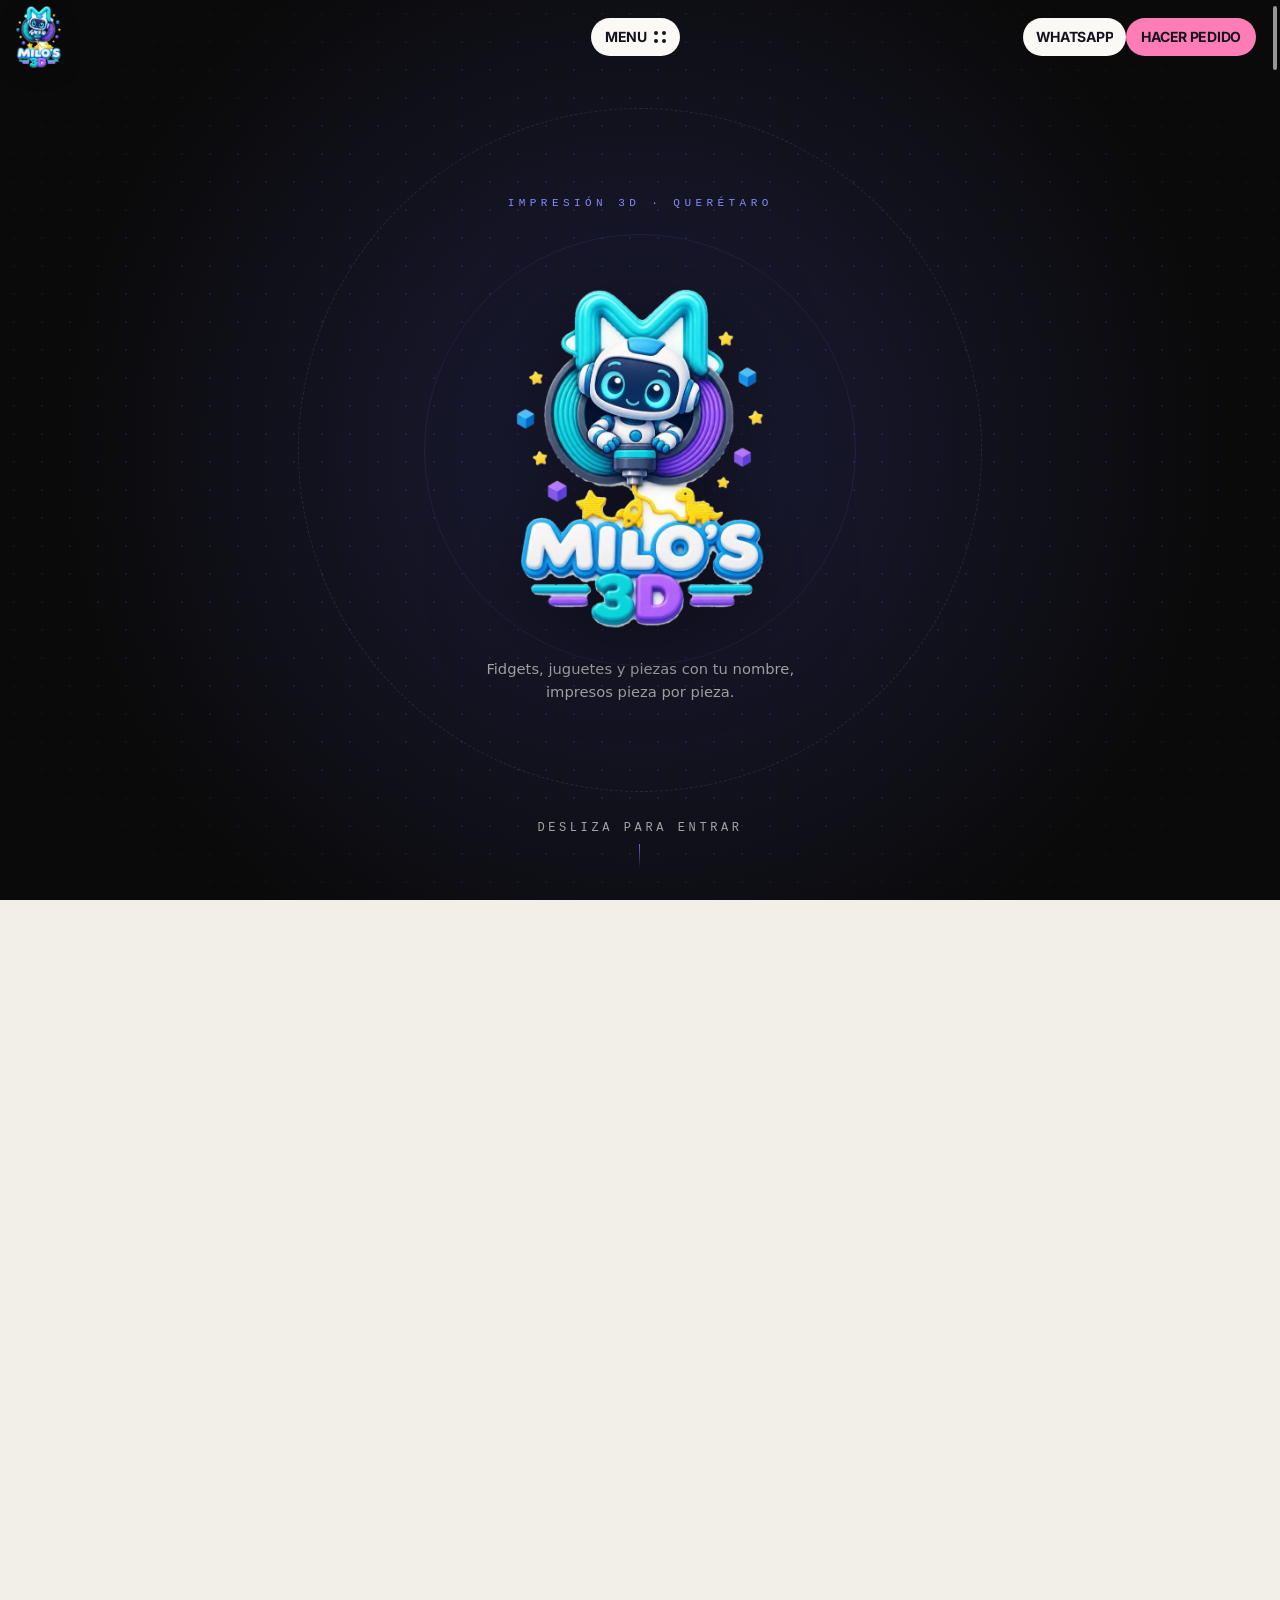
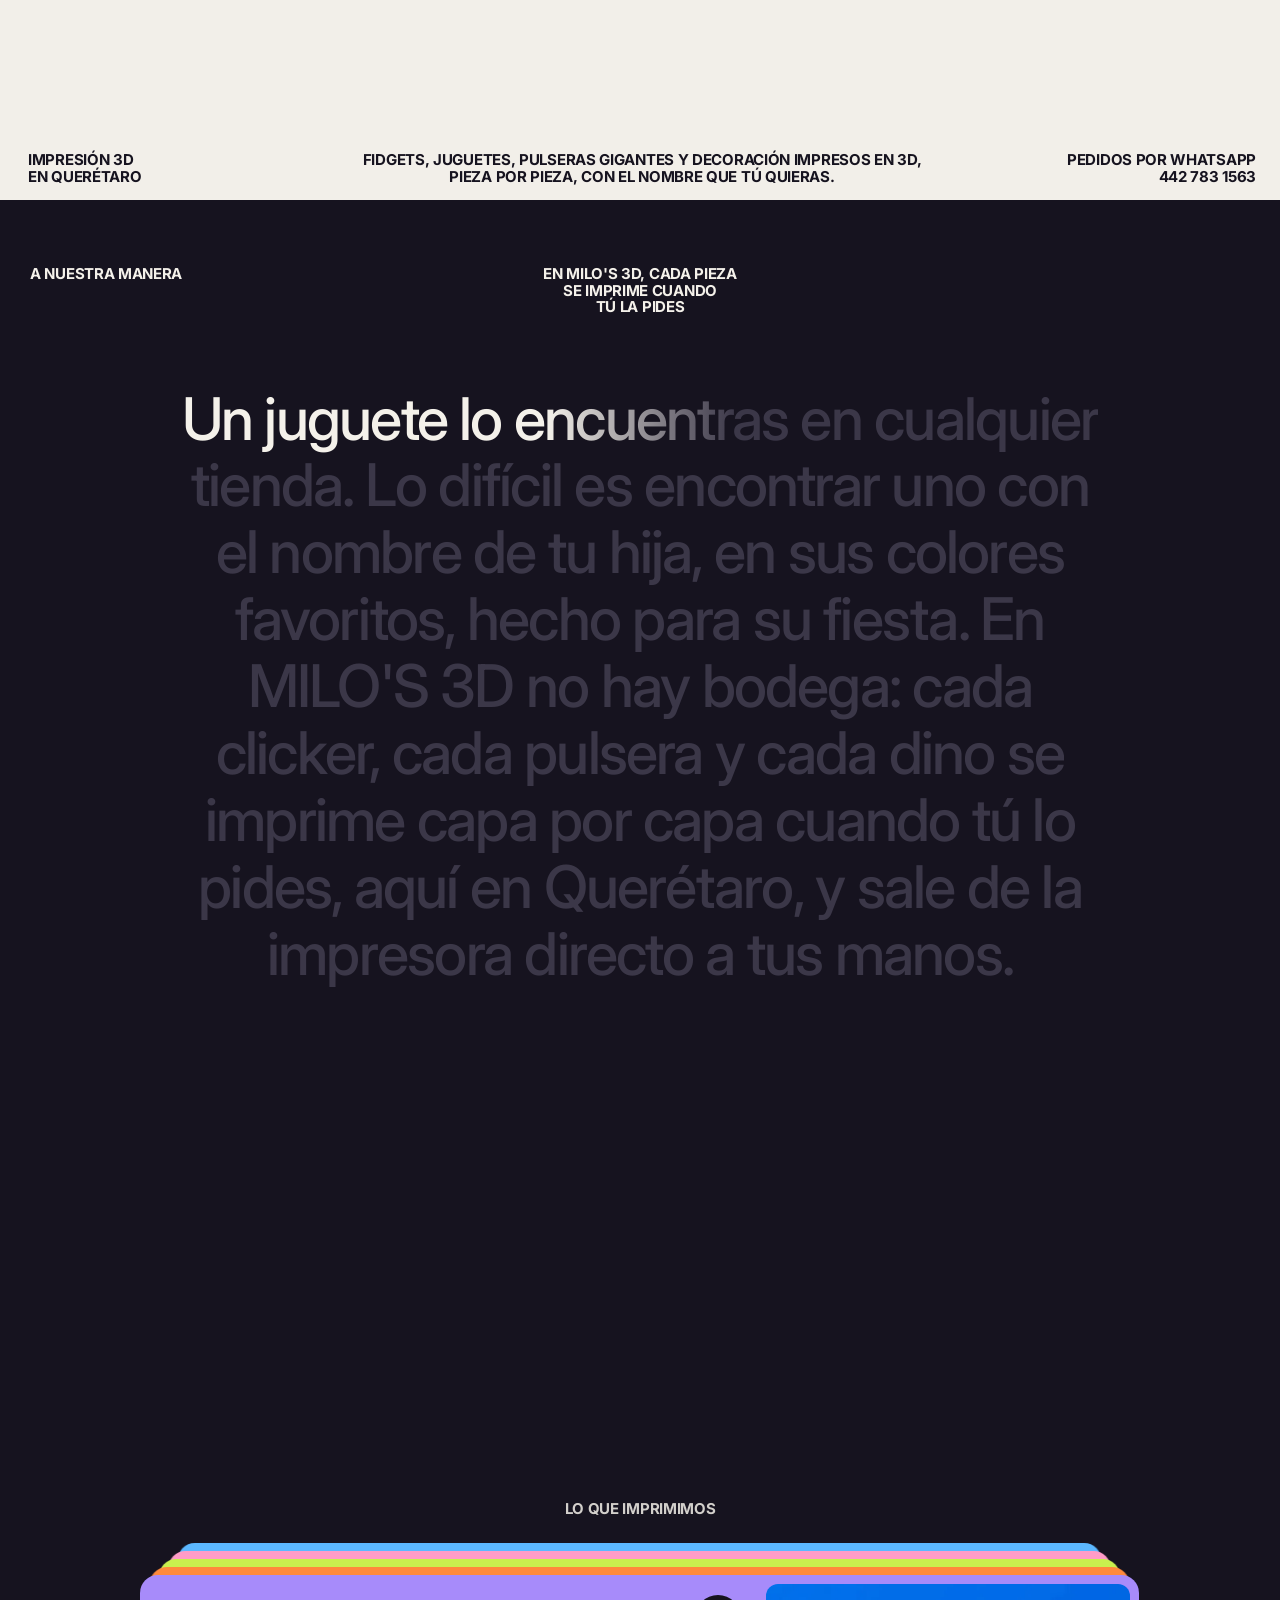
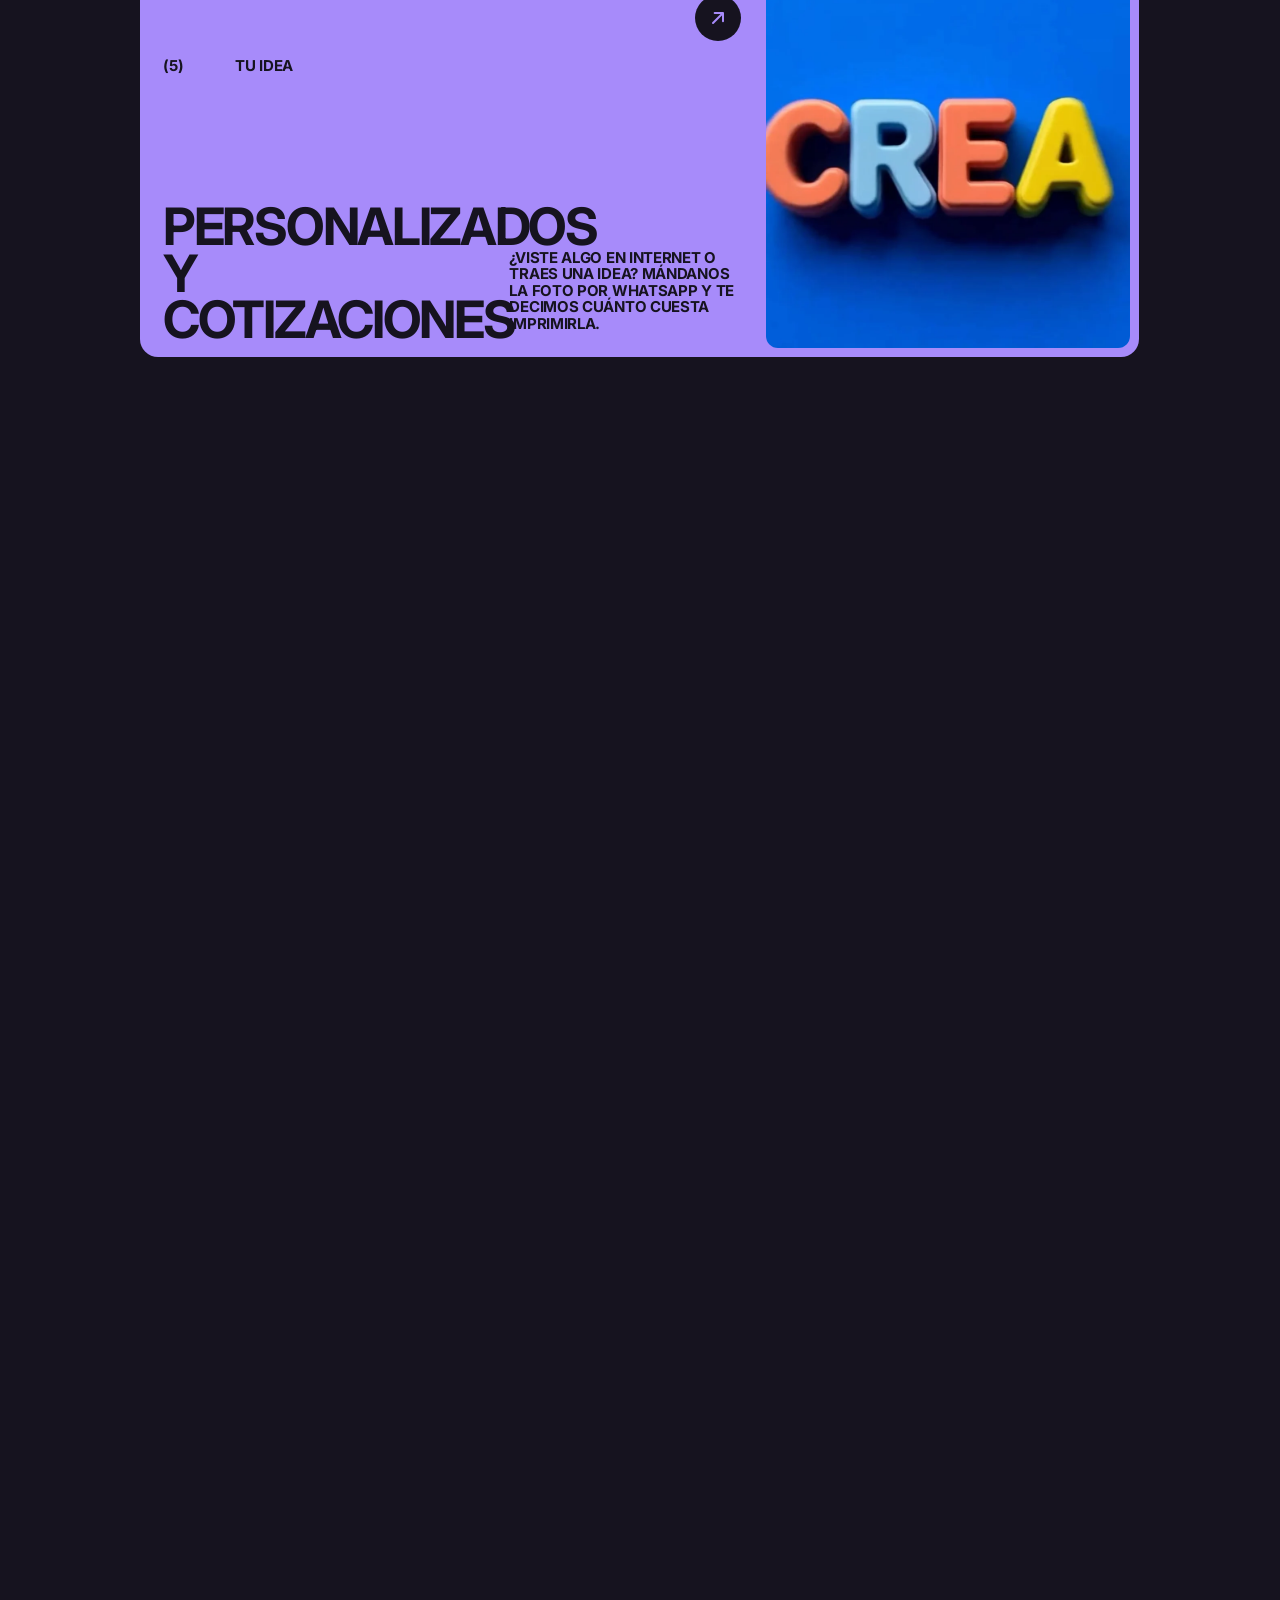
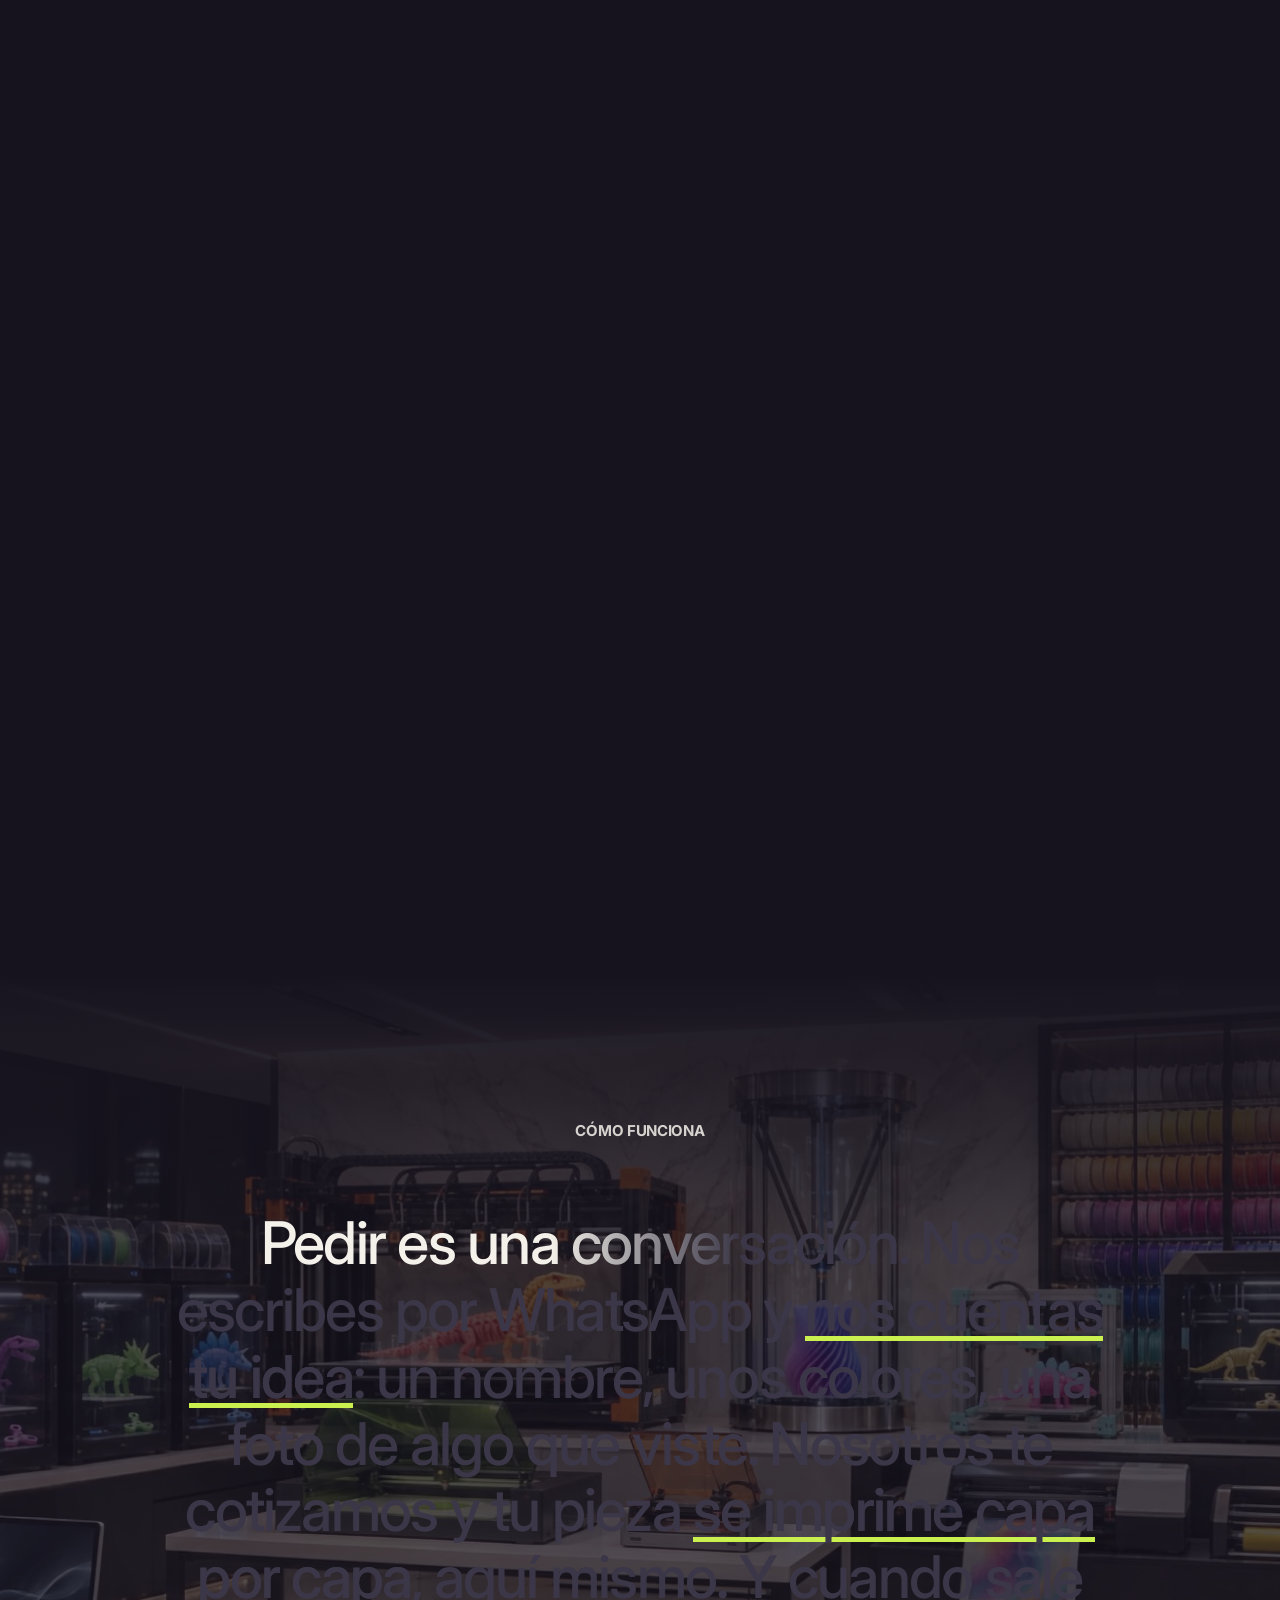
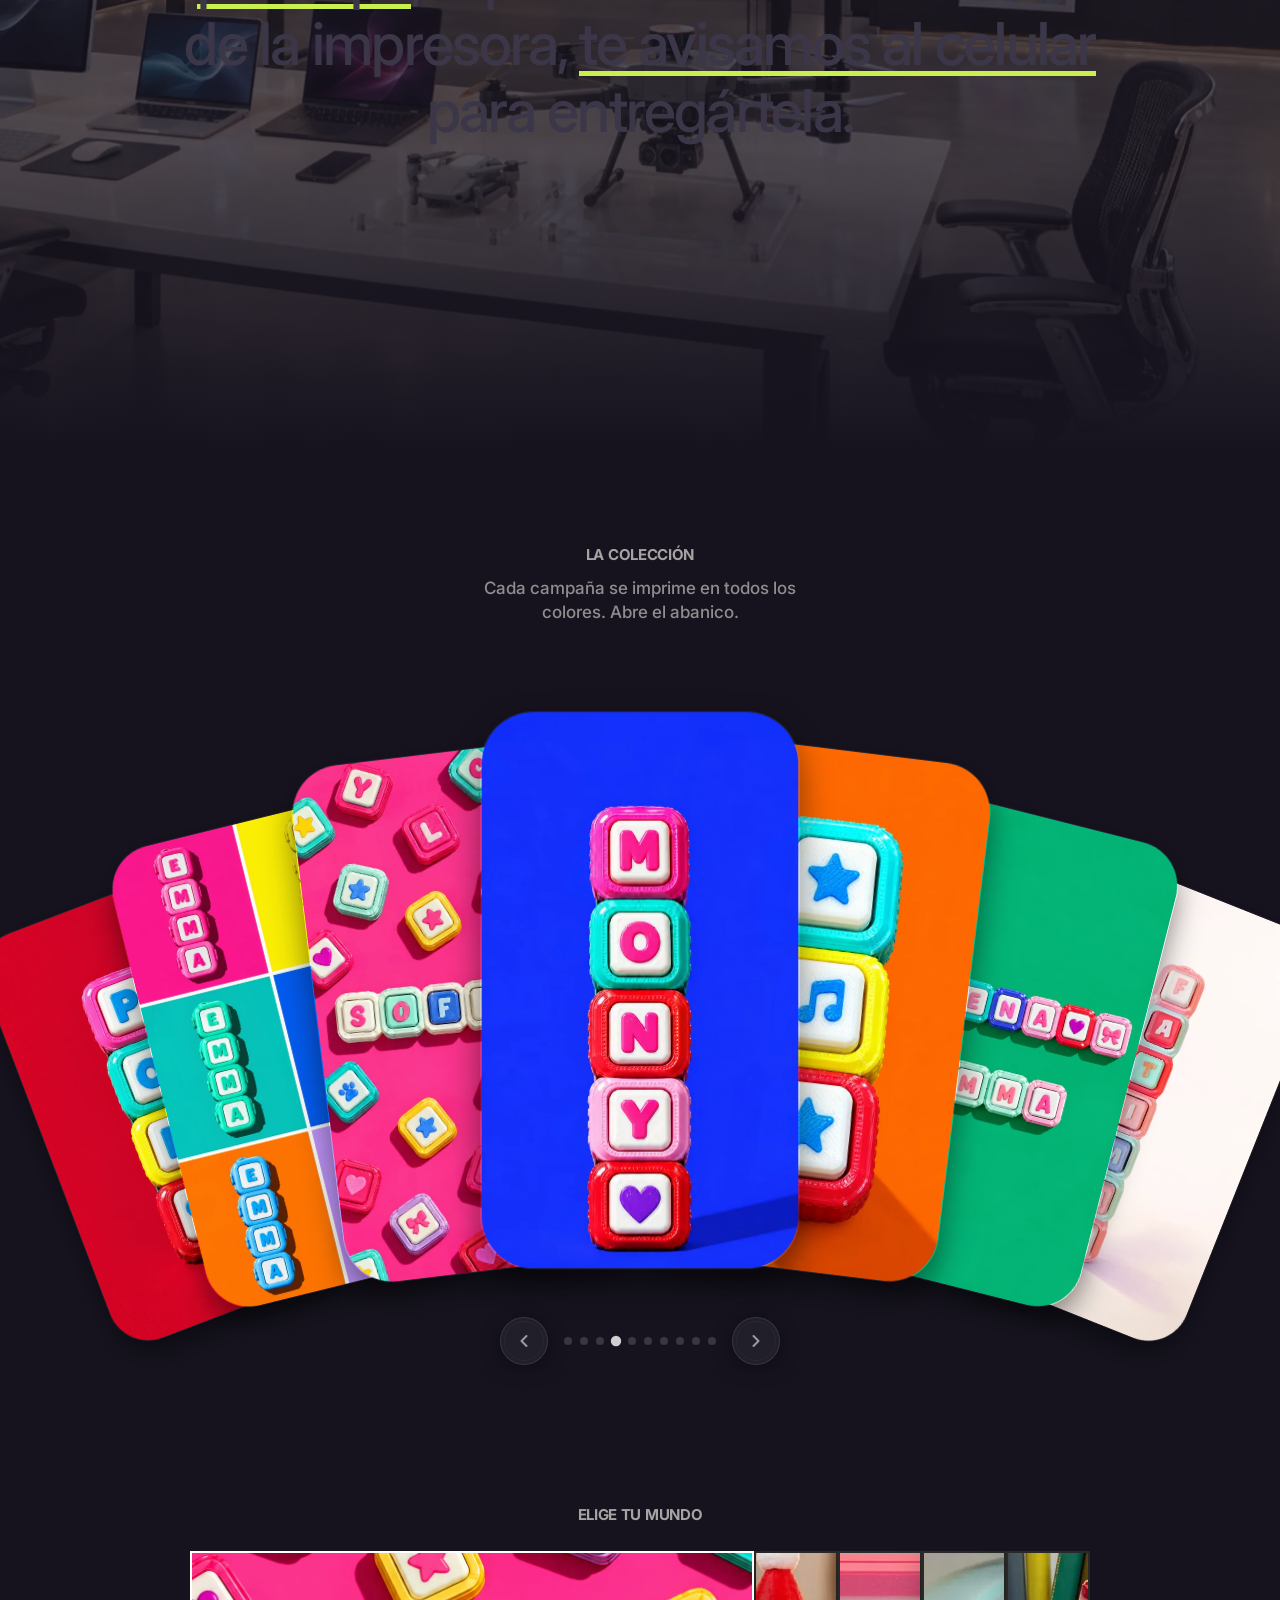
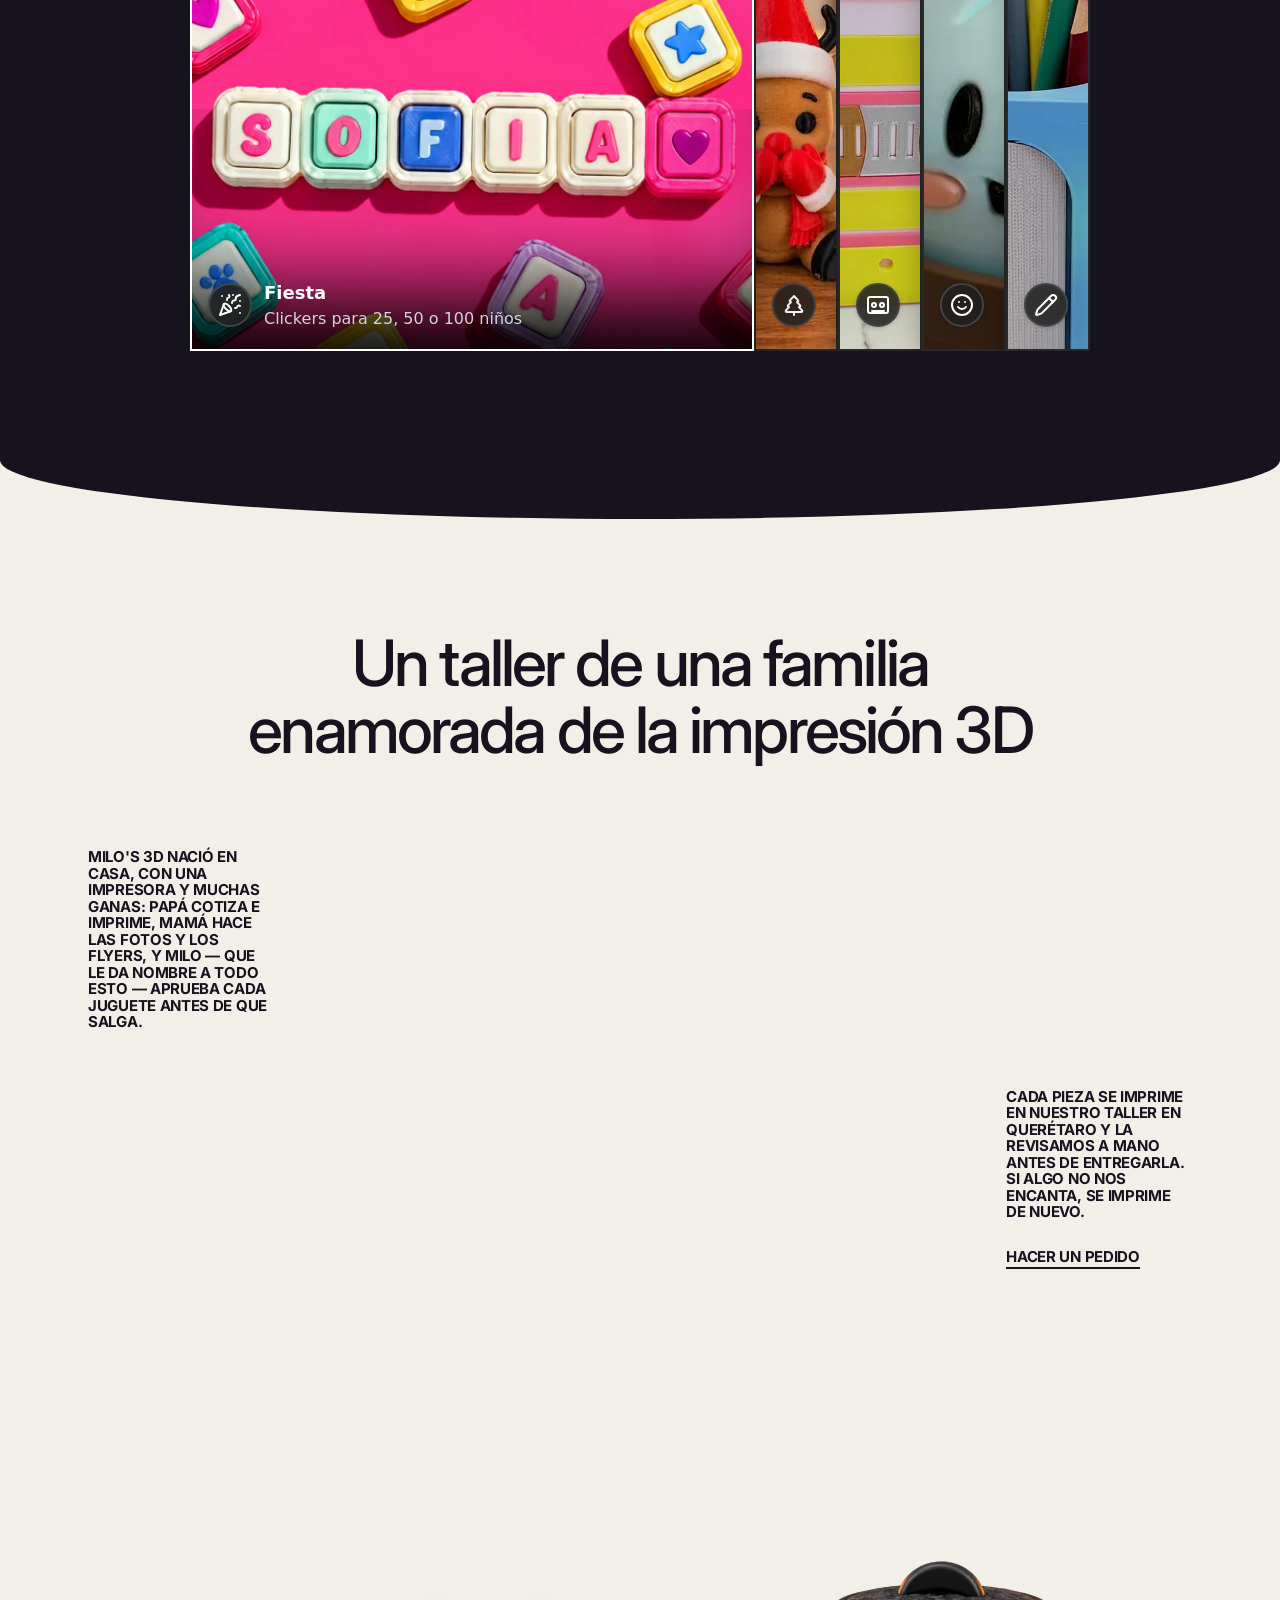
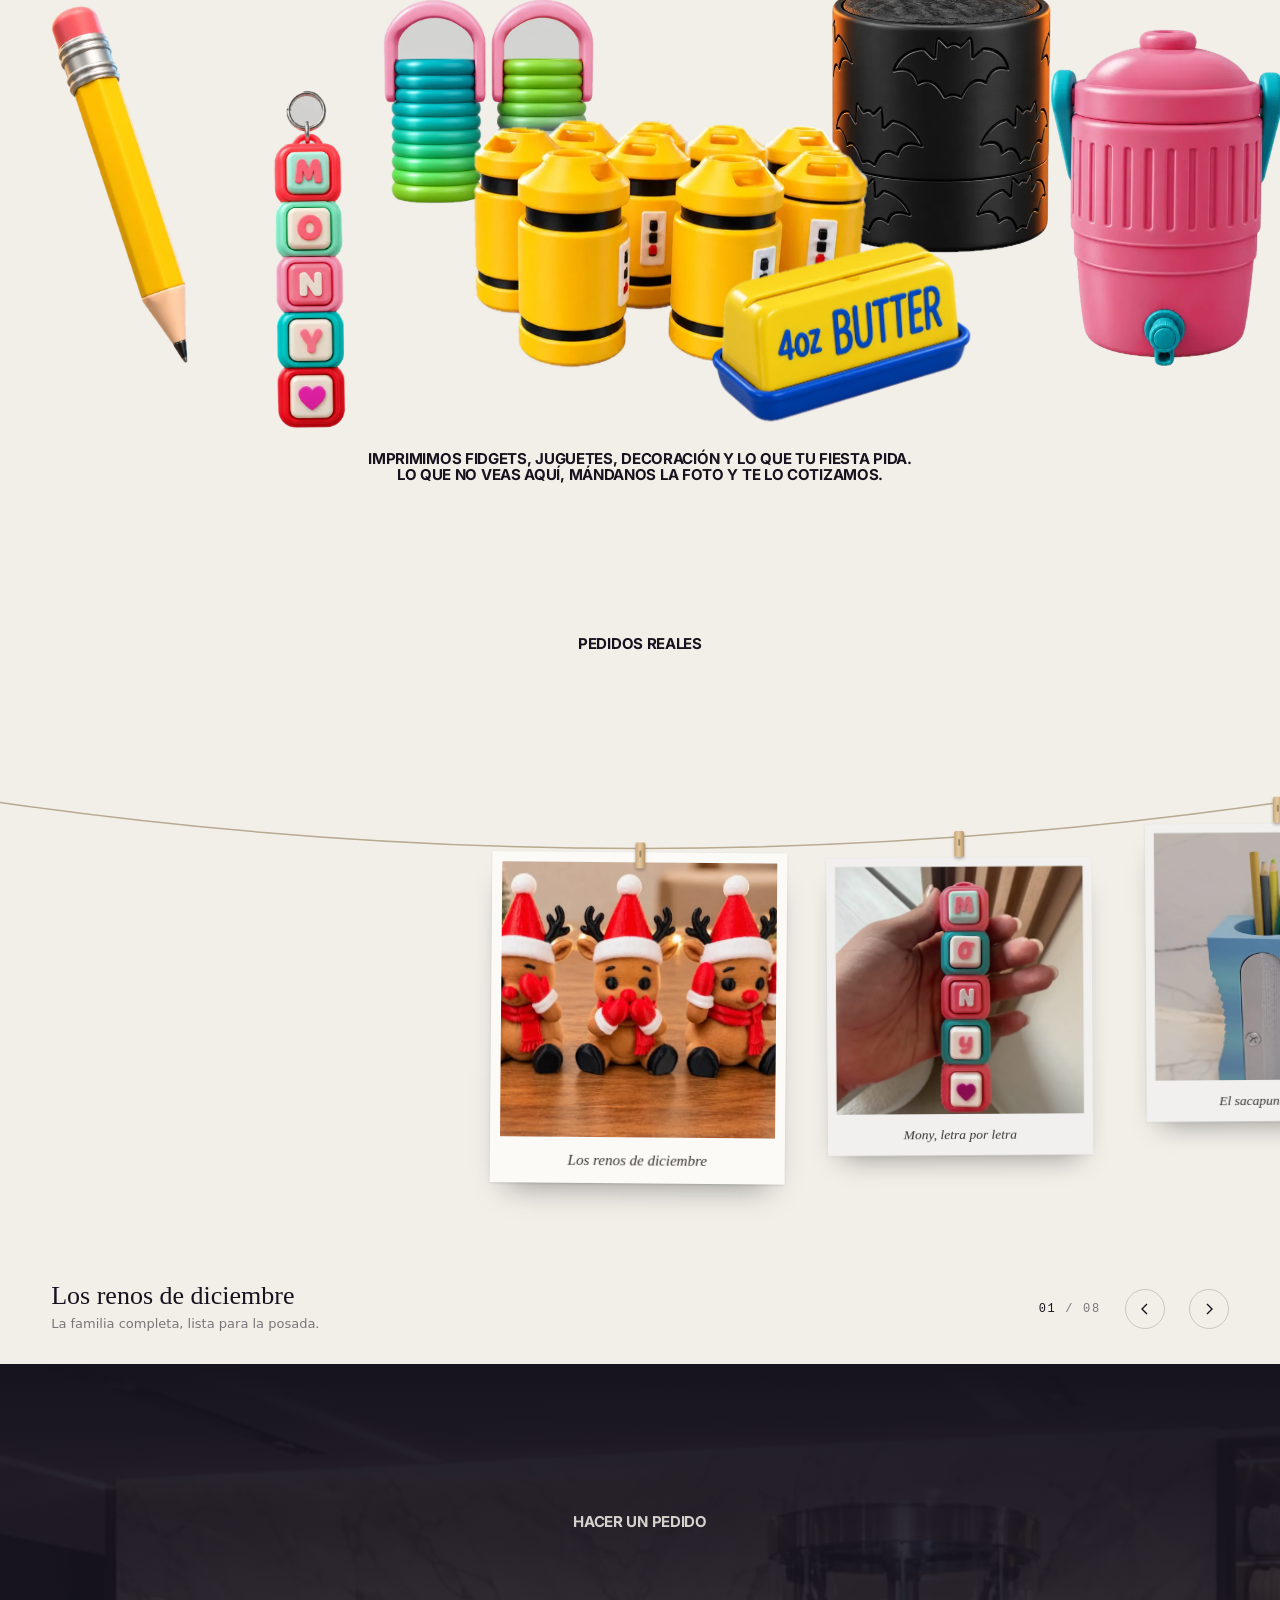
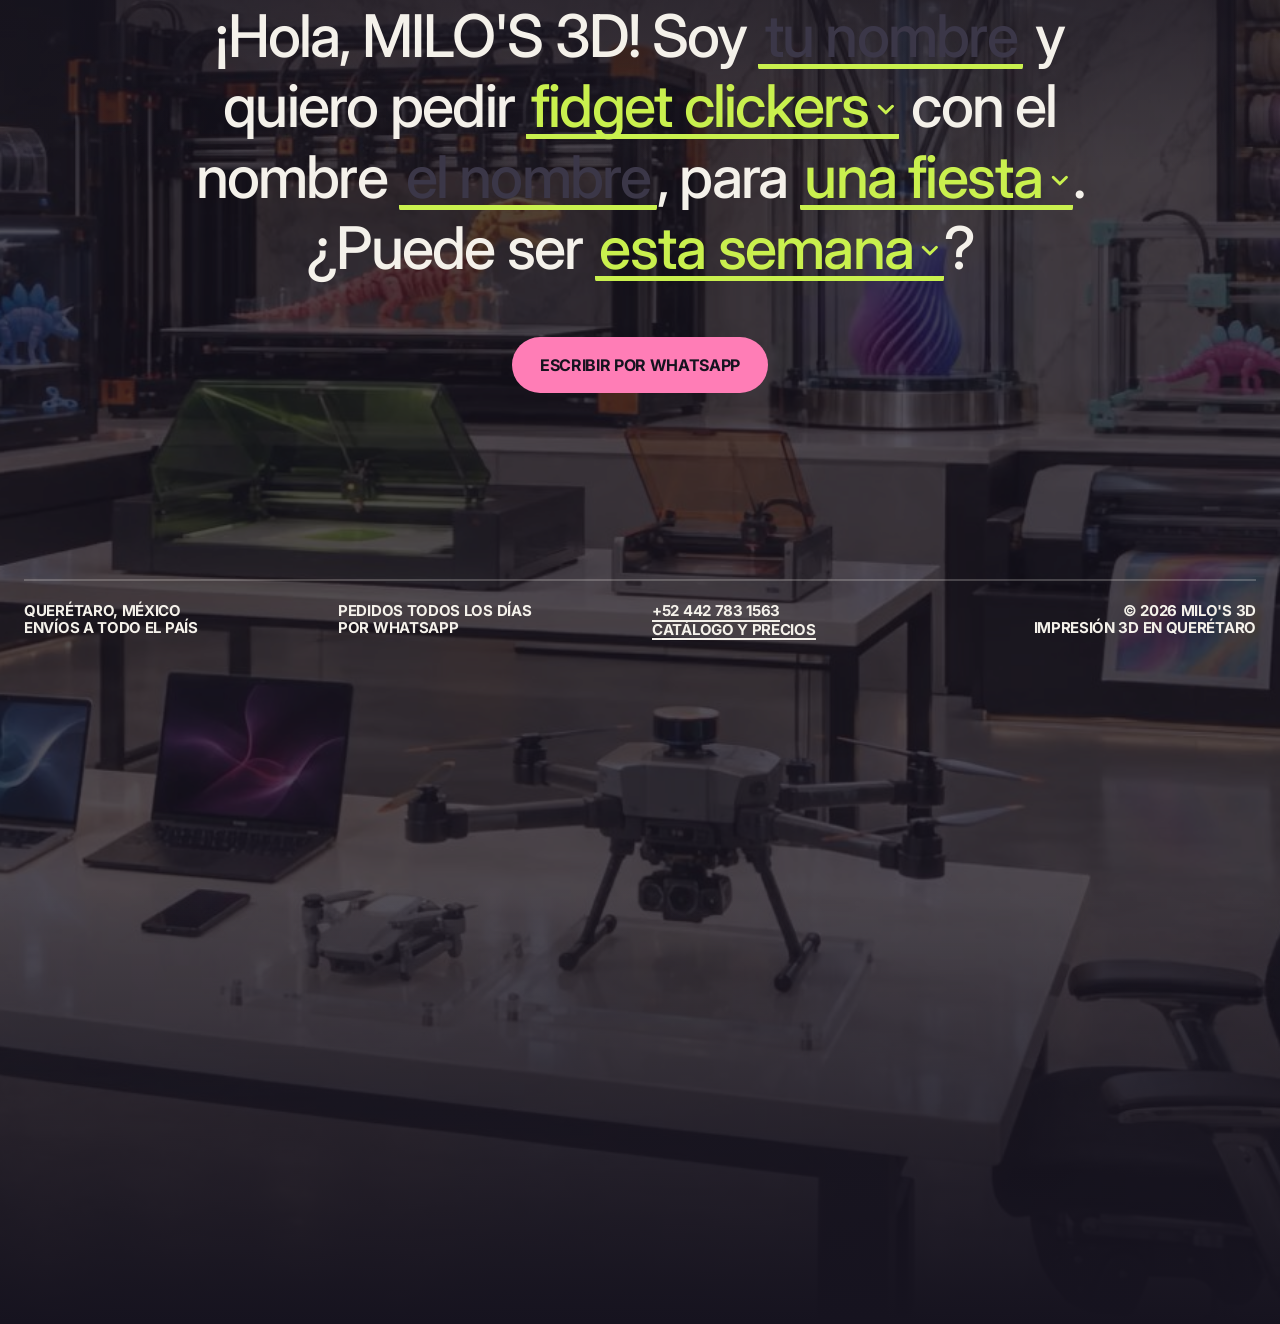
<file: index.html>
<!doctype html>
<html lang="es">
<head>
  <meta charset="utf-8">
  <meta name="viewport" content="width=device-width, initial-scale=1, viewport-fit=cover">
  <title>MILO'S 3D · impresión 3D</title>
  <meta name="description" content="Fidgets, juguetes, pulseras gigantes y decoración impresos en 3D en Querétaro, con el nombre que tú quieras. Pedidos por WhatsApp.">
  <meta name="theme-color" content="#f2efe9">
    <meta property="og:title" content="MILO'S 3D · impresión 3D en Querétaro">
  <meta property="og:description" content="Fidgets, juguetes, pulseras gigantes y decoración impresos en 3D, con el nombre que tú quieras. Pedidos por WhatsApp.">
  <meta property="og:image" content="https://milos3d.com/img/og.jpg">
  <meta property="og:url" content="https://milos3d.com/">
  <meta property="og:type" content="website">
  <meta name="twitter:card" content="summary_large_image">
  <link rel="icon" href="./favicon.png" type="image/png">
  <!-- primera pintura: nunca la página sin estilo. Este script corre antes de cualquier archivo: activa el tema (?tema=)
       y la apertura. Con la apertura activa, lo primero que se pinta es la cortina oscura, que ya está en el HTML; la
       página se arma debajo de ella. Si el JS no carga en 4 s, la cortina se va y la página aparece lista. -->
  <script>
    (function () {
      var r = document.documentElement;
      r.classList.add('js');
      var t = /[?&]tema=(limao|piscina|caramelo)\b/.exec(location.search);
      if (t) r.classList.add('tema-' + t[1]);
      if ('scrollRestoration' in history) history.scrollRestoration = 'manual';
      var reduzido = matchMedia('(prefers-reduced-motion: reduce)').matches;
      if (reduzido) r.classList.add('reduzido');
      var pronto = true; // el acceso animado ahora es el túnel 3D
      if (!pronto) {
        r.classList.add('abertura-on');
        setTimeout(function () { if (!window.__pelu) r.classList.remove('abertura-on'); }, 4000);
      }
    })();
  </script>
  <style>html{--fundo:#f2efe9;--escuro:#16131f;background:var(--fundo)}html.tema-limao{--fundo:#e4e2dd;--escuro:#121416}html.tema-piscina{--fundo:#e6eff2;--escuro:#0d1b36}html.tema-caramelo{--fundo:#f6ecdd;--escuro:#2a150c}body{margin:0}html:not(.assentou) *,html:not(.assentou) :before,html:not(.assentou) :after{transition:none!important}html:not(.assentou) .objetos,html:not(.assentou) .vitrine{opacity:0}.abertura{z-index:90;pointer-events:none;display:none;position:fixed;inset:0;overflow:hidden}.abertura-on .abertura{pointer-events:auto;display:block}.abertura__cortina{width:100%;height:100%;display:block;position:absolute;inset:0}.abertura__cortina path{fill:var(--escuro)}</style>
  <script type="module" crossorigin src="./assets/index-jpPrSYDD.js"></script>
  <link rel="stylesheet" crossorigin href="./assets/index-BsMTIcMA.css">
</head>
<body>
  <!-- la apertura: los objetos desfilan en lo oscuro y la cortina sube en arco (motion/abertura.js) -->
  <div class="abertura" aria-hidden="true">
    <svg class="abertura__cortina" viewBox="0 0 100 100" preserveAspectRatio="none"><path d="M0 0H100V112H0Z"/></svg>
    <div class="abertura__fila"></div>
  </div>
  <header class="nav" data-nav>
  <a class="logo" href="#topo" aria-label="MILO'S 3D, inicio">
    <!-- el símbolo: el robotito Milo (imagen con transparencia) -->
    <img class="logo__simbolo logo__robot" src="./img/logo.webp" alt="" width="40" height="54" decoding="async" draggable="false">
    <span class="sr">MILO'S 3D</span>
  </a>

  <div class="nav__meio">
    <button class="pilula nav__menu" type="button" aria-expanded="false" aria-controls="menu" data-menu-botao>
      <span class="pilula__txt"><span>Menu</span><span aria-hidden="true">Menu</span></span>
      <span class="nav__pontos" aria-hidden="true"><i></i><i></i><i></i><i></i></span>
    </button>
    <nav class="menu" id="menu" aria-label="Secciones" data-menu hidden>
      <ul class="menu__lista">
        <li><a href="#topo">Inicio</a></li>
        <li><a href="#servicos">Lo que imprimimos</a></li>
        <li><a href="#como">Cómo funciona</a></li>
        <li><a href="#casa">La familia</a></li>
        <li><a href="#loja">Tienda</a></li>
        <li><a href="./catalogo.html">Catálogo y precios</a></li>
        <li><a href="#agendar">Pedir</a></li>
      </ul>
      <p class="menu__pe rot">Pedidos todos los días<br>por WhatsApp</p>
    </nav>
  </div>

  <div class="nav__acoes">
    <a class="pilula nav__whats" href="#agendar" data-whats><span class="pilula__txt"><span>WhatsApp</span><span aria-hidden="true">WhatsApp</span></span></a>
    <a class="pilula pilula--cta" href="#agendar"><span class="pilula__txt"><span>Hacer pedido</span><span aria-hidden="true">Hacer pedido</span></span></a>
  </div>
</header>

  <main>
    <!-- El acceso: el túnel 3D en perspectiva (isla React). El scroll atraviesa el túnel entre las piezas de la colección
     y, al final, suelta la página. data-lenis-prevent deja el wheel en manos del túnel. -->
<section class="acceso" id="acceso" data-tema="escuro" data-lenis-prevent>
  <div class="acceso__isla" id="isla-tunel" aria-label="Galería de entrada"></div>
</section>

    <section class="hero" id="topo">
  <!-- el color que toma el fondo cuando un objeto se enciende: un círculo que se abre desde el cursor (motion/cor.js) -->
  <div class="hero__cor" aria-hidden="true"><i data-cor-a></i><i data-cor-b></i></div>

  <div class="hero__pe">
    <p class="rot hero__pe-e">Impresión 3D<br>en Querétaro</p>
    <h1 class="rot hero__frase">Fidgets, juguetes, pulseras gigantes y decoración impresos en 3D, <br>pieza por pieza, con el nombre que tú quieras.</h1>
    <p class="rot hero__pe-d">Pedidos por WhatsApp<br>442 783 1563</p>
  </div>
</section>

    <section class="manifesto" id="jeito" data-cena data-tema="escuro">
  <p class="rot manifesto__selo">A nuestra manera</p>
  <p class="rot manifesto__chamada">En MILO'S 3D, cada pieza<br>se imprime cuando<br>tú la pides</p>
  <!-- el texto se enciende letra por letra a medida que pasa por la altura de lectura (motion/acende.js) -->
  <p class="manifesto__texto" data-acende><span class="acende__t">Un juguete lo encuentras en cualquier tienda. Lo difícil es encontrar uno con el nombre de tu hija, en sus colores favoritos, hecho para su fiesta. En MILO'S 3D no hay bodega: cada clicker, cada pulsera y cada dino se imprime capa por capa cuando tú lo pides, aquí en Querétaro, y sale de la impresora directo a tus manos.</span></p>
</section>

    <!-- Lo que imprimimos: el rótulo y la pila quedan fijos en la pantalla mientras las cinco tarjetas entran, una de cada
     lado, y se asientan unas sobre otras (motion/pilha.js). Cada tarjeta tiene el color de la categoría, el mismo que su
     objeto enciende en el hero. data-lado: de qué lado entra la tarjeta (-1 izquierda, 1 derecha). El id es el destino
     del clic en el objeto del hero. -->
<section class="servicos" id="servicos" data-cena data-tema="escuro">
  <div class="servicos__palco">
    <h2 class="rot servicos__rotulo">Lo que imprimimos</h2>
    <div class="pilha" data-pilha>
      <article class="cartao" id="fidgets" data-lado="-1" style="--cor: var(--pop-1)">
        <p class="rot cartao__topo"><span>(1)</span><span>Anti-estrés</span></p>
        <h3 class="cartao__titulo">Fidgets<br>y clickers</h3>
        <p class="rot cartao__texto">Cubos clicker con letras para armar nombres, spinners y bolas anti-estrés. El recuerdo que todos quieren en una fiesta.</p>
        <a class="cartao__ir" href="#agendar" data-servico="fidget clickers" aria-label="Pedir fidget clickers"><svg viewBox="0 0 24 24" aria-hidden="true"><path d="M6 18 18 6M8 6h10v10"/></svg></a>
        <figure class="cartao__foto"><img src="./img/fotos/fidgets.webp" alt="Decenas de cubos clicker de colores regados sobre un fondo rosa, con el nombre SOFIA armado al centro" loading="lazy" decoding="async" width="900" height="900"></figure>
      </article>
      <article class="cartao" id="pulseras" data-lado="1" style="--cor: var(--pop-5)">
        <p class="rot cartao__topo"><span>(2)</span><span>Personalizadas</span></p>
        <h3 class="cartao__titulo">Pulseras<br>gigantes</h3>
        <p class="rot cartao__texto">Elige las letras, las figuras y los colores: cada pulsera se arma pieza por pieza con el nombre que tú digas.</p>
        <a class="cartao__ir" href="#agendar" data-servico="una pulsera gigante" aria-label="Pedir una pulsera gigante"><svg viewBox="0 0 24 24" aria-hidden="true"><path d="M6 18 18 6M8 6h10v10"/></svg></a>
        <figure class="cartao__foto"><img src="./img/fotos/pulseras.webp" alt="Pulsera gigante con el nombre DANIELA en letras de colores y dijes de personajes sobre fondo turquesa" loading="lazy" decoding="async" width="900" height="900"></figure>
      </article>
      <article class="cartao" id="juguetes" data-lado="-1" style="--cor: var(--pop-3)">
        <p class="rot cartao__topo"><span>(3)</span><span>Para jugar</span></p>
        <h3 class="cartao__titulo">Juguetes<br>y squishys</h3>
        <p class="rot cartao__texto">Dinos articulados, mochis kawaii y juguetes que salen de la impresora listos para jugar, sin armar nada.</p>
        <a class="cartao__ir" href="#agendar" data-servico="un juguete" aria-label="Pedir un juguete"><svg viewBox="0 0 24 24" aria-hidden="true"><path d="M6 18 18 6M8 6h10v10"/></svg></a>
        <figure class="cartao__foto"><img src="./img/fotos/juguetes.webp" alt="Dinosaurio articulado verde con su balón de fútbol, impreso en 3D" loading="lazy" decoding="async" width="900" height="900"></figure>
      </article>
      <article class="cartao" id="temporada" data-lado="1" style="--cor: var(--pop-6)">
        <p class="rot cartao__topo"><span>(4)</span><span>Temporada</span></p>
        <h3 class="cartao__titulo">Decoración<br>y fiestas</h3>
        <p class="rot cartao__texto">Renos para Navidad, botes para Halloween y paquetes para 25, 50 o 100 niños. Tu evento, en tus colores.</p>
        <a class="cartao__ir" href="#agendar" data-servico="decoración de temporada" aria-label="Pedir decoración de temporada"><svg viewBox="0 0 24 24" aria-hidden="true"><path d="M6 18 18 6M8 6h10v10"/></svg></a>
        <figure class="cartao__foto"><img src="./img/fotos/temporada.webp" alt="Tres renos navideños con gorro de Santa impresos en 3D sobre una mesa con luces de fondo" loading="lazy" decoding="async" width="900" height="900"></figure>
      </article>
      <article class="cartao" id="personalizados" data-lado="-1" style="--cor: var(--pop-4)">
        <p class="rot cartao__topo"><span>(5)</span><span>Tu idea</span></p>
        <h3 class="cartao__titulo">Personalizados<br>y cotizaciones</h3>
        <p class="rot cartao__texto">¿Viste algo en internet o traes una idea? Mándanos la foto por WhatsApp y te decimos cuánto cuesta imprimirla.</p>
        <a class="cartao__ir" href="#agendar" data-servico="una pieza personalizada" aria-label="Cotizar una pieza personalizada"><svg viewBox="0 0 24 24" aria-hidden="true"><path d="M6 18 18 6M8 6h10v10"/></svg></a>
        <figure class="cartao__foto"><img src="./img/fotos/personalizados.webp" alt="Letras 3D de colores formando la palabra CREA sobre fondo azul" loading="lazy" decoding="async" width="900" height="900"></figure>
      </article>
    </div>
  </div>
</section>

    <!-- Cómo funciona: otro párrafo que se enciende con la lectura, con tres fragmentos subrayados. Pasar el mouse por un
     fragmento (o enfocarlo, o tocarlo) llena el subrayado como resaltador y abre su pila de imágenes (motion/trechos.js).
     data-trecho conecta el fragmento con la pila (data-pilha-de). -->
<section class="como" id="como" data-cena data-tema="escuro">
  <!-- el taller de verdad, muy atenuado, respirando detrás del texto -->
  <div class="fondo-video" aria-hidden="true">
    <video src="./img/taller.mp4" poster="./img/taller.jpg" autoplay muted loop playsinline preload="metadata" tabindex="-1"></video>
  </div>
  <h2 class="rot como__rotulo">Cómo funciona</h2>
  <p class="como__texto" data-acende><span class="acende__t">Pedir es una conversación. Nos escribes por WhatsApp y <span class="trecho" data-trecho="idea" tabindex="0">nos cuentas tu idea</span>: un nombre, unos colores, una foto de algo que viste. Nosotros te cotizamos y tu pieza <span class="trecho" data-trecho="impresion" tabindex="0">se imprime capa por capa</span>, aquí mismo. Y cuando sale de la impresora, <span class="trecho" data-trecho="listo" tabindex="0">te avisamos al celular</span> para entregártela.</span></p>

  <div class="tpilha" data-pilha-de="idea" aria-hidden="true">
    <figure class="tp tp--foto"><img src="./img/fotos/idea.webp" alt="" loading="lazy" decoding="async" width="900" height="675"></figure>
    <div class="tp tp--ficha">
      <p class="rot tp__cab"><span>Pedido</span><span>N.º 0091</span></p>
      <p class="tp__nome">Paula</p>
      <p class="tp__sub">Pulsera gigante · 5 letras</p>
      <ul class="tp__notas">
        <li>Rosa mexicano y menta</li>
        <li>Con estrella y corazón</li>
        <li>Para el sábado</li>
      </ul>
    </div>
  </div>
  <div class="tpilha" data-pilha-de="impresion" aria-hidden="true">
    <figure class="tp tp--foto"><img src="./img/fotos/impresion.webp" alt="" loading="lazy" decoding="async" width="900" height="675"></figure>
    <figure class="tp tp--foto"><img src="./img/fotos/fidgets.webp" alt="" loading="lazy" decoding="async" width="900" height="900"></figure>
  </div>
  <div class="tpilha" data-pilha-de="listo" aria-hidden="true">
    <figure class="tp tp--foto"><img src="./img/fotos/listo.webp" alt="" loading="lazy" decoding="async" width="900" height="675"></figure>
    <div class="tp tp--aviso">
      <p class="rot tp__cab"><span>MILO'S 3D</span><span>ahora</span></p>
      <p class="tp__msg">¡Tu pedido ya está listo! 🤖 Quedó precioso, ¿cuándo pasas por él?</p>
    </div>
  </div>
</section>

    <!-- La colección: el abanico de tarjetas (isla React) y, debajo, el selector de mundos (isla React). -->
<section class="galeria" id="galeria" data-cena data-tema="escuro">
  <h2 class="rot galeria__rotulo">La colección</h2>
  <p class="galeria__frase">Cada campaña se imprime en todos los colores. Abre el abanico.</p>
  <div class="galeria__isla" id="isla-abanico"></div>
  <h3 class="rot galeria__rotulo galeria__rotulo--sel">Elige tu mundo</h3>
  <div class="galeria__sel" id="isla-selector"></div>
</section>

    <!-- La familia: la sección clara, con el borde de arriba en arco. El robotito Milo, enorme, sigue por detrás de la
     fila de objetos de la tienda (la sección siguiente sube por encima del pie de la imagen). -->
<section class="casa" id="casa" data-cena>
  <div class="casa__cor" aria-hidden="true"><i data-cor-a></i><i data-cor-b></i></div>
  <h2 class="casa__titulo">Un taller de una familia <br>enamorada de la impresión 3D</h2>
  <div class="casa__meio">
    <p class="rot casa__e">MILO'S 3D nació en casa, con una impresora y muchas ganas: papá cotiza e imprime, mamá hace las fotos y los flyers, y Milo — que le da nombre a todo esto — aprueba cada juguete antes de que salga.</p>
    <figure class="casa__foto">
      <img src="./img/donas.webp" srcset="./img/donas-p.webp 749w, ./img/donas.webp 1294w" sizes="(max-width: 760px) 96vw, 56vw" width="1294" height="1900" alt="Milo, el robotito azul y morado de MILO'S 3D, con su M gigante y sus estrellas" loading="lazy" decoding="async">
    </figure>
    <div class="casa__d">
      <p class="rot">Cada pieza se imprime en nuestro taller en Querétaro y la revisamos a mano antes de entregarla. Si algo no nos encanta, se imprime de nuevo.</p>
      <a class="rot sub" href="#agendar">Hacer un pedido</a>
    </div>
  </div>
</section>

    <!-- La tienda: segunda fila de objetos, con el mismo hover de color del hero. Sube por encima del pie del retrato.
     Los objetos siguen el diseño del hero (--dx, --dy, --h desde el centro de la vitrina; --mdx, --mdy, --mh
     en vertical). -->
<section class="loja" id="loja" data-cena>
  <div class="loja__cor" aria-hidden="true"><i data-cor-a></i><i data-cor-b></i></div>
  <div class="vitrine" data-vitrine>
    <button class="obj" type="button" data-obj="lapiz" data-rotulo="Lápiz|gigante" data-cor="3" data-prof="10"
      style="--dx:-585; --dy:-6; --h:400; --ar:0.4004; --z:2; --mdx:-132; --mdy:-78; --mh:200">
      <img src="./img/objetos/lapiz.webp" srcset="./img/objetos/lapiz-p.webp 224w, ./img/objetos/lapiz.webp 370w" sizes="(max-width: 760px) 32vw, 18vw" alt="" loading="lazy" decoding="async" draggable="false">
      <span class="sr">Lápiz gigante</span>
    </button>
    <button class="obj" type="button" data-obj="llavero" data-rotulo="Llaveros|con nombre" data-cor="1" data-prof="16"
      style="--dx:-372; --dy:86; --h:380; --ar:0.2028; --z:3; --mdx:-18; --mdy:-158; --mh:180">
      <img src="./img/objetos/llavero.webp" srcset="./img/objetos/llavero-p.webp 114w, ./img/objetos/llavero.webp 191w" sizes="(max-width: 760px) 34vw, 19vw" alt="" loading="lazy" decoding="async" draggable="false">
      <span class="sr">Llaveros con nombre</span>
    </button>
    <button class="obj" type="button" data-obj="slinky" data-rotulo="Slinkys" data-cor="6" data-prof="12"
      style="--dx:-170; --dy:-92; --h:230; --ar:1.0275; --z:2; --mdx:-108; --mdy:104; --mh:112">
      <img src="./img/objetos/slinky.webp" srcset="./img/objetos/slinky-p.webp 560w" sizes="(max-width: 760px) 36vw, 19vw" alt="" loading="lazy" decoding="async" draggable="false">
      <span class="sr">Slinkys</span>
    </button>
    <button class="obj" type="button" data-obj="crayolas" data-rotulo="Porta-|crayolas" data-cor="4" data-prof="20"
      style="--dx:34; --dy:62; --h:280; --ar:1.589; --z:4; --mdx:6; --mdy:10; --mh:140">
      <img src="./img/objetos/crayolas.webp" srcset="./img/objetos/crayolas-p.webp 560w, ./img/objetos/crayolas.webp 607w" sizes="(max-width: 760px) 38vw, 20vw" alt="" loading="lazy" decoding="async" draggable="false">
      <span class="sr">Portacrayolas</span>
    </button>
    <button class="obj" type="button" data-obj="mantequilla" data-rotulo="Para tu|cocina" data-cor="5" data-prof="26"
      style="--dx:226; --dy:162; --h:200; --ar:1.4554; --z:5; --mdx:128; --mdy:48; --mh:100">
      <img src="./img/objetos/mantequilla.webp" srcset="./img/objetos/mantequilla-p.webp 560w, ./img/objetos/mantequilla.webp 652w" sizes="(max-width: 760px) 30vw, 15vw" alt="" loading="lazy" decoding="async" draggable="false">
      <span class="sr">Para tu cocina</span>
    </button>
    <button class="obj" type="button" data-obj="bote" data-rotulo="Edición|Halloween" data-cor="1" data-prof="14"
      style="--dx:338; --dy:-84; --h:330; --ar:0.7453; --z:3; --mdx:122; --mdy:-116; --mh:176">
      <img src="./img/objetos/bote.webp" srcset="./img/objetos/bote-p.webp 417w, ./img/objetos/bote.webp 474w" sizes="(max-width: 760px) 34vw, 18vw" alt="" loading="lazy" decoding="async" draggable="false">
      <span class="sr">Edición Halloween</span>
    </button>
    <button class="obj" type="button" data-obj="jarra" data-rotulo="Jarras y|termos" data-cor="2" data-prof="9"
      style="--dx:592; --dy:14; --h:380; --ar:0.6898; --z:4; --mdx:120; --mdy:168; --mh:160">
      <img src="./img/objetos/jarra.webp" srcset="./img/objetos/jarra-p.webp 386w, ./img/objetos/jarra.webp 487w" sizes="(max-width: 760px) 28vw, 17vw" alt="" loading="lazy" decoding="async" draggable="false">
      <span class="sr">Jarras y termos</span>
    </button>
  </div>
  <p class="rot loja__pe">Imprimimos fidgets, juguetes, decoración y lo que tu fiesta pida. <br>Lo que no veas aquí, mándanos la foto y te lo cotizamos.</p>
</section>

    <!-- Pedidos reales: el tendedero de polaroids (isla React), sobre la sección clara. -->
<section class="momentos" id="momentos" data-cena>
  <h2 class="rot momentos__rotulo">Pedidos reales</h2>
  <div class="momentos__isla" id="isla-polaroid"></div>
</section>

    <!-- Pedir: el cierre. El pedido es una frase con espacios en blanco, en la misma letra de los párrafos de la página;
     enviar abre el WhatsApp del negocio con la frase lista (motion/agendar.js; el número está en src/config.js). -->
<section class="agendar" id="agendar" data-cena data-fecho data-tema="escuro">
  <!-- el taller de fondo, igual que en "cómo funciona" -->
  <div class="fondo-video" aria-hidden="true">
    <video src="./img/taller.mp4" poster="./img/taller.jpg" autoplay muted loop playsinline preload="metadata" tabindex="-1"></video>
  </div>
  <h2 class="rot agendar__rotulo">Hacer un pedido</h2>
  <form class="recado" data-recado novalidate>
    <p class="recado__frase">
      ¡Hola, MILO'S 3D! Soy
      <label class="campo"><span class="sr">Tu nombre</span><input type="text" name="nome" placeholder="tu nombre" autocomplete="given-name" autocapitalize="words" enterkeyhint="next" required></label>
      y quiero pedir
      <label class="campo campo--escolha"><span class="sr">Qué quieres pedir</span><select name="servico">
        <option>fidget clickers</option>
        <option>una pulsera gigante</option>
        <option>un juguete</option>
        <option>decoración de temporada</option>
        <option>una pieza personalizada</option>
      </select></label>
      con el nombre
      <label class="campo"><span class="sr">El nombre que llevará la pieza</span><input type="text" name="bicho" placeholder="el nombre" autocapitalize="words" enterkeyhint="done" required></label>,
      para
      <label class="campo campo--escolha"><span class="sr">Para qué ocasión</span><select name="especie">
        <option>una fiesta</option>
        <option>un regalo</option>
        <option>mi colección</option>
        <option>mi negocio</option>
      </select></label>.
      ¿Puede ser
      <label class="campo campo--escolha"><span class="sr">Cuándo</span><select name="quando">
        <option>esta semana</option>
        <option>la próxima semana</option>
        <option>el fin de semana</option>
        <option>cuando haya lugar</option>
      </select></label>?
    </p>
    <div class="recado__pe">
      <button class="pilula pilula--cta recado__enviar" type="submit"><span class="pilula__txt"><span>Escribir por WhatsApp</span><span aria-hidden="true">Escribir por WhatsApp</span></span></button>
      <p class="rot recado__aviso" role="status" aria-live="polite"></p>
    </div>
  </form>

  <footer class="rodape">
    <p class="rot">Querétaro, México<br>envíos a todo el país</p>
    <p class="rot">Pedidos todos los días<br>por WhatsApp</p>
    <p class="rot"><a class="sub" href="#agendar" data-whats>+52 442 783 1563</a><br><a class="sub" href="./catalogo.html">Catálogo y precios</a></p>
    <p class="rot rodape__marca">© 2026 MILO'S 3D<br>Impresión 3D en Querétaro</p>
  </footer>
  <!-- el último bloque de la página: aquí la fila de objetos del hero vuelve por los lados y cierra la página como
       empezó (motion/objetos.js) -->
  <div class="volta" data-volta aria-hidden="true"></div>
</section>

  </main>
  <!-- Los objetos del hero: una capa fija a la pantalla, encima de la página. Cada uno es un producto de MILO'S 3D.
     Posición en el hero en unidades del diseño (1440 × 824), desde el centro de la pantalla: --dx, --dy y la altura --h
     (en el celular, 390 × 760: --mdx, --mdy, --mh). --ar es la proporción de la imagen (ancho ÷ alto).
     Al desplazarse, cada uno sale por un lado (data-lado) hasta la altura --ey (--mey en el celular).
     data-rotulo es el texto del rótulo del cursor ("|" corta la línea); data-cor, el color que toma el fondo (--pop-N);
     data-vai, la tarjeta de servicio a la que lleva el clic. -->
<div class="objetos" data-objetos>
  <button class="obj" type="button" data-obj="squspi" data-vai="fidgets" data-rotulo="Spinners|anti-estrés" data-cor="2" data-lado="-1" data-prof="10"
    style="--dx:-362; --dy:-112; --h:240; --ar:0.9466; --ey:-100; --z:1; --mdx:-121; --mdy:-220; --mh:120; --mey:-90">
    <img src="./img/objetos/squspi.webp" srcset="./img/objetos/squspi-p.webp 443w" sizes="(max-width: 760px) 34vw, 19vw" alt="" decoding="async" draggable="false">
    <span class="sr">Spinners anti-estrés</span>
  </button>
  <button class="obj" type="button" data-obj="dino" data-vai="juguetes" data-rotulo="Amigo|Dino" data-cor="1" data-lado="-1" data-prof="16"
    style="--dx:-588; --dy:34; --h:430; --ar:0.6607; --ey:250; --z:2; --mdx:-123; --mdy:15; --mh:230; --mey:210">
    <img src="./img/objetos/dino.webp" srcset="./img/objetos/dino-p.webp 370w, ./img/objetos/dino.webp 555w" sizes="(max-width: 760px) 34vw, 18vw" alt="" decoding="async" fetchpriority="high" draggable="false">
    <span class="sr">Amigo Dino</span>
  </button>
  <button class="obj" type="button" data-obj="mochi" data-vai="juguetes" data-rotulo="Kawaii y|squishys" data-cor="5" data-lado="-1" data-prof="22"
    style="--dx:-262; --dy:118; --h:250; --ar:1.0189; --ey:70; --z:3; --mdx:-5; --mdy:122; --mh:140; --mey:60">
    <img src="./img/objetos/mochi.webp" srcset="./img/objetos/mochi-p.webp 486w" sizes="(max-width: 760px) 38vw, 20vw" alt="" decoding="async" fetchpriority="high" draggable="false">
    <span class="sr">Kawaii y squishys</span>
  </button>
  <button class="obj" type="button" data-obj="tamagotchi" data-vai="fidgets" data-rotulo="Fidgets|retro" data-cor="3" data-lado="1" data-prof="12"
    style="--dx:276; --dy:-134; --h:290; --ar:0.77; --ey:20; --z:2; --mdx:126; --mdy:-210; --mh:140; --mey:10">
    <img src="./img/objetos/tamagotchi.webp" srcset="./img/objetos/tamagotchi-p.webp 431w, ./img/objetos/tamagotchi.webp 462w" sizes="(max-width: 760px) 34vw, 20vw" alt="" decoding="async" draggable="false">
    <span class="sr">Fidgets retro</span>
  </button>
  <button class="obj" type="button" data-obj="cassette" data-vai="personalizados" data-rotulo="Deco|retro" data-cor="4" data-lado="1" data-prof="18"
    style="--dx:58; --dy:150; --h:210; --ar:1.3717; --ey:-330; --z:4; --mdx:10; --mdy:-62; --mh:110; --mey:-300">
    <img src="./img/objetos/cassette.webp" srcset="./img/objetos/cassette-p.webp 560w, ./img/objetos/cassette.webp 620w" sizes="(max-width: 760px) 44vw, 24vw" alt="" decoding="async" fetchpriority="high" draggable="false">
    <span class="sr">Decoración retro</span>
  </button>
  <button class="obj" type="button" data-obj="pulsera" data-vai="pulseras" data-rotulo="Pulseras|gigantes" data-cor="2" data-lado="-1" data-prof="14"
    style="--dx:-28; --dy:-84; --h:372; --ar:0.5886; --ey:-340; --z:5; --mdx:4; --mdy:-190; --mh:190; --mey:-310">
    <img src="./img/objetos/pulsera.webp" srcset="./img/objetos/pulsera-p.webp 330w, ./img/objetos/pulsera.webp 525w" sizes="(max-width: 760px) 38vw, 20vw" alt="" decoding="async" fetchpriority="high" draggable="false">
    <span class="sr">Pulseras gigantes</span>
  </button>
  <button class="obj" type="button" data-obj="renos" data-vai="temporada" data-rotulo="Edición|navideña" data-cor="3" data-lado="1" data-prof="20"
    style="--dx:468; --dy:92; --h:260; --ar:1.5569; --ey:330; --z:4; --mdx:126; --mdy:-35; --mh:120; --mey:280">
    <img src="./img/objetos/renos.webp" srcset="./img/objetos/renos-p.webp 560w, ./img/objetos/renos.webp 629w" sizes="(max-width: 760px) 40vw, 24vw" alt="" decoding="async" fetchpriority="high" draggable="false">
    <span class="sr">Edición navideña</span>
  </button>
  <button class="obj" type="button" data-obj="torre" data-vai="fidgets" data-rotulo="Fidget|Clickers" data-cor="1" data-lado="1" data-prof="9"
    style="--dx:616; --dy:-72; --h:400; --ar:0.2775; --ey:-170; --z:5; --mdx:128; --mdy:140; --mh:200; --mey:-150">
    <img src="./img/objetos/torre.webp" srcset="./img/objetos/torre-p.webp 155w, ./img/objetos/torre.webp 237w" sizes="(max-width: 760px) 32vw, 18vw" alt="" decoding="async" draggable="false">
    <span class="sr">Fidget Clickers</span>
  </button>
  <button class="obj" type="button" data-obj="sacapuntas" data-vai="personalizados" data-rotulo="Para tu|escritorio" data-cor="6" data-lado="1" data-prof="26"
    style="--dx:246; --dy:190; --h:200; --ar:0.4499; --ey:300; --z:6; --mdx:70; --mdy:62; --mh:100; --mey:260">
    <img src="./img/objetos/sacapuntas.webp" srcset="./img/objetos/sacapuntas-p.webp 252w, ./img/objetos/sacapuntas.webp 368w" sizes="(max-width: 760px) 26vw, 14vw" alt="" decoding="async" draggable="false">
    <span class="sr">Para tu escritorio</span>
  </button>
</div>

  <div class="rotulo" aria-hidden="true"><span class="rotulo__txt"></span></div>
</body>
</html>
</file>
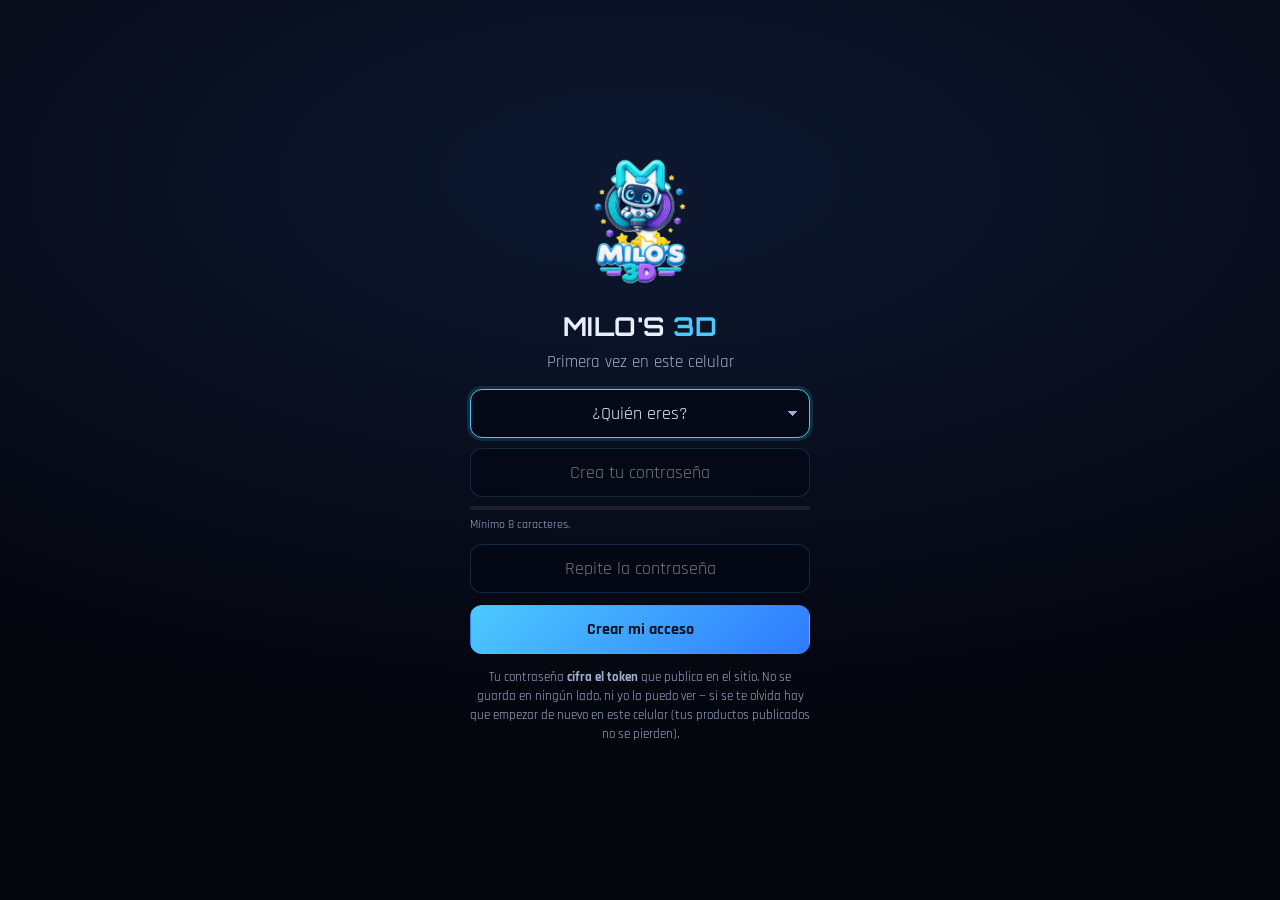
<file: admin/index.html>
<!DOCTYPE html>
<html lang="es">
<head>
<meta charset="UTF-8">
<meta name="viewport" content="width=device-width, initial-scale=1.0, viewport-fit=cover">
<meta name="robots" content="noindex, nofollow">
<title>MILO'S 3D — Panel</title>
<meta name="theme-color" content="#04060e">
<meta name="apple-mobile-web-app-capable" content="yes">
<meta name="apple-mobile-web-app-status-bar-style" content="black-translucent">
<link rel="manifest" href="manifest.webmanifest">
<link rel="icon" href="../assets/logo.webp" type="image/webp">
<link rel="apple-touch-icon" href="../assets/logo.webp">
<link href="https://fonts.googleapis.com/css2?family=Orbitron:wght@600;800&family=Rajdhani:wght@400;500;600;700&display=swap" rel="stylesheet">
<link rel="stylesheet" href="admin.css">
</head>
<body>

<!-- ===== Candado ===== -->
<div id="lock" class="lock">
  <div class="lock-box">
    <img src="../assets/logo.webp" alt="" class="lock-logo" onerror="this.style.display='none'">
    <h1>MILO'S <em>3D</em></h1>

    <!-- Primer ingreso en este celular -->
    <div class="lock-paso" id="paso-registro" hidden>
      <p class="muted">Primera vez en este celular</p>
      <select id="reg-nombre">
        <option value="">¿Quién eres?</option>
        <option>Ale</option>
        <option>Emilio papá</option>
        <option>Milo</option>
      </select>
      <input type="password" id="reg-clave" placeholder="Crea tu contraseña" autocomplete="new-password">
      <div class="barra-fuerza"><i id="fuerza-barra"></i></div>
      <p class="fuerza-txt muted" id="fuerza-txt">Mínimo 8 caracteres.</p>
      <input type="password" id="reg-clave2" placeholder="Repite la contraseña" autocomplete="new-password">
      <button class="btn btn-primary btn-block" id="reg-go">Crear mi acceso</button>
      <p class="lock-hint muted">Tu contraseña <b>cifra el token</b> que publica en el sitio.
        No se guarda en ningún lado, ni yo la puedo ver — si se te olvida hay que empezar de nuevo
        en este celular (tus productos publicados no se pierden).</p>
    </div>

    <!-- Ingresos siguientes -->
    <div class="lock-paso" id="paso-entrar" hidden>
      <p class="muted" id="entrar-saludo">Bienvenido</p>
      <button class="btn btn-primary btn-block btn-bio" id="btn-bio" hidden>
        <span id="bio-ico">👤</span> <span id="bio-txt">Entrar con Face ID</span>
      </button>
      <p class="o-bien muted" id="o-bien" hidden>o con tu contraseña</p>
      <input type="password" id="ent-clave" placeholder="Contraseña" autocomplete="current-password">
      <button class="btn btn-ghost btn-block" id="ent-go">Entrar</button>
      <p class="lock-hint muted" id="ent-error"></p>
      <button class="btn btn-link" id="btn-olvide">Olvidé mi contraseña</button>
    </div>

    <!-- Segundo factor -->
    <div class="lock-paso" id="paso-codigo" hidden>
      <p class="muted">Verificación de 2 pasos</p>
      <p class="lock-hint muted" style="margin-top:0">Abre tu app autenticadora y escribe el código de 6 dígitos.</p>
      <input type="text" id="cod-2fa" inputmode="numeric" autocomplete="one-time-code"
             maxlength="6" placeholder="000000" class="codigo">
      <button class="btn btn-primary btn-block" id="cod-go">Verificar</button>
      <p class="lock-hint muted" id="cod-error"></p>
      <button class="btn btn-link" id="cod-cancelar">Cancelar</button>
    </div>
  </div>
</div>

<!-- ===== App ===== -->
<div id="app" hidden>

  <header class="topbar">
    <span class="brand">MILO'S <em>3D</em><span class="quien" id="quien"></span></span>
    <span class="topbar-right">
      <span class="pill" id="sync-pill">sin conectar</span>
      <button class="icon-btn" id="btn-lock" title="Bloquear">🔒</button>
    </span>
  </header>

  <main id="views">

    <!-- ---------- NUEVO PRODUCTO ---------- -->
    <section class="view" id="view-nuevo">
      <h2 class="view-title">Nuevo producto</h2>

      <div class="card">
        <h3 class="card-title">1 · Foto del diseño</h3>
        <div class="photo-slot" id="photo-slot">
          <div class="photo-empty" id="photo-empty">
            <span class="photo-ico">📷</span>
            <span>Toma la foto o sube el screenshot</span>
          </div>
          <img id="photo-preview" alt="" hidden>
        </div>
        <div class="row">
          <label class="btn btn-ghost grow">
            📷 Cámara
            <input type="file" accept="image/*" capture="environment" id="in-camera" hidden>
          </label>
          <label class="btn btn-ghost grow">
            🖼️ Galería
            <input type="file" accept="image/*" id="in-file" hidden>
          </label>
        </div>
        <p class="hint" id="photo-info"></p>
      </div>

      <div class="card">
        <h3 class="card-title">2 · Liga del diseño</h3>
        <input type="url" id="f-link" placeholder="https://makerworld.com/... o liga de Bambu Handy" inputmode="url">
        <button class="btn btn-ghost btn-block" id="btn-leer">🔎 Leer datos de la liga</button>
        <p class="hint" id="link-status"></p>
        <div id="mw-fotos" hidden></div>

        <details class="det">
          <summary>Pegar datos del laminador (lo más rápido y seguro)</summary>
          <p class="hint">Copia el texto de Bambu Studio / Handy (donde dice los gramos y el tiempo) y pégalo aquí. Yo saco los números solo.</p>
          <textarea id="f-paste" rows="4" placeholder="Ej: Total filament: 23.5 g&#10;Estimated time: 2h 14m"></textarea>
          <button class="btn btn-ghost btn-block" id="btn-parse">✨ Sacar gramos y tiempo</button>
        </details>
      </div>

      <div class="card">
        <h3 class="card-title">3 · Datos de impresión</h3>
        <p class="hint">Los gramos y el tiempo son <b>los de la placa completa</b>, tal
          como te los da Bambu Studio. Si en esa placa salen varias piezas, ponlo en
          “Piezas por impresión” y el costo se reparte entre todas: es lo que vuelve
          negocio a un clicker barato.</p>
        <p class="hint"><b>Purga del AMS</b>: déjala en 0 si los gramos salieron del
          laminador, porque ahí ya viene incluida. Ponla sólo si pesaste la pieza
          sola y es multicolor — son los gramos que el AMS tira en cada cambio.
          Lo multicolor también tarda más, y eso ya entra por las horas.</p>
        <div class="grid2">
          <label>Gramos de toda la impresión
            <input type="number" id="f-gramos" inputmode="decimal" step="0.1" min="0" placeholder="0">
          </label>
          <label>Piezas por impresión
            <input type="number" id="f-piezas" inputmode="numeric" min="1" value="1">
          </label>
          <label>Horas
            <input type="number" id="f-horas" inputmode="numeric" min="0" value="0">
          </label>
          <label>Minutos
            <input type="number" id="f-min" inputmode="numeric" min="0" max="59" value="0">
          </label>
          <label>Minutos de armado <b>por pieza</b>
            <input type="number" id="f-mano" inputmode="numeric" min="0" value="0">
          </label>
          <label>Extras $ por pieza (baleros, imanes…)
            <input type="number" id="f-extras" inputmode="decimal" step="0.5" min="0" value="0">
          </label>
          <label>Purga del AMS (g)
            <input type="number" id="f-purga" inputmode="decimal" step="1" min="0" value="0">
          </label>
          <label>Material
            <select id="f-material"></select>
          </label>
          <label>Máquina
            <select id="f-maquina"></select>
          </label>
        </div>
      </div>

      <div class="card calc" id="calc-card">
        <h3 class="card-title">4 · Costo y precio</h3>
        <div id="calc-breakdown" class="breakdown"></div>
        <div class="price-final">
          <div>
            <span class="muted small">Precio sugerido</span>
            <strong id="calc-precio">$0</strong>
          </div>
          <label class="override">
            Precio final
            <input type="number" id="f-precio" inputmode="numeric" min="0" placeholder="auto">
          </label>
        </div>
        <p class="hint" id="calc-margen"></p>
        <div id="calc-escalera" class="escalera"></div>
      </div>

      <div class="card">
        <h3 class="card-title">5 · Ficha para el sitio</h3>
        <label>Nombre
          <input type="text" id="f-nombre" placeholder="Ej: Dragón articulado">
        </label>
        <label>Descripción
          <textarea id="f-desc" rows="3" placeholder="Se genera sola si la dejas vacía"></textarea>
        </label>
        <button class="btn btn-ghost btn-block" id="btn-desc">✍️ Generar descripción</button>
        <button class="btn btn-ghost btn-block" id="btn-flyer">🖼️ Generar flyer promocional</button>
        <div id="flyer-out" hidden>
          <img id="flyer-img" alt="Flyer del producto" class="flyer-img">
          <div class="row">
            <a class="btn btn-ghost grow" id="flyer-dl" download>⬇️ Descargar</a>
            <button class="btn btn-ghost grow" id="flyer-share" type="button">📤 Compartir</button>
          </div>
          <p class="hint">Listo para Facebook, Instagram o estados de WhatsApp.</p>
        </div>
        <label>Etiqueta naranja (opcional)
          <input type="text" id="f-badge" placeholder="Ej: ¡Nuevo!">
        </label>
        <label>Etiquetas <span class="muted small">(separadas por coma)</span>
          <input type="text" id="f-tags" placeholder="Articulado, Colores personalizables">
        </label>
        <label>Colores disponibles</label>
        <div class="swatches" id="f-colores"></div>
      </div>

      <div class="card">
        <h3 class="card-title">6 · Guardar y publicar</h3>
        <div class="checklist" id="checklist"></div>
        <button class="btn btn-ghost btn-block" id="btn-guardar">💾 Guardar borrador</button>
        <button class="btn btn-primary btn-block" id="btn-publicar">👀 Revisar y publicar</button>
        <p class="hint" id="publicar-hint"></p>
        <button class="btn btn-link" id="btn-limpiar">Limpiar formulario</button>
      </div>
    </section>

    <!-- ---------- CATÁLOGO ---------- -->
    <section class="view" id="view-catalogo" hidden>
      <div class="view-head">
        <h2 class="view-title">Catálogo</h2>
        <button class="btn btn-mini btn-ghost" id="btn-sync">🔄 Sincronizar</button>
      </div>
      <button class="btn btn-ghost btn-block" id="btn-inventario">📦 Inventario de pre-impresos</button>
      <p class="hint" id="cat-aviso"></p>
      <div class="seg" id="cat-filtro">
        <button class="seg-btn active" data-f="todos">Todos</button>
        <button class="seg-btn" data-f="borrador">Borradores</button>
        <button class="seg-btn" data-f="publicado">Publicados</button>
      </div>
      <div id="cat-list" class="list"></div>
    </section>

    <!-- ---------- COTIZACIONES ---------- -->
    <section class="view" id="view-cotiza" hidden>
      <h2 class="view-title">Cotizaciones</h2>
      <button class="btn btn-primary btn-block" id="btn-nueva-cot">+ Nueva cotización</button>
      <div class="seg" id="cot-filtro">
        <button class="seg-btn active" data-f="todas">Todas</button>
        <button class="seg-btn" data-f="borrador">Borrador</button>
        <button class="seg-btn" data-f="enviada">Enviadas</button>
        <button class="seg-btn" data-f="aprobada">Aprobadas</button>
        <button class="seg-btn" data-f="pagada">Pagadas</button>
      </div>
      <div class="totals" id="cot-totales"></div>
      <div id="cot-list" class="list"></div>
    </section>

    <!-- ---------- INVENTARIO ---------- -->
    <section class="view" id="view-inventario" hidden>
      <div class="view-head">
        <h2 class="view-title">Inventario</h2>
        <button class="btn btn-mini btn-ghost" id="inv-volver">‹ Catálogo</button>
      </div>
      <p class="hint">Las letras y figuras que ya están impresas. El sitio sólo
        ofrece nombres que de verdad puedes surtir.</p>
      <div class="aviso-respaldo" hidden></div>
      <div class="totals" id="inv-totales"></div>
      <div id="inv-colores" class="list-mini"></div>
      <div class="row">
        <input type="text" id="inv-color-nombre" placeholder="Color nuevo (Turquesa)">
        <input type="color" id="inv-color-hex" value="#4cc9ff" aria-label="Tono del color">
        <button class="btn btn-ghost" id="inv-color-add">+</button>
      </div>
      <div id="inv-piezas"></div>

      <details class="inv-import">
        <summary>📋 Pegar el conteo desde Excel</summary>
        <p class="hint">Copia las filas de tu hoja y pégalas aquí. Una fila por color,
          en este orden: <b>Color · Inicio · Inicio sin llavero · Medio · Final</b>.
          El encabezado y la fila de totales se ignoran solos. Un color que no exista
          se agrega.</p>
        <textarea id="inv-pegar" rows="6" placeholder="ROSA PASTEL	7	27	1	6
MENTA	8	13	0	1
BABY BLUE	10	0	39	17"></textarea>
        <button class="btn btn-ghost btn-block" id="inv-pegar-go">Leer lo pegado</button>
        <p class="hint" id="inv-pegar-msg"></p>
      </details>

      <button class="btn btn-primary btn-block" id="inv-publicar">📤 Publicar inventario al sitio</button>

      <!-- ---------- Bitácora de impresiones ---------- -->
      <div class="card">
        <h3 class="card-title">🖨️ Lo que se imprimió</h3>
        <p class="hint">Anota la tanda y <b>se suma sola al inventario de arriba</b>.
          No lo captures en los dos lados: se descuadra.</p>
        <div class="grid2">
          <label>Día
            <input type="date" id="imp-fecha">
          </label>
          <label>Color
            <input type="text" id="imp-color" list="imp-colores" placeholder="Marine Blue">
            <datalist id="imp-colores"></datalist>
          </label>
          <label>Máquina
            <select id="imp-maquina"></select>
          </label>
          <label>Gramos usados (opcional)
            <input type="number" id="imp-gramos" inputmode="decimal" min="0" placeholder="0">
          </label>
        </div>
        <div class="grid2" id="imp-piezas"></div>
        <label>Nota (opcional)
          <input type="text" id="imp-nota" placeholder="salió con la boquilla de alto flujo">
        </label>
        <button class="btn btn-primary btn-block" id="imp-guardar">Guardar la tanda</button>
        <p class="hint" id="imp-msg"></p>
        <div id="imp-lista" class="list-mini"></div>
      </div>

      <!-- ---------- Producto terminado ---------- -->
      <div class="card">
        <h3 class="card-title">📦 Producto terminado</h3>
        <p class="hint">Lo que ya está impreso y listo para vender. El botón
          <b>Vendí 1</b> baja el stock y anota la venta del día de un solo toque.</p>
        <div class="totals" id="ter-totales"></div>
        <div id="ter-lista" class="list-mini"></div>
        <p class="hint" id="ter-msg"></p>
        <div class="grid2">
          <label>Producto
            <input type="text" id="ter-nombre" placeholder="Dumpling">
          </label>
          <label>Cuántos hay
            <input type="number" id="ter-cant" inputmode="numeric" min="0" placeholder="0">
          </label>
          <label>Precio $
            <input type="number" id="ter-precio" inputmode="decimal" min="0" placeholder="45">
          </label>
        </div>
        <button class="btn btn-ghost btn-block" id="ter-add">+ Agregar producto</button>
        <details class="inv-import">
          <summary>📋 Pegar la lista de producto terminado</summary>
          <p class="hint">Una línea por producto, como está en tu hoja:
            <b>cantidad · producto · precio</b>. También acepta
            producto · cantidad · precio. Los renglones de título se ignoran.</p>
          <textarea id="ter-pegar" rows="6" placeholder="6	PLUMAS EN FORMA DE LÁPIZ	35
1	PORTACEPILLOS LEGO	150
2	CALDERO DE BRUJA	15"></textarea>
          <button class="btn btn-ghost btn-block" id="ter-pegar-go">Leer lo pegado</button>
          <p class="hint" id="ter-pegar-msg"></p>
        </details>
      </div>

      <!-- ---------- Filamento ---------- -->
      <div class="card">
        <h3 class="card-title">🧵 Filamento en casa</h3>
        <p class="hint">Lo que <b>queda</b>, no lo que compraste. Si pones los gramos
          de una tanda arriba, se descuentan solos de la bobina de ese color.</p>
        <div class="totals" id="fil-totales"></div>
        <div id="fil-lista" class="list-mini"></div>
        <div class="grid2">
          <label>Marca
            <input type="text" id="fil-marca" value="Bambu">
          </label>
          <label>Tipo
            <input type="text" id="fil-tipo" value="PLA Basic">
          </label>
          <label>Color
            <input type="text" id="fil-color" placeholder="Marine Blue">
          </label>
          <label>Kg que quedan
            <input type="number" id="fil-kg" inputmode="decimal" min="0" step="0.1" placeholder="1">
          </label>
        </div>
        <button class="btn btn-ghost btn-block" id="fil-add">+ Agregar bobina</button>
        <details class="inv-import">
          <summary>📋 Pegar la lista de filamento</summary>
          <p class="hint">Una bobina por línea: <b>Marca · Tipo · Color · kg</b>.
            Separado por tabuladores, comas o barras. Si sólo pones tres columnas,
            se asume Bambu.</p>
          <textarea id="fil-pegar" rows="5" placeholder="Bambu, PLA Basic, Marine Blue, 0.8
Bambu, PLA Matte, Caramel, 1
Bambu, PLA Basic, Yellow, 0.4"></textarea>
          <button class="btn btn-ghost btn-block" id="fil-pegar-go">Leer lo pegado</button>
          <p class="hint" id="fil-pegar-msg"></p>
        </details>
      </div>
    </section>

    <!-- ---------- PEDIDOS ---------- -->
    <section class="view" id="view-pedidos" hidden>
      <h2 class="view-title">Pedidos</h2>
      <button class="btn btn-primary btn-block" id="btn-nuevo-ped">+ Nuevo pedido</button>
      <div class="seg" id="ped-filtro">
        <button class="seg-btn active" data-f="abiertos">Abiertos</button>
        <button class="seg-btn" data-f="recibido">Recibidos</button>
        <button class="seg-btn" data-f="proceso">En proceso</button>
        <button class="seg-btn" data-f="listo">Listos</button>
        <button class="seg-btn" data-f="todos">Todos</button>
      </div>
      <div class="totals" id="ped-totales"></div>
      <div id="ped-ventas" class="ventas" hidden></div>
      <div id="ped-taller" class="taller" hidden></div>
      <div class="aviso-respaldo" hidden></div>
      <div id="ped-list" class="list"></div>

      <!-- ---------- Corte del día ---------- -->
      <div class="card">
        <h3 class="card-title">💵 Ventas del día</h3>
        <p class="hint">Lo que se vendió en persona o por WhatsApp, que la tienda no
          sabe. Si no se anota aquí, no existe en ningún corte.</p>
        <label>Día
          <input type="date" id="vl-fecha">
        </label>
        <div id="vl-corte" class="totals"></div>
        <div id="vl-lista" class="list-mini"></div>
        <div class="grid2">
          <label>Qué se vendió
            <input type="text" id="vl-concepto" placeholder="6 clickers rosa fosfo">
          </label>
          <label>Monto $
            <input type="number" id="vl-monto" inputmode="decimal" min="0" placeholder="0">
          </label>
          <label>Cliente (opcional)
            <input type="text" id="vl-cliente" placeholder="Nombre">
          </label>
          <label>Cómo entró
            <select id="vl-canal">
              <option value="mostrador">En persona</option>
              <option value="whatsapp">WhatsApp</option>
              <option value="feria">Feria / evento</option>
              <option value="otro">Otro</option>
            </select>
          </label>
        </div>
        <label class="check">
          <input type="checkbox" id="vl-pagado" checked> Ya me pagaron
        </label>
        <button class="btn btn-primary btn-block" id="vl-guardar">Anotar la venta</button>
        <p class="hint" id="vl-msg"></p>
      </div>
    </section>

    <!-- ---------- AJUSTES ---------- -->
    <section class="view" id="view-ajustes" hidden>
      <h2 class="view-title">Ajustes</h2>

      <div class="card">
        <h3 class="card-title">Costos</h3>
        <div class="grid2">
          <label>Filamento $/kg
            <input type="number" id="s-precioKg" inputmode="decimal" min="0">
          </label>
          <label>Luz $/kWh
            <input type="number" id="s-precioKwh" inputmode="decimal" min="0" step="0.01">
          </label>
          <label>Horas de impresión al día
            <input type="number" id="s-horasDia" inputmode="decimal" min="1">
          </label>
          <label>Días de colchón
            <input type="number" id="s-colchonDias" inputmode="numeric" min="0">
          </label>
          <label>Impresora $/hora
            <input type="number" id="s-tarifaHora" inputmode="decimal" min="0">
          </label>
          <label>Mano de obra $/hora
            <input type="number" id="s-tarifaMano" inputmode="decimal" min="0">
          </label>
          <label>Merma / fallos %
            <input type="number" id="s-merma" inputmode="numeric" min="0">
          </label>
          <label>Margen de ganancia %
            <input type="number" id="s-margen" inputmode="numeric" min="0">
          </label>
          <label>Redondear a múltiplo de
            <input type="number" id="s-redondeo" inputmode="numeric" min="1">
          </label>
        </div>
        <p class="hint"><b>Luz $/kWh</b>: tómalo de tu recibo de CFE. No el promedio del
          recibo: el precio del <b>último bloque</b> que te cobraron (el excedente), porque
          cada hora de impresora se suma arriba de todo lo demás. Viene en el recibo como
          precio por kWh; súmale 16% de IVA. Este número mueve el costo de las cuatro máquinas.</p>
        <p class="hint"><b>Impresora $/hora</b> ya casi no se usa: cada máquina calcula su
          propio costo abajo. Sólo aplica a una máquina a la que no le hayas puesto precio.</p>
      </div>

      <div class="card">
        <h3 class="card-title">Descuentos por cantidad</h3>
        <p class="hint">Para poder ser el más barato de la región sin perder dinero.
          El panel aplica el descuento solo, y lo <b>recorta</b> en cuanto la utilidad
          baje del piso: nunca te va a dejar prometer un 2x1 que cuesta dinero.</p>
        <div class="grid2">
          <label>Piso de utilidad %
            <input type="number" id="s-pisoUtilidad" inputmode="numeric" min="0" max="95">
          </label>
          <label>Precio mínimo $
            <input type="number" id="s-precioMinimo" inputmode="numeric" min="0">
          </label>
        </div>
        <p class="hint">El <b>precio mínimo</b> es para charms y teclas: un cálculo de $4
          no es ser barato, es regalar la bolsita, la plática y la entrega.</p>
        <div id="s-escala" class="list-mini"></div>
        <button class="btn btn-ghost btn-block" id="s-escala-add">+ Agregar escalón</button>
        <div id="s-escala-aviso"></div>
      </div>

      <div class="card">
        <h3 class="card-title">Mis máquinas</h3>
        <p class="hint">El costo por hora <b>no se teclea</b>: sale de lo que te costó la
          máquina entre sus horas de vida, más la luz y las refacciones. Pon lo que pagaste
          y el resto se calcula solo.</p>
        <div id="s-maquinas" class="list-mini"></div>
        <div class="row">
          <input type="text" id="s-maq-nombre" placeholder="Nombre (H2D)">
          <input type="number" id="s-maq-tarifa" placeholder="$/hora" inputmode="decimal">
          <button class="btn btn-ghost" id="s-maq-add">+</button>
        </div>
        <details class="det">
          <summary>¿De dónde sale cada número?</summary>
          <p class="hint"><b>Lo que costó</b> — lo que pagaste por la máquina, con todo
          y AMS. Mientras esté en 0 se respeta la tarifa vieja y no se calcula nada.<br>
          <b>Horas de vida</b> — lo que esperas que dure. 5,000 a 8,000 h es razonable
          con buen cuidado.<br>
          <b>Watts</b> — consumo promedio durante una impresión, no el pico de arranque.
          Los que trae son estimados: una con cámara y cama caliente gasta más que una
          abierta.<br>
          <b>Refacciones $/h</b> — boquillas, bandas, placas y demás, repartido por hora.<br>
          El <b>$/kWh</b> está arriba, en Costos: sácalo de tu recibo de CFE dividiendo
          el total a pagar entre los kWh consumidos. Así queda tu tarifa real.</p>
        </details>
      </div>

      <div class="card">
        <h3 class="card-title">Materiales</h3>
        <div id="s-materiales" class="list-mini"></div>
        <div class="row">
          <input type="text" id="s-mat-nombre" placeholder="Nombre (PLA Seda)">
          <input type="number" id="s-mat-precio" placeholder="$/kg" inputmode="decimal">
          <button class="btn btn-ghost" id="s-mat-add">+</button>
        </div>
      </div>

      <div class="card">
        <h3 class="card-title">Cobros con tarjeta · Mercado Pago</h3>
        <label>Dirección del servicio de pagos
          <input type="url" id="s-pagosURL" autocapitalize="off" autocorrect="off"
                 placeholder="https://milos3d-pagos.xxx.workers.dev">
        </label>
        <button class="btn btn-ghost btn-block" id="s-pagos-test">🔌 Probar servicio</button>
        <p class="hint" id="s-pagos-msg"></p>
        <label>Clave del servicio
          <input type="password" id="s-taller-clave" autocomplete="off" autocapitalize="off" placeholder="la misma que pusiste en Cloudflare">
        </label>
        <button class="btn btn-ghost btn-block" id="s-taller-test">🔑 Probar la clave</button>
        <p class="hint" id="s-taller-msg"></p>
        <p class="hint">Es <code>TALLER_CLAVE</code> en Cloudflare, y abre dos cosas:
          ver aquí las <b>ventas que entran solas por la tienda</b>, y mandar pedidos
          a imprimir (eso además necesita el puente de casa, ver <code>taller/README.md</code>).</p>
        <p class="hint">Con esto, el cliente paga con tarjeta desde la cotización.
          <b>Tu contraseña de Mercado Pago nunca se escribe aquí</b> — vive en el servicio de pagos.
          Mientras no lo conectes, todo sigue funcionando con transferencia y efectivo.</p>
        <details class="det">
          <summary>¿Cómo lo conecto?</summary>
          <ol class="hint">
            <li>Alguien con compu sigue las instrucciones de la carpeta <b>pagos/</b> del proyecto (~10 min, una sola vez).</li>
            <li>Te va a dar una dirección que termina en <b>.workers.dev</b>.</li>
            <li>Pégala arriba y toca <b>Probar servicio</b>. Debe decir ✅.</li>
          </ol>
        </details>
      </div>

      <div class="card">
        <h3 class="card-title">Otros cobros</h3>
        <label>Link de pago manual <span class="muted small">(si no usas el servicio)</span>
          <input type="url" id="s-linkPago" placeholder="https://mpago.la/...">
        </label>
        <label>Datos para transferencia
          <textarea id="s-datosPago" rows="3" placeholder="Banco, CLABE, titular…"></textarea>
        </label>
        <label>Anticipo sugerido %
          <input type="number" id="s-anticipo" inputmode="numeric" min="0" max="100">
        </label>
      </div>

      <div class="card">
        <h3 class="card-title">Publicación en el sitio</h3>
        <div class="grid2">
          <label>Usuario de GitHub
            <input type="text" id="s-owner" autocapitalize="off" autocorrect="off">
          </label>
          <label>Repositorio
            <input type="text" id="s-repo" autocapitalize="off" autocorrect="off">
          </label>
          <label>Rama
            <input type="text" id="s-branch" autocapitalize="off" autocorrect="off">
          </label>
        </div>
        <label>Token de acceso
          <input type="password" id="s-token" autocomplete="off" autocapitalize="off" placeholder="github_pat_...">
        </label>
        <button class="btn btn-ghost btn-block" id="s-test">🔌 Probar conexión</button>
        <p class="hint" id="s-test-msg"></p>
        <details class="det">
          <summary>¿Cómo saco el token?</summary>
          <ol class="hint">
            <li>Entra a github.com → foto de perfil → <b>Settings</b>.</li>
            <li>Hasta abajo: <b>Developer settings</b> → <b>Personal access tokens</b> → <b>Fine-grained tokens</b>.</li>
            <li><b>Generate new token</b>. Nombre: “Milos 3D panel”. Expiración: 1 año.</li>
            <li>Repository access → <b>Only select repositories</b> → elige <b>milos3d</b>.</li>
            <li>Permissions → Repository permissions → <b>Contents: Read and write</b>.</li>
            <li>Genera y copia el token aquí. Se guarda solo en este celular.</li>
          </ol>
        </details>
      </div>

      <div class="card">
        <h3 class="card-title">Lectura de ligas</h3>
        <label>Proxy para leer MakerWorld
          <input type="url" id="s-proxy" placeholder="https://r.jina.ai/">
        </label>
        <p class="hint">Las páginas de MakerWorld no se dejan leer directo desde el navegador. Este puente lo permite. Si falla, siempre puedes pegar los datos a mano.</p>
      </div>

      <div class="card">
        <h3 class="card-title">Seguridad</h3>
        <label>Mi nombre en este celular
          <select id="s-usuario">
            <option value="">Elige tu nombre</option>
            <option>Ale</option>
            <option>Emilio papá</option>
            <option>Milo</option>
          </select>
        </label>
        <p class="hint">Se guarda quién dio de alta cada producto, quién llenó los costos y quién lo publicó.</p>

        <div class="estado-seg" id="s-estado-seg"></div>

        <button class="btn btn-ghost btn-block" id="s-bio">👤 Activar Face ID / huella</button>
        <button class="btn btn-ghost btn-block" id="s-clave">🔑 Cambiar contraseña</button>
        <label>Bloquear solo después de
          <select id="s-autolock">
            <option value="2">2 minutos</option>
            <option value="5">5 minutos</option>
            <option value="10">10 minutos</option>
            <option value="30">30 minutos</option>
            <option value="0">Nunca</option>
          </select>
        </label>
        <button class="btn btn-ghost btn-block" id="s-bloquear">🔒 Bloquear ahora</button>
      </div>

      <div class="card">
        <h3 class="card-title">Verificación de 2 pasos</h3>
        <div class="estado-seg" id="s-estado-2fa"></div>
        <p class="hint">Un código de 6 dígitos de tu app autenticadora (Google Authenticator, 1Password,
          el llavero de iPhone…) además de la contraseña. <b>Lo valida el servicio de pagos, no el navegador</b> —
          por eso sí es un segundo factor de verdad, y por eso necesita que el servicio esté publicado.</p>
        <button class="btn btn-ghost btn-block" id="s-2fa-probar">🔌 Revisar si está activo</button>
        <details class="det">
          <summary>¿Cómo lo activo?</summary>
          <ol class="hint">
            <li>Publica primero el servicio de pagos (carpeta <b>pagos/</b>).</li>
            <li>Ahí mismo, guarda el token de GitHub como secreto del servicio:
              <code>npx wrangler secret put GH_TOKEN</code></li>
            <li>Genera un código para cada quien y guárdalo:
              <code>npx wrangler secret put TOTP_EMILIO</code> (y KARLA, y el de tu hijo).</li>
            <li>Cada quien escanea su código en la app autenticadora.</li>
            <li>Vuelve aquí y toca <b>Revisar si está activo</b>.</li>
          </ol>
          <p class="hint">Los pasos completos están en <b>pagos/README.md</b>.</p>
        </details>
      </div>

      <div class="card">
        <h3 class="card-title">Respaldo</h3>
        <button class="btn btn-ghost btn-block" id="s-export">⬇️ Descargar respaldo</button>
        <label class="btn btn-ghost btn-block">⬆️ Restaurar respaldo
          <input type="file" accept="application/json" id="s-import" hidden>
        </label>
        <p class="hint">El respaldo lleva la bóveda cifrada: para abrirla en otro celular hace falta tu contraseña.</p>
      </div>
    </section>
  </main>

  <nav class="tabbar">
    <button class="tab active" data-view="nuevo"><span>➕</span>Nuevo</button>
    <button class="tab" data-view="catalogo"><span>📦</span>Catálogo</button>
    <button class="tab" data-view="cotiza"><span>🧾</span>Cotizar</button>
    <button class="tab" data-view="pedidos"><span>🛠️</span>Pedidos</button>
    <button class="tab" data-view="ajustes"><span>⚙️</span>Ajustes</button>
  </nav>
</div>

<!-- ===== Hoja modal genérica ===== -->
<div class="sheet-overlay" id="sheet-overlay" hidden></div>
<div class="sheet" id="sheet" hidden>
  <div class="sheet-head">
    <h3 id="sheet-title"></h3>
    <button class="icon-btn" id="sheet-close">✕</button>
  </div>
  <div class="sheet-body" id="sheet-body"></div>
  <div class="sheet-foot" id="sheet-foot"></div>
</div>

<div class="toast" id="toast"></div>
<div class="busy" id="busy" hidden><div class="spinner"></div><span id="busy-msg"></span></div>

<script src="seguridad.js"></script>
<script src="admin.js"></script>
</body>
</html>
</file>
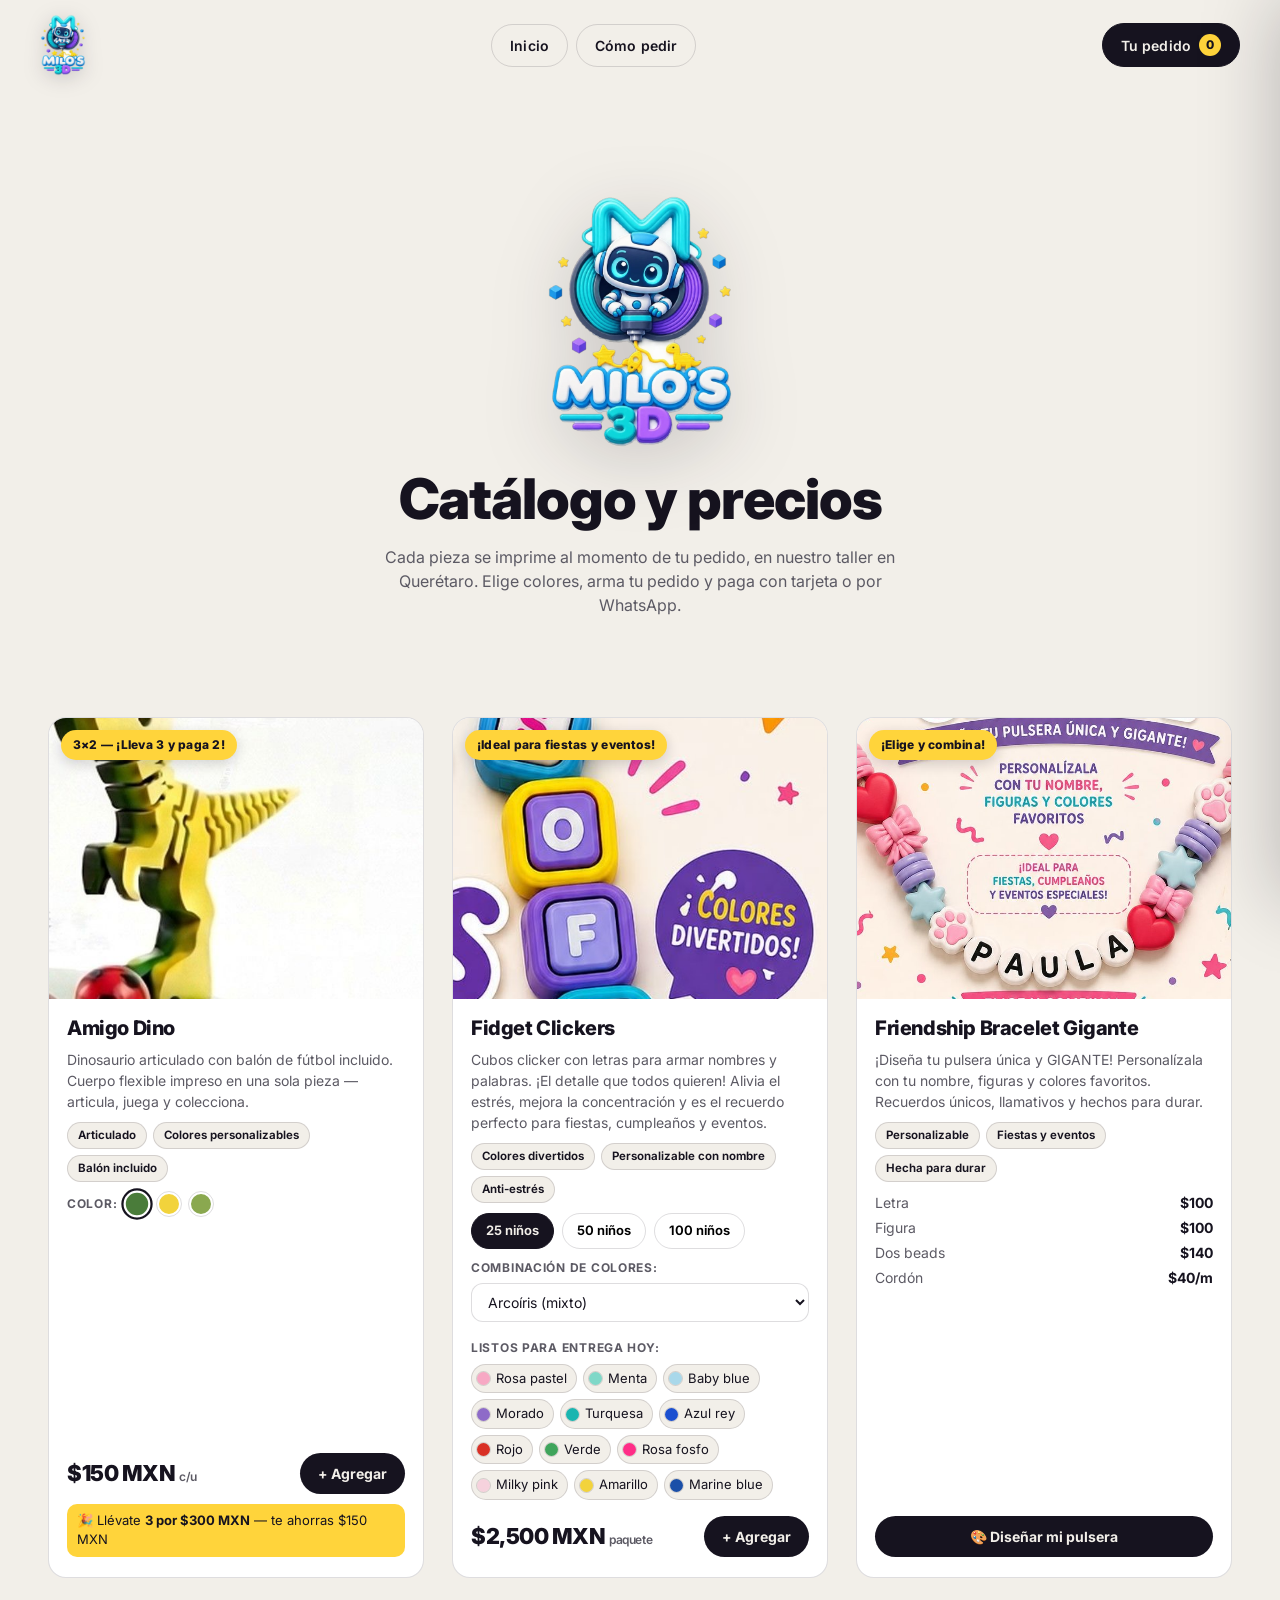
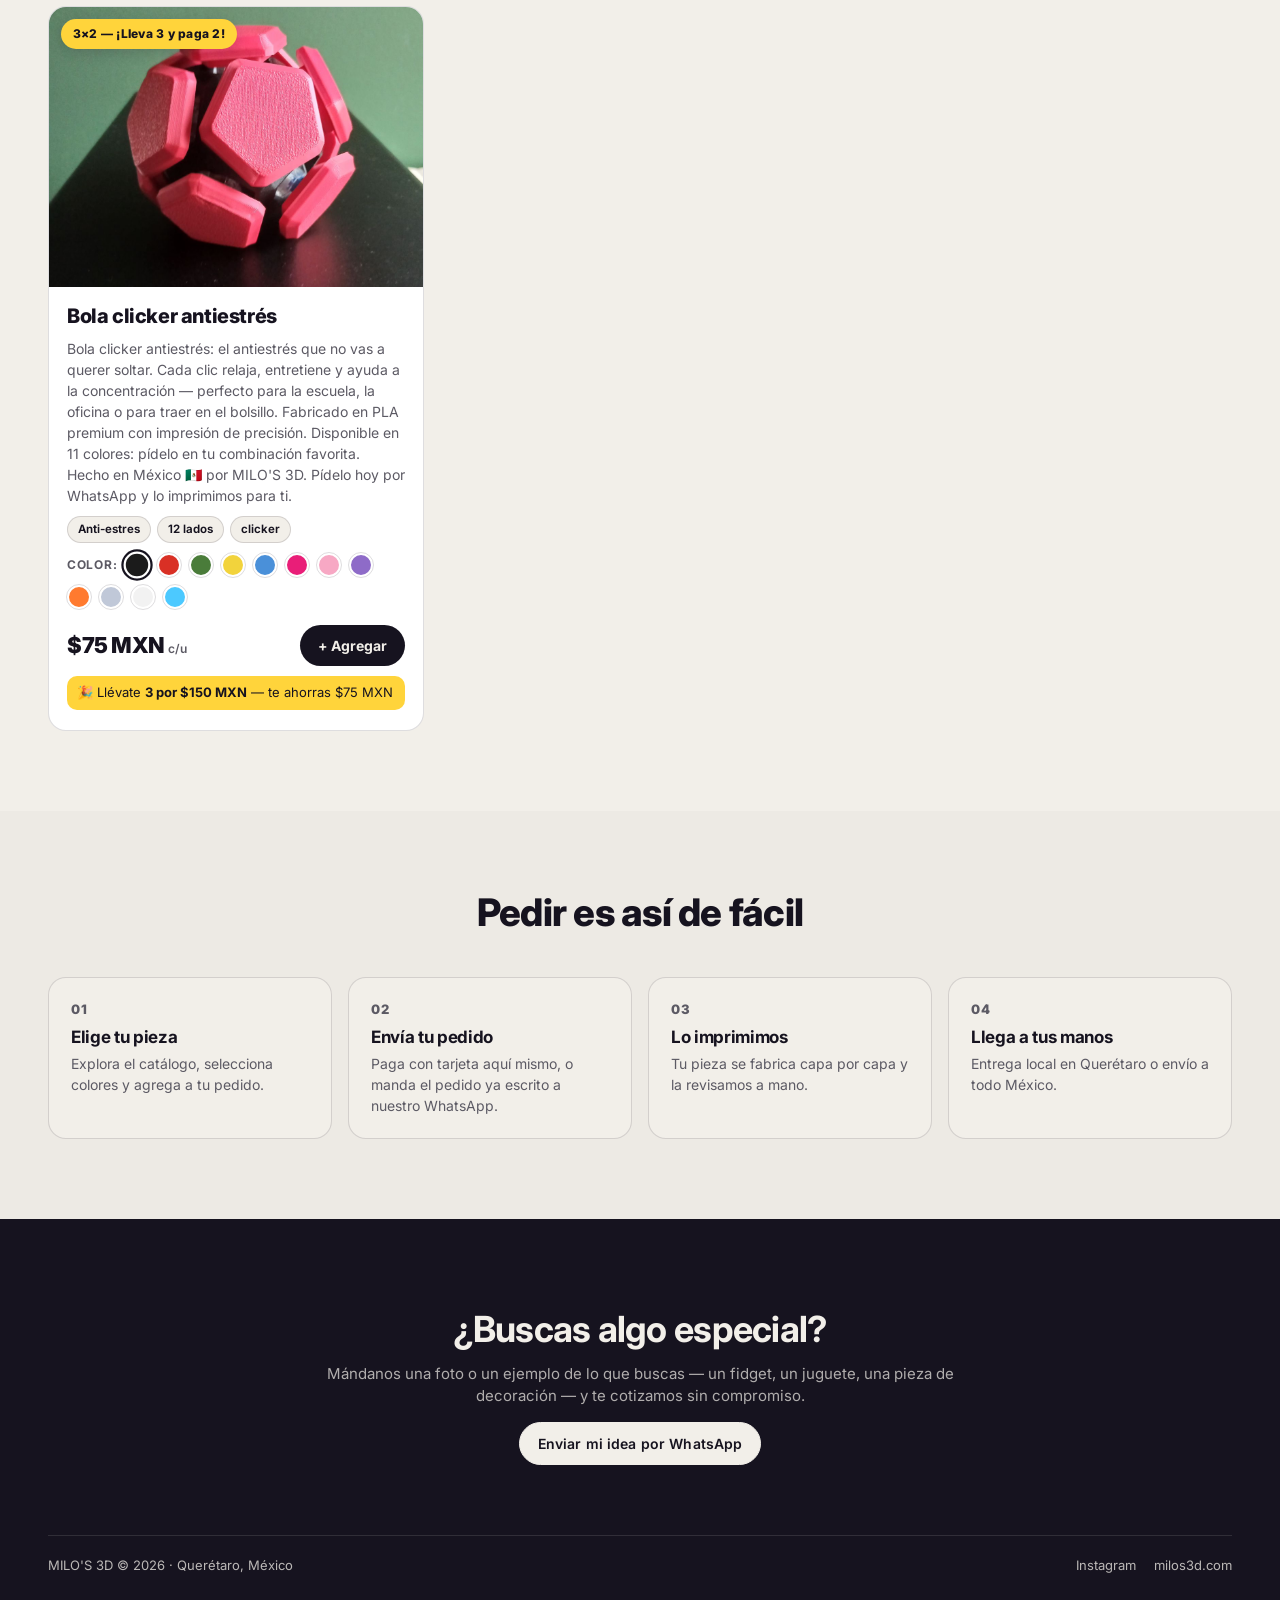
<file: catalogo.html>
<!DOCTYPE html>
<html lang="es">
<head>
  <meta charset="UTF-8">
  <meta name="viewport" content="width=device-width, initial-scale=1.0">
  <title>MILO'S 3D · Catálogo y precios</title>
  <meta name="description" content="El catálogo de MILO'S 3D: fidgets, juguetes y piezas personalizadas impresas en 3D en Querétaro. Pide por WhatsApp o paga con tarjeta.">
  <meta property="og:title" content="MILO'S 3D · Catálogo y precios">
  <meta property="og:description" content="Fidgets, juguetes y piezas con tu nombre, impresos pieza por pieza. Pide por WhatsApp o paga con tarjeta.">
  <meta property="og:image" content="https://www.milos3d.com/img/og.jpg">
  <meta property="og:url" content="https://www.milos3d.com/catalogo.html">
  <link rel="preconnect" href="https://fonts.googleapis.com">
  <link rel="preconnect" href="https://fonts.gstatic.com" crossorigin>
  <link href="https://fonts.googleapis.com/css2?family=Inter:opsz,wght@14..32,400..900&display=swap" rel="stylesheet">
  <link rel="stylesheet" href="catalogo.css">
  <link rel="icon" href="favicon.png" type="image/png">
</head>
<body>

  <!-- Navegación, como en la portada -->
  <header class="nav" id="nav">
    <a href="./" class="logo" aria-label="MILO'S 3D, inicio">
      <img class="logo__robot" src="img/logo.webp" alt="" width="40" height="54" decoding="async" draggable="false">
      <span class="sr">MILO'S 3D</span>
    </a>
    <nav class="nav__links" aria-label="Secciones">
      <a class="pilula" href="./">Inicio</a>
      <a class="pilula" href="#proceso">Cómo pedir</a>
    </nav>
    <div class="nav__acoes">
      <button class="pilula pilula--cta cart-btn" id="cart-btn" aria-label="Abrir tu pedido">
        Tu pedido
        <span class="cart-count" id="cart-count">0</span>
      </button>
    </div>
  </header>

  <!-- Encabezado del catálogo -->
  <section class="hero" id="inicio">
    <img class="hero__logo" src="img/donas.webp" alt="MILO'S 3D" decoding="async" draggable="false">
    <h1 class="hero__titulo">Catálogo y precios</h1>
    <p class="hero__sub">Cada pieza se imprime al momento de tu pedido, en nuestro taller en Querétaro. Elige colores, arma tu pedido y paga con tarjeta o por WhatsApp.</p>
  </section>

  <!-- CATÁLOGO -->
  <section class="section" id="catalogo">
    <div class="products-grid" id="products-grid">
      <!-- Productos cargados desde products.json -->
    </div>
  </section>

  <!-- PROCESO -->
  <section class="section section--claro" id="proceso">
    <h2 class="section__titulo">Pedir es así de fácil</h2>
    <div class="steps">
      <div class="step-card">
        <div class="step-num">01</div>
        <h3>Elige tu pieza</h3>
        <p>Explora el catálogo, selecciona colores y agrega a tu pedido.</p>
      </div>
      <div class="step-card">
        <div class="step-num">02</div>
        <h3>Envía tu pedido</h3>
        <p>Paga con tarjeta aquí mismo, o manda el pedido ya escrito a nuestro WhatsApp.</p>
      </div>
      <div class="step-card">
        <div class="step-num">03</div>
        <h3>Lo imprimimos</h3>
        <p>Tu pieza se fabrica capa por capa y la revisamos a mano.</p>
      </div>
      <div class="step-card">
        <div class="step-num">04</div>
        <h3>Llega a tus manos</h3>
        <p>Entrega local en Querétaro o envío a todo México.</p>
      </div>
    </div>
  </section>

  <!-- CONTACTO / FOOTER -->
  <footer class="footer" id="contacto">
    <div class="footer-cta">
      <h2>¿Buscas algo especial?</h2>
      <p>Mándanos una foto o un ejemplo de lo que buscas — un fidget, un juguete, una pieza de decoración — y te cotizamos sin compromiso.</p>
      <a href="#" class="pilula pilula--cta" id="footer-wa">Enviar mi idea por WhatsApp</a>
    </div>
    <div class="footer-bar">
      <span>MILO'S 3D © 2026 · Querétaro, México</span>
      <div class="footer-links">
        <a href="#" id="footer-ig" target="_blank" rel="noopener">Instagram</a>
        <a href="./">milos3d.com</a>
      </div>
    </div>
  </footer>

  <!-- CARRITO (drawer) -->
  <div class="cart-overlay" id="cart-overlay"></div>
  <aside class="cart-drawer" id="cart-drawer" aria-label="Tu pedido">
    <div class="cart-head">
      <h3>Tu pedido</h3>
      <button class="cart-close" id="cart-close" aria-label="Cerrar">✕</button>
    </div>
    <div class="cart-items" id="cart-items"></div>
    <div class="cart-foot">
      <div class="cart-total-row"><span>Total</span><strong id="cart-total">$0 MXN</strong></div>
      <p class="cart-note" id="cart-promo-note"></p>
      <!-- Pago con tarjeta: sólo aparece si la tienda tiene servicio de cobro
           configurado. Si no, queda el camino de siempre por WhatsApp. -->
      <div id="cart-pago" hidden>
        <label class="cart-campo">Tu nombre
          <input type="text" id="cart-nombre" autocomplete="name" placeholder="Para saber de quién es el pedido">
        </label>
        <label class="cart-campo">Tu WhatsApp
          <input type="tel" id="cart-tel" inputmode="tel" autocomplete="tel" placeholder="442 123 4567">
        </label>
        <button class="pilula pilula--cta btn-block" id="cart-pagar">
          Pagar con tarjeta →
        </button>
        <p class="cart-note" id="cart-pago-msg"></p>
        <p class="cart-o"><span>o</span></p>
      </div>
      <button class="pilula btn-block" id="cart-checkout">
        Completar pedido por WhatsApp →
      </button>
      <p class="cart-note">Al enviar, se abre WhatsApp con tu pedido ya escrito. Confirmamos pago y envío por ahí.</p>
    </div>
  </aside>

  <!-- CONFIGURADOR de producto personalizado -->
  <div class="config-overlay" id="config-overlay"></div>
  <div class="config-modal" id="config-modal" role="dialog" aria-label="Personaliza tu producto">
    <div class="config-head">
      <h3 id="config-title">Personaliza tu pulsera</h3>
      <button class="cart-close" id="config-close" aria-label="Cerrar">✕</button>
    </div>
    <div class="config-body" id="config-body"></div>
    <div class="config-foot">
      <div class="cart-total-row"><span>Total</span><strong id="config-total">$0 MXN</strong></div>
      <button class="pilula pilula--cta btn-block" id="config-add">Agregar al pedido →</button>
    </div>
  </div>

  <div class="toast" id="toast"></div>

  <script src="app.js"></script>
</body>
</html>
</file>
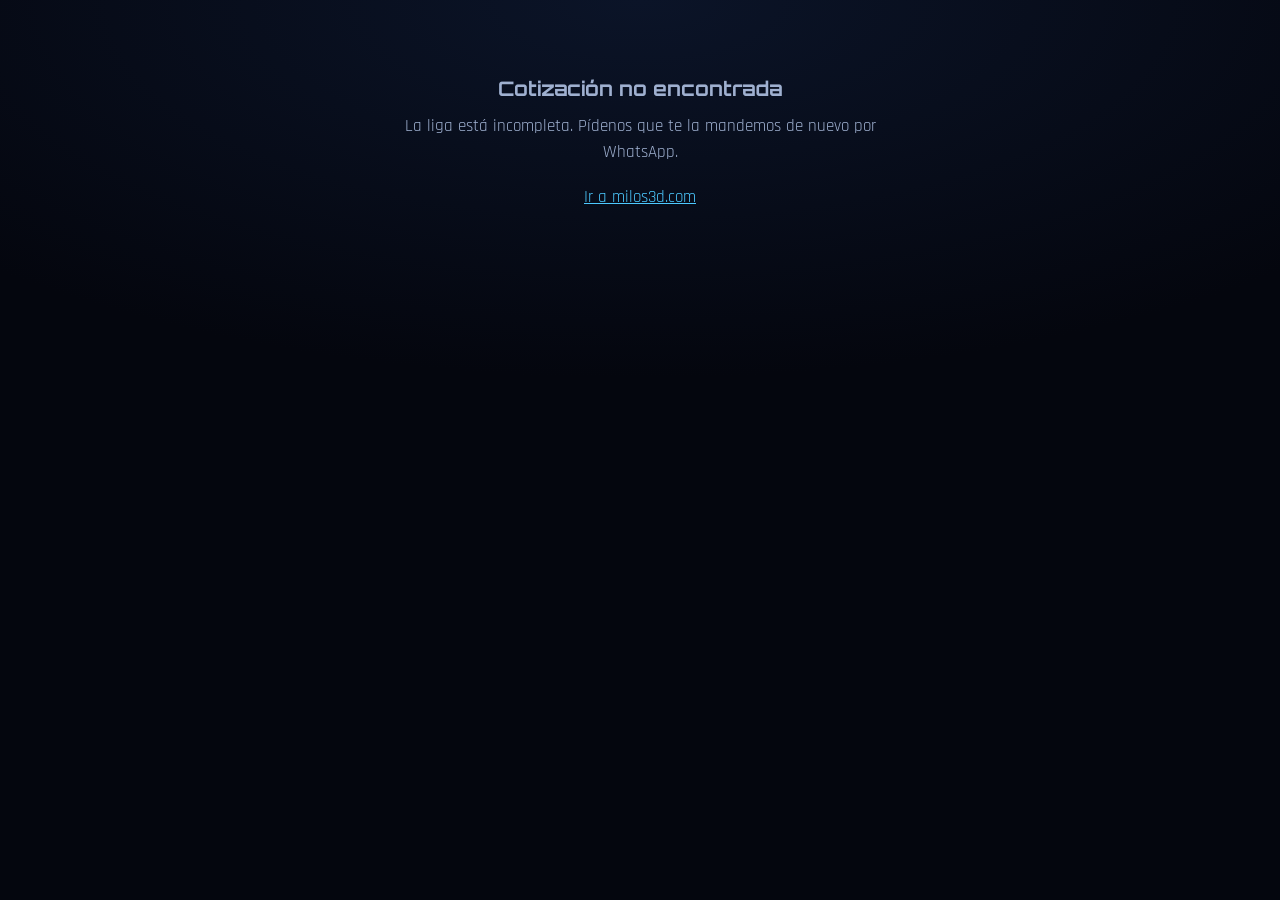
<file: cotizacion.html>
<!DOCTYPE html>
<html lang="es">
<head>
<meta charset="UTF-8">
<meta name="viewport" content="width=device-width, initial-scale=1.0">
<title>Tu cotización — MILO'S 3D</title>
<meta name="robots" content="noindex">
<meta name="theme-color" content="#04060e">
<link rel="icon" href="assets/logo.webp" type="image/webp">
<link href="https://fonts.googleapis.com/css2?family=Orbitron:wght@600;800&family=Rajdhani:wght@400;500;600;700&display=swap" rel="stylesheet">
<style>
:root{
  --bg:#04060e; --panel:#0e1730; --panel-2:#131f3d;
  --border:rgba(90,160,255,.2); --cyan:#4cc9ff; --blue:#2f7bff;
  --text:#e8eefc; --dim:#9fb0d0; --ok:#3ddc97;
  --font-display:'Orbitron',sans-serif; --font-body:'Rajdhani',sans-serif;
}
*{margin:0;padding:0;box-sizing:border-box}
body{
  background:radial-gradient(120% 70% at 50% 0%,#0b1428,#04060e 60%) fixed;
  color:var(--text);font-family:var(--font-body);font-size:17px;line-height:1.5;
  min-height:100vh;padding:0 16px 48px;
}
.wrap{max-width:560px;margin:0 auto}
header{text-align:center;padding:32px 0 20px}
.logo{width:110px}
h1{font-family:var(--font-display);font-size:22px;margin-top:14px}
h1 em{font-style:normal;color:var(--cyan)}
.folio{color:var(--dim);font-size:14px;letter-spacing:1.5px;text-transform:uppercase;margin-top:6px}
.card{
  background:linear-gradient(180deg,var(--panel),var(--panel-2));
  border:1px solid var(--border);border-radius:18px;padding:18px;margin-bottom:14px;
}
.card h2{font-family:var(--font-display);font-size:13px;color:var(--cyan);
  text-transform:uppercase;letter-spacing:1.2px;margin-bottom:14px}
.line{display:flex;gap:12px;align-items:flex-start;padding:12px 0;border-bottom:1px solid var(--border)}
.line:last-child{border-bottom:none}
.line img{width:56px;height:56px;border-radius:10px;object-fit:cover;flex:none}
.line-body{flex:1;min-width:0}
.line-name{font-weight:700}
.line-note{color:var(--dim);font-size:14px}
.line-amt{font-family:var(--font-display);font-size:16px;white-space:nowrap}
.row{display:flex;justify-content:space-between;padding:7px 0;color:var(--dim)}
.row b{color:var(--text)}
.row.total{border-top:1px solid var(--border);margin-top:8px;padding-top:14px;
  font-family:var(--font-display);font-size:20px;color:var(--text)}
.row.total b{color:var(--cyan);font-size:26px}
.btn{
  display:flex;align-items:center;justify-content:center;gap:9px;width:100%;
  font-family:var(--font-body);font-size:17px;font-weight:700;
  padding:15px;border-radius:13px;border:1px solid var(--border);
  background:rgba(76,201,255,.06);color:var(--text);
  text-decoration:none;margin-top:11px;cursor:pointer;
}
.btn-primary{background:linear-gradient(135deg,var(--cyan),var(--blue));color:#041020;border-color:transparent}
.nota{color:var(--dim);font-size:15px;white-space:pre-wrap}
.pago{white-space:pre-wrap;font-size:15px;background:rgba(4,8,20,.5);
  border:1px solid var(--border);border-radius:11px;padding:12px;margin-top:10px}
footer{text-align:center;color:var(--dim);font-size:14px;margin-top:26px}
footer a{color:var(--cyan);text-decoration:none}
.err{text-align:center;padding:60px 20px;color:var(--dim)}
.btn:disabled{opacity:.6;cursor:default}
.btn .sp{width:17px;height:17px;border-radius:50%;border:2px solid rgba(4,16,32,.3);
  border-top-color:#041020;animation:spin .8s linear infinite;display:inline-block}
@keyframes spin{to{transform:rotate(360deg)}}
.pay-err{color:#ff8a94;font-size:15px;margin-top:10px;text-align:center}
.metodos{display:flex;gap:7px;flex-wrap:wrap;justify-content:center;margin-top:12px}
.metodos span{font-size:12px;color:var(--dim);border:1px solid var(--border);
  border-radius:999px;padding:3px 10px}
.estado{text-align:center;padding:50px 20px}
.estado .ico{font-size:56px;display:block;margin-bottom:16px}
.estado h1{font-size:23px;margin-bottom:12px}
.estado p{color:var(--dim);margin-bottom:8px}
</style>
</head>
<body>
<div class="wrap" id="wrap">
  <div class="err">Cargando cotización…</div>
</div>

<script>
const $ = s => document.querySelector(s);
const money = n => "$" + Math.round(n).toLocaleString("es-MX") + " MXN";
const esc = s => String(s ?? "").replace(/[&<>"']/g, c => ({"&":"&amp;","<":"&lt;",">":"&gt;",'"':"&quot;","'":"&#39;"}[c]));

function b64urlDec(s){
  s = s.replace(/-/g,"+").replace(/_/g,"/");
  while (s.length % 4) s += "=";
  const bin = atob(s);
  return new TextDecoder().decode(Uint8Array.from(bin, c => c.charCodeAt(0)));
}

function render(q){
  const sub = q.i.reduce((s,x) => s + x.p * x.q, 0);
  const total = sub + (q.e || 0) - (q.x || 0);
  const anticipo = q.a ? Math.round(total * q.a / 100) : 0;

  const msg = `¡Hola MILO'S 3D! Apruebo la cotización #${q.f} por ${money(total)}. ` +
              `Mi nombre es ${q.c || "___"}.`;
  const wa = `https://wa.me/${q.w || ""}?text=${encodeURIComponent(msg)}`;

  $("#wrap").innerHTML = `
    <header>
      <img class="logo" src="assets/logo.webp" alt="MILO'S 3D" onerror="this.style.display='none'">
      <h1>MILO'S <em>3D</em></h1>
      <div class="folio">Cotización #${esc(q.f)}${q.c ? " · " + esc(q.c) : ""}</div>
    </header>

    <div class="card">
      <h2>Tu pedido</h2>
      ${q.i.map(x => `
        <div class="line">
          ${x.im ? `<img src="${esc(x.im)}" alt="" onerror="this.remove()">` : ""}
          <div class="line-body">
            <div class="line-name">${x.q}× ${esc(x.n)}</div>
            ${x.d ? `<div class="line-note">${esc(x.d)}</div>` : ""}
          </div>
          <div class="line-amt">${money(x.p * x.q)}</div>
        </div>`).join("")}
      <div class="row"><span>Subtotal</span><b>${money(sub)}</b></div>
      ${q.e ? `<div class="row"><span>Envío</span><b>${money(q.e)}</b></div>` : ""}
      ${q.x ? `<div class="row"><span>Descuento</span><b>−${money(q.x)}</b></div>` : ""}
      <div class="row total"><span>Total</span><b>${money(total)}</b></div>
    </div>

    ${q.t ? `<div class="card"><h2>Notas</h2><div class="nota">${esc(q.t)}</div></div>` : ""}

    <div class="card">
      <h2>¿Cómo pagar?</h2>
      ${anticipo ? `<p class="nota">Para arrancar la impresión pedimos un anticipo de <b style="color:var(--cyan)">${money(anticipo)}</b> (${q.a}%) y el resto al entregar.</p>` : ""}

      ${q.pg ? `
        ${anticipo ? `
          <button class="btn btn-primary" data-pagar="${anticipo}">💳 Pagar anticipo · ${money(anticipo)}</button>
          <button class="btn" data-pagar="0">Pagar todo · ${money(total)}</button>` : `
          <button class="btn btn-primary" data-pagar="0">💳 Pagar con tarjeta · ${money(total)}</button>`}
        <div class="metodos"><span>Tarjeta</span><span>Débito</span><span>OXXO</span><span>Mercado Pago</span></div>
        <div class="pay-err" id="pay-err" hidden></div>
      ` : q.lp ? `
        <a class="btn btn-primary" href="${esc(q.lp)}" target="_blank" rel="noopener">💳 Pagar en línea</a>
      ` : ""}

      ${q.dp ? `<div class="pago">${esc(q.dp)}</div>` : ""}
      ${!q.pg && !q.lp && !q.dp ? `<p class="nota">Te pasamos los datos de pago por WhatsApp al aprobar.</p>` : ""}
    </div>

    <a class="btn btn-primary" href="${wa}" target="_blank" rel="noopener">✅ Aprobar por WhatsApp</a>
    <a class="btn" href="https://wa.me/${q.w || ""}?text=${encodeURIComponent(`Hola, tengo una duda sobre la cotización #${q.f}`)}" target="_blank" rel="noopener">💬 Tengo una duda</a>

    <footer>
      <a href="/">milos3d.com</a> · Impresión 3D en Querétaro<br>
      Precios en pesos mexicanos. Vigencia: 15 días.
    </footer>`;

  document.querySelectorAll("[data-pagar]").forEach(b =>
    b.addEventListener("click", () => pagar(b, q, +b.dataset.pagar)));
}

/* ---------- Cobro con tarjeta (Mercado Pago) ---------- */
async function pagar(boton, q, anticipo) {
  const err = $("#pay-err");
  const original = boton.innerHTML;
  document.querySelectorAll("[data-pagar]").forEach(b => b.disabled = true);
  boton.innerHTML = '<span class="sp"></span> Conectando…';
  err.hidden = true;

  try {
    const r = await fetch(q.pg.replace(/\/+$/, "") + "/preferencia", {
      method: "POST",
      headers: { "Content-Type": "application/json" },
      body: JSON.stringify({
        folio: q.f, cliente: q.c, items: q.i,
        envio: q.e || 0, descuento: q.x || 0,
        anticipo: anticipo || 0
      })
    });
    const data = await r.json().catch(() => ({}));
    if (!r.ok || !data.url) throw new Error(data.error || "No se pudo abrir el pago.");
    location.href = data.url;
    return;
  } catch (e) {
    err.textContent = e.message + " Si sigue fallando, escríbenos por WhatsApp y lo resolvemos.";
    err.hidden = false;
  }
  document.querySelectorAll("[data-pagar]").forEach(b => b.disabled = false);
  boton.innerHTML = original;
}

/* ---------- Regreso desde Mercado Pago ---------- */
function estadoPago(tipo, folio) {
  const vistas = {
    exito: ["🎉", "¡Pago recibido!", "Ya nos llegó tu pago. Empezamos a imprimir y te avisamos por WhatsApp en cuanto esté listo."],
    pendiente: ["⏳", "Pago en proceso", "Mercado Pago está confirmando tu pago. Cuando se acredite te avisamos por WhatsApp — si pagaste en OXXO puede tardar unas horas."],
    error: ["😕", "No se completó el pago", "No se hizo ningún cargo. Puedes intentar de nuevo o pagar por transferencia; escríbenos y te ayudamos."]
  };
  const [ico, titulo, texto] = vistas[tipo] || vistas.pendiente;
  $("#wrap").innerHTML = `
    <div class="estado">
      <img class="logo" src="assets/logo.webp" alt="MILO'S 3D" onerror="this.style.display='none'">
      <span class="ico">${ico}</span>
      <h1>${titulo}</h1>
      <p>${texto}</p>
      ${folio ? `<p class="folio">Cotización #${esc(folio)}</p>` : ""}
      <a class="btn btn-primary" href="https://wa.me/524427831563" target="_blank" rel="noopener" style="max-width:320px;margin:24px auto 0">💬 Escribirnos por WhatsApp</a>
      <p style="margin-top:22px"><a href="/" style="color:#4cc9ff;text-decoration:none">Ir a milos3d.com</a></p>
    </div>`;
}

const params = new URLSearchParams(location.search);

// Si cambia la liga sin recargar (raro, pero pasa al compartir), repinta.
addEventListener("hashchange", () => location.reload());

try {
  if (params.get("pago")) {
    estadoPago(params.get("pago"), params.get("folio"));
  } else {
    const m = location.hash.match(/q=([^&]+)/);
    if (!m) throw new Error("sin datos");
    render(JSON.parse(b64urlDec(m[1])));
  }
} catch (e) {
  $("#wrap").innerHTML = `<div class="err">
    <h1 style="font-family:Orbitron,sans-serif;font-size:20px;margin-bottom:10px">Cotización no encontrada</h1>
    <p>La liga está incompleta. Pídenos que te la mandemos de nuevo por WhatsApp.</p>
    <p style="margin-top:20px"><a href="/" style="color:#4cc9ff">Ir a milos3d.com</a></p>
  </div>`;
}
</script>
</body>
</html>
</file>
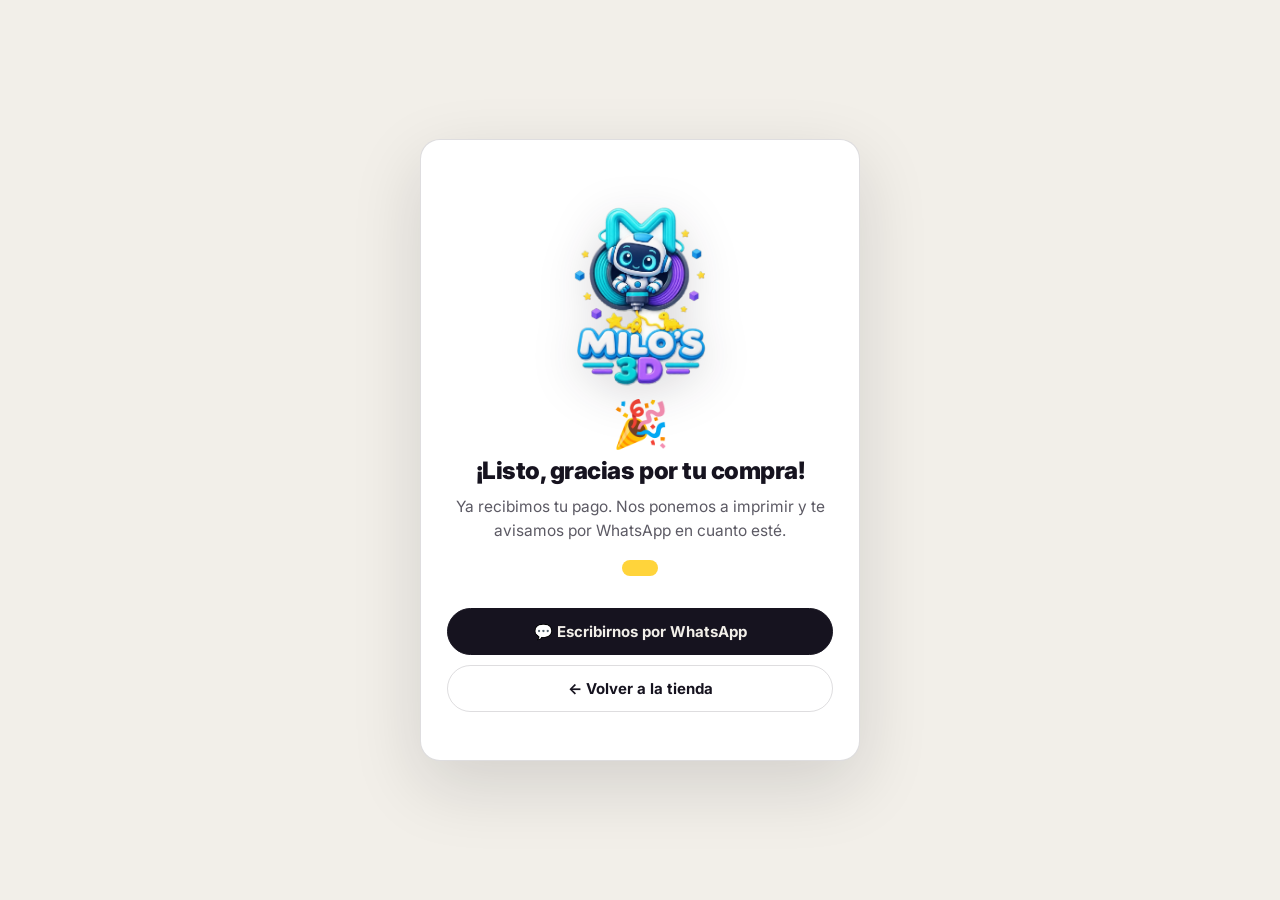
<file: gracias.html>
<!DOCTYPE html>
<html lang="es">
<head>
  <meta charset="UTF-8">
  <meta name="viewport" content="width=device-width, initial-scale=1.0">
  <title>Gracias por tu compra — MILO'S 3D</title>
  <meta name="robots" content="noindex">
  <link rel="preconnect" href="https://fonts.googleapis.com">
  <link rel="preconnect" href="https://fonts.gstatic.com" crossorigin>
  <link href="https://fonts.googleapis.com/css2?family=Inter:opsz,wght@14..32,400..900&display=swap" rel="stylesheet">
  <link rel="icon" href="favicon.png" type="image/png">
  <style>
    /* Página de una sola cosa: decirle al cliente qué pasó con su pago
       y dejarle un camino claro para hablar con nosotros. Autosuficiente,
       con la piel de la casa nueva (crema, tinta, Inter y pastillas). */
    :root {
      --fundo: #f2efe9; --tinta: #16131f; --apagado: #5c5a64;
      --linea: rgba(22, 19, 31, 0.14); --pop: #ffd43b;
    }
    * { box-sizing: border-box; }
    body {
      margin: 0; background: var(--fundo); color: var(--tinta);
      font-family: 'Inter', system-ui, -apple-system, sans-serif;
      font-optical-sizing: auto; -webkit-font-smoothing: antialiased;
    }
    .gr-wrap {
      min-height: 100svh; display: flex; align-items: center; justify-content: center;
      padding: 28px 20px;
    }
    .gr-card {
      width: 100%; max-width: 440px; text-align: center;
      background: #fff; border: 1px solid var(--linea);
      border-radius: 20px; padding: 34px 26px;
      box-shadow: 0 24px 70px rgba(22, 19, 31, 0.14);
    }
    .gr-logo { width: 150px; margin: 0 auto 6px; display: block; filter: drop-shadow(0 10px 24px rgba(22, 19, 31, 0.16)); }
    .gr-icono { font-size: 46px; line-height: 1; margin-bottom: 10px; }
    .gr-card h1 { font-size: 24px; font-weight: 850; letter-spacing: -0.02em; margin: 0 0 10px; }
    .gr-card p { font-size: 15.5px; line-height: 1.5; margin: 0 0 14px; color: var(--apagado); }
    .gr-folio {
      display: inline-block; font-size: 16px; font-weight: 800; letter-spacing: 0.04em;
      background: var(--pop); border-radius: 999px;
      padding: 8px 18px; margin: 4px 0 18px;
    }
    .gr-btn {
      display: flex; align-items: center; justify-content: center; width: 100%;
      margin: 10px 0 0; padding: 13px 18px; border-radius: 999px;
      font-size: 15px; font-weight: 700; text-decoration: none; cursor: pointer;
      border: 1px solid var(--linea); color: var(--tinta);
      transition: background 0.2s, color 0.2s, transform 0.15s;
    }
    .gr-btn:active { transform: scale(0.98); }
    .gr-btn.primario { background: var(--tinta); color: var(--fundo); border-color: var(--tinta); }
    .gr-btn.primario:hover { background: #2c2838; }
    .gr-btn.fantasma:hover { background: var(--tinta); color: var(--fundo); }
    .gr-chico { font-size: 13px; color: var(--apagado); margin-top: 18px; }
  </style>
</head>
<body>
  <div class="gr-wrap">
    <div class="gr-card">
      <img src="img/donas.webp" alt="MILO'S 3D" class="gr-logo" onerror="this.style.display='none'">
      <div class="gr-icono" id="gr-icono">🤖</div>
      <h1 id="gr-titulo">Revisando tu pago…</h1>
      <p id="gr-texto">Dame un segundo.</p>
      <div class="gr-folio" id="gr-folio" hidden></div>
      <a class="gr-btn primario" id="gr-wa" href="#">💬 Escribirnos por WhatsApp</a>
      <a class="gr-btn fantasma" href="/">← Volver a la tienda</a>
      <p class="gr-chico" id="gr-nota"></p>
    </div>
  </div>

  <script>
    const par = new URLSearchParams(location.search);
    const pago = par.get("pago") || "exito";
    const folio = (par.get("folio") || "").replace(/[^\w-]/g, "").slice(0, 40);
    const WA = "524427831563";

    const casos = {
      exito: {
        icono: "🎉",
        titulo: "¡Listo, gracias por tu compra!",
        texto: "Ya recibimos tu pago. Nos ponemos a imprimir y te avisamos por WhatsApp en cuanto esté.",
        wa: "¡Hola MILO'S 3D! 🤖 Acabo de pagar mi pedido"
      },
      pendiente: {
        icono: "⏳",
        titulo: "Tu pago está en proceso",
        texto: "Algunos métodos tardan un rato en confirmarse. En cuanto se acredite te escribimos por WhatsApp.",
        wa: "¡Hola MILO'S 3D! 🤖 Pagué mi pedido y quedó en proceso"
      },
      error: {
        icono: "😕",
        titulo: "El pago no se completó",
        texto: "No se te cobró nada. Puedes intentar de nuevo o pedirlo por WhatsApp y lo resolvemos contigo.",
        wa: "¡Hola MILO'S 3D! 🤖 Tuve un problema al pagar mi pedido"
      }
    };

    const c = casos[pago] || casos.exito;
    document.getElementById("gr-icono").textContent = c.icono;
    document.getElementById("gr-titulo").textContent = c.titulo;
    document.getElementById("gr-texto").textContent = c.texto;

    if (folio) {
      const caja = document.getElementById("gr-folio");
      caja.textContent = "Pedido " + folio;
      caja.hidden = false;
      document.getElementById("gr-nota").textContent =
        "Guarda este número por si necesitas referirte a tu pedido.";
    }

    // El mensaje ya lleva el folio: así no tiene que explicarse desde cero.
    const texto = c.wa + (folio ? ` (${folio})` : "") + ".";
    document.getElementById("gr-wa").href =
      `https://wa.me/${WA}?text=${encodeURIComponent(texto)}`;

    // El carrito ya cumplió: si el pago salió bien, se vacía para que
    // no le reaparezca el mismo pedido al volver a la tienda.
    if (pago === "exito") {
      try { localStorage.removeItem("milos3d_cart"); } catch (e) { /* sin guardado, da igual */ }
    }
  </script>
</body>
</html>
</file>
<file: assets/index-BsMTIcMA.css>
@font-face{font-family:Inter Variable;font-style:normal;font-display:swap;font-weight:100 900;src:url(./inter-cyrillic-ext-opsz-normal-CfYZpDVp.woff2)format("woff2-variations");unicode-range:U+460-52F,U+1C80-1C8A,U+20B4,U+2DE0-2DFF,U+A640-A69F,U+FE2E-FE2F}@font-face{font-family:Inter Variable;font-style:normal;font-display:swap;font-weight:100 900;src:url(./inter-cyrillic-opsz-normal-BFQXbQ-f.woff2)format("woff2-variations");unicode-range:U+301,U+400-45F,U+490-491,U+4B0-4B1,U+2116}@font-face{font-family:Inter Variable;font-style:normal;font-display:swap;font-weight:100 900;src:url(./inter-greek-ext-opsz-normal-BmPQvyvo.woff2)format("woff2-variations");unicode-range:U+1F??}@font-face{font-family:Inter Variable;font-style:normal;font-display:swap;font-weight:100 900;src:url(./inter-greek-opsz-normal-BM0NlUE_.woff2)format("woff2-variations");unicode-range:U+370-377,U+37A-37F,U+384-38A,U+38C,U+38E-3A1,U+3A3-3FF}@font-face{font-family:Inter Variable;font-style:normal;font-display:swap;font-weight:100 900;src:url(./inter-vietnamese-opsz-normal-Ci9T9ieq.woff2)format("woff2-variations");unicode-range:U+102-103,U+110-111,U+128-129,U+168-169,U+1A0-1A1,U+1AF-1B0,U+300-301,U+303-304,U+308-309,U+323,U+329,U+1EA0-1EF9,U+20AB}@font-face{font-family:Inter Variable;font-style:normal;font-display:swap;font-weight:100 900;src:url(./inter-latin-ext-opsz-normal-DpK-iCPk.woff2)format("woff2-variations");unicode-range:U+100-2BA,U+2BD-2C5,U+2C7-2CC,U+2CE-2D7,U+2DD-2FF,U+304,U+308,U+329,U+1D00-1DBF,U+1E00-1E9F,U+1EF2-1EFF,U+2020,U+20A0-20AB,U+20AD-20C0,U+2113,U+2C60-2C7F,U+A720-A7FF}@font-face{font-family:Inter Variable;font-style:normal;font-display:swap;font-weight:100 900;src:url(./inter-latin-opsz-normal-BwkfbSeq.woff2)format("woff2-variations");unicode-range:U+??,U+131,U+152-153,U+2BB-2BC,U+2C6,U+2DA,U+2DC,U+304,U+308,U+329,U+2000-206F,U+20AC,U+2122,U+2191,U+2193,U+2212,U+2215,U+FEFF,U+FFFD}:root{--fundo:#f2efe9;--tinta:#16131f;--escuro:#16131f;--claro:#f4f1ea;--apagado:#3b3748;--pilula:#fbf9f5;--pilula-tinta:#16131f;--cta:#ff7db6;--cta-tinta:#16131f;--realce:#c9f04e;--pop-1:#5cb8ff;--pop-2:#ffd447;--pop-3:#c9f04e;--pop-4:#a78bfa;--pop-5:#ff9cc7;--pop-6:#ff8a3c;--pagina:var(--fundo);--fonte:"Inter Variable", "Helvetica Neue", Arial, ui-sans-serif, system-ui, sans-serif;--curva:cubic-bezier(.22, 1, .36, 1);--curva-mola:cubic-bezier(.34, 1.56, .64, 1);--u:min(100vw / 1440, 100svh / 824);--su:min(1px, 100vw / 1280);--m:24px}@media (max-width:760px),(max-aspect-ratio:5/6){:root{--u:min(100vw / 390, 100svh / 760)}}@media (max-width:760px){:root{--su:min(1px, 100vw / 390);--m:16px}}.tema-limao{--fundo:#e4e2dd;--tinta:#121416;--escuro:#121416;--claro:#edeae4;--apagado:#37383b;--pilula:#f7f5f0;--pilula-tinta:#121416;--cta:#d6f55b;--cta-tinta:#121416;--realce:#ff86b6;--pop-1:#d6f55b;--pop-2:#ff9cc5;--pop-3:#a08af5;--pop-4:#d6f55b;--pop-5:#ff9cc5;--pop-6:#a08af5}.tema-piscina{--fundo:#e6eff2;--tinta:#0d1b36;--escuro:#0d1b36;--claro:#eef5f7;--apagado:#2f4063;--pilula:#f8fcfd;--pilula-tinta:#0d1b36;--cta:#ffd84a;--cta-tinta:#0d1b36;--realce:#ffd84a;--pop-1:#ffd84a;--pop-2:#ff9dbb;--pop-3:#38d6c4;--pop-4:#6f9bff;--pop-5:#ffab5c;--pop-6:#9be870}.tema-caramelo{--fundo:#f6ecdd;--tinta:#2a150c;--escuro:#2a150c;--claro:#fbf3e6;--apagado:#5a3d2f;--pilula:#fffaf1;--pilula-tinta:#2a150c;--cta:#ff8a26;--cta-tinta:#2a150c;--realce:#ff86bb;--pop-1:#8fd3ff;--pop-2:#ffcf3f;--pop-3:#c8ee4e;--pop-4:#b99bff;--pop-5:#ff9cc7;--pop-6:#ff8a26}*,:before,:after{box-sizing:border-box}html,body{overscroll-behavior-x:none;overflow-x:clip}html{-webkit-text-size-adjust:100%;scrollbar-width:none;-webkit-tap-highlight-color:transparent;background:var(--pagina)}html::-webkit-scrollbar{display:none}body{background:var(--pagina);color:var(--tinta);font-family:var(--fonte);font-optical-sizing:auto;-webkit-font-smoothing:antialiased;-moz-osx-font-smoothing:grayscale;margin:0;font-size:17px;font-weight:500;line-height:1.4}img,video,svg{max-width:100%;display:block}a{color:inherit;text-decoration:none}button{font:inherit;color:inherit;cursor:pointer;background:0 0;border:0;padding:0}h1,h2,h3,p,figure,ul,ol{margin:0}ul,ol{padding:0;list-style:none}:focus-visible{outline-offset:3px;border-radius:6px;outline:2px solid}html.abertura-on,html.abertura-on body{overflow:hidden}.rot{letter-spacing:-.02em;text-transform:uppercase;font-size:15px;font-weight:700;line-height:1.1}.pilula{--p-fundo:var(--pilula);--p-tinta:var(--pilula-tinta);background:var(--p-fundo);height:38px;color:var(--p-tinta);letter-spacing:-.02em;text-transform:uppercase;white-space:nowrap;transition:transform .4s var(--curva-mola), background-color .25s, color .25s;border-radius:999px;justify-content:center;align-items:center;gap:7px;padding:0 14px;font-size:14px;font-weight:700;line-height:1;display:inline-flex;position:relative}.pilula--cta{--p-fundo:var(--cta);--p-tinta:var(--cta-tinta)}.pilula__txt{padding:3px 0;display:block;position:relative;overflow:clip}.pilula__txt>span{transition:transform .45s var(--curva);display:block}.pilula__txt>span+span{position:absolute;top:3px;left:0;transform:translateY(130%)}@media (hover:hover){html:not(.is-scrolling) .pilula:hover{transform:scale(1.05)}html:not(.is-scrolling) .pilula:hover .pilula__txt>span:first-child{transform:translateY(-130%)}html:not(.is-scrolling) .pilula:hover .pilula__txt>span+span{transform:none}}html:not(.is-scrolling) .pilula:active,.pilula:active{transition-duration:.1s;transform:scale(.94)}.pilula:focus-visible{outline:2px solid var(--tinta);outline-offset:3px;border-radius:999px}.sobre-escuro .pilula:focus-visible{outline-color:var(--claro)}.sbar{z-index:60;pointer-events:none;mix-blend-mode:difference;width:10px;position:fixed;top:6px;bottom:6px;right:3px}.sbar__thumb{opacity:0;width:4px;transition:opacity .5s, width .25s var(--curva);pointer-events:auto;cursor:grab;background:#fff;border-radius:4px;position:absolute;right:0}.sbar.is-on .sbar__thumb{opacity:.6}.sbar.is-none{display:none}.sbar.is-drag .sbar__thumb{cursor:grabbing}@media (hover:hover){.sbar__thumb:hover,.sbar.is-drag .sbar__thumb{opacity:.9;width:7px}}.sr{clip-path:inset(50%);white-space:nowrap;width:1px;height:1px;position:absolute;overflow:hidden}@media (prefers-reduced-motion:reduce){*,:before,:after{transition-duration:.01ms!important;animation:none!important}}.fondo-video{z-index:0;pointer-events:none;position:absolute;inset:0;overflow:clip}.fondo-video video{object-fit:cover;opacity:.26;filter:saturate(.8);width:100%;height:100%}.fondo-video:after{content:"";background:linear-gradient(180deg, var(--escuro) 0%, #0000 26%, #0000 72%, var(--escuro) 100%);position:absolute;inset:0}.como>.como__rotulo,.como>.como__texto,.agendar>.agendar__rotulo,.agendar>.recado,.agendar>.rodape{z-index:1;position:relative}@media (prefers-reduced-motion:reduce){.fondo-video{display:none}}.nav{z-index:50;height:74px;padding:0 var(--m) 0 15px;pointer-events:none;grid-template-columns:1fr auto 1fr;align-items:center;display:grid;position:fixed;top:0;left:0;right:0}.nav>*{pointer-events:auto}.logo{color:var(--tinta);justify-self:start;align-items:center;gap:9px;transition:color .35s;display:inline-flex}.sobre-escuro .logo{color:var(--claro)}.logo__simbolo{fill:currentColor;transform-origin:50% 60%;width:34px;height:34px;transition:transform .6s var(--curva-mola)}.logo__nome{letter-spacing:-.065em;padding-bottom:3px;font-size:31px;font-weight:800;line-height:1}@media (hover:hover){html:not(.is-scrolling) .logo:hover .logo__simbolo{transform:rotate(-14deg)scale(1.1)}}html:not(.is-scrolling) .logo:active .logo__simbolo,.logo:active .logo__simbolo{transition-duration:.1s;transform:scale(.88)}.logo:focus-visible{outline-offset:6px;border-radius:10px;outline:2px solid}.nav__meio{justify-self:center;position:relative}.nav__pontos{transition:transform .5s var(--curva-mola);grid-template-columns:4px 4px;gap:4px;display:grid}.nav__pontos i{background:currentColor;border-radius:50%;width:4px;height:4px}@media (hover:hover){html:not(.is-scrolling) .nav__menu:hover .nav__pontos{transform:rotate(90deg)}}.nav__menu[aria-expanded=true] .nav__pontos{transform:rotate(45deg)scale(1.15)}.nav__acoes{justify-self:end;display:flex}.nav__whats{padding:0 13px}.nav__acoes .pilula--cta{padding:0 15px}.menu{background:var(--pilula);width:280px;color:var(--pilula-tinta);transform-origin:50% 0;opacity:0;visibility:hidden;transition:transform .28s var(--curva), opacity .2s, visibility 0s .28s;border-radius:26px;padding:20px 22px 18px;position:absolute;top:calc(100% + 10px);left:50%;transform:translate(-50%)scale(.6)rotate(-4deg)}.menu[hidden]{display:block}.menu.is-aberto{opacity:1;visibility:visible;transition:transform .55s var(--curva-mola), opacity .2s, visibility 0s;transform:translate(-50%)}.menu__lista a{letter-spacing:-.04em;transition:transform .45s var(--curva-mola), opacity .25s;padding:3px 0;font-size:34px;font-weight:600;line-height:1.08;display:block}@media (hover:hover){html:not(.is-scrolling) .menu__lista:hover a{opacity:.35}html:not(.is-scrolling) .menu__lista a:hover{opacity:1;transform:translate(10px)}}html:not(.is-scrolling) .menu__lista a:active,.menu__lista a:active{transition-duration:.1s;transform:translate(4px)scale(.97)}.menu__lista a:focus-visible{outline:2px solid var(--pilula-tinta);outline-offset:2px;border-radius:8px}.menu__pe{border-top:2px solid var(--pilula-tinta);margin-top:16px;padding-top:14px;font-size:13px}@media (max-width:760px){.nav{height:64px;padding:0 var(--m) 0 12px;grid-template-columns:1fr auto}.logo{padding:8px 8px 8px 0}.nav__menu{height:44px;padding:0 16px}.logo__simbolo{width:30px;height:30px}.logo__nome{font-size:27px}.nav__meio{order:3;justify-self:end;position:static}.nav__acoes{display:none}.menu{top:62px;left:auto;right:var(--m);width:min(300px, calc(100vw - 2 * var(--m)));transform-origin:100% 0;transform:scale(.6)rotate(4deg)}.menu.is-aberto{transform:none}}.logo__robot{object-fit:contain;filter:drop-shadow(0 4px 10px #00000040);width:auto;height:64px}@media (max-width:760px){.logo__robot{height:52px}}.hero{z-index:0;background:var(--fundo);height:100svh;min-height:520px;position:sticky;top:0;overflow:clip}.hero.is-coberto{visibility:hidden}.hero__cor,.hero__cor i{position:absolute;inset:0}.hero__cor i{opacity:0}.hero__pe{left:28px;right:var(--m);z-index:2;color:var(--tinta);grid-template-columns:1fr auto 1fr;align-items:end;gap:24px;display:grid;position:absolute;bottom:15px}.hero__frase{text-align:center;font-size:15px}.hero__pe-d{text-align:right}@media (max-width:1000px){.hero__frase br{display:none}.hero__frase{max-width:30em}}@media (max-width:760px){.hero__pe{left:var(--m);grid-template-columns:1fr 1fr;row-gap:14px;bottom:16px}.hero__frase{order:-1;grid-column:1/-1;max-width:23em;margin:0 auto;font-size:13px;line-height:1.14}.hero__pe-e,.hero__pe-d{font-size:12px}}@media (max-width:760px) and (max-height:620px){.hero__pe{row-gap:10px;bottom:12px}}.objetos{z-index:20;pointer-events:none;width:100%;height:100svh;position:fixed;top:0;left:0;overflow:clip}.objetos.is-fora{visibility:hidden}.obj{--X:var(--dx);--Y:var(--dy);--H:var(--h);--EY:var(--ey);z-index:var(--z,1);height:calc(var(--H) * var(--u));aspect-ratio:var(--ar);translate:calc(-50% + var(--X) * var(--u) + var(--tx,0px)) calc(-50% + var(--Y) * var(--u) + var(--ty,0px));scale:var(--s,1);rotate:var(--r,0deg);pointer-events:none;will-change:translate, scale;-webkit-user-select:none;user-select:none;position:absolute;top:50%;left:50%}.obj img{object-fit:contain;-webkit-user-drag:none;width:100%;height:100%}.obj:focus-visible{outline:3px solid var(--tinta);outline-offset:6px;border-radius:28px}html.tem-alvo,html.tem-alvo body{cursor:pointer}@media (max-width:760px),(max-aspect-ratio:5/6){.obj{--X:var(--mdx);--Y:var(--mdy);--H:var(--mh);--EY:var(--mey,var(--ey))}}html.reduzido .objetos{position:absolute}.rotulo{z-index:40;background:var(--pilula);width:112px;height:112px;color:var(--pilula-tinta);text-align:center;pointer-events:none;opacity:0;will-change:translate, scale, opacity;border-radius:50%;place-items:center;margin:-56px 0 0 -56px;display:grid;position:fixed;top:0;left:0;scale:.3}.rotulo__txt{letter-spacing:-.01em;text-transform:uppercase;font-size:12px;font-weight:800;line-height:1.06}@media (max-width:760px){.rotulo{width:100px;height:100px;margin:-50px 0 0 -50px}}.abertura__fila{position:absolute;inset:0}.abertura__fila img{opacity:0;will-change:transform, opacity;width:auto;max-width:none;height:clamp(130px,25svh,250px);position:absolute;top:44%;left:50%}.manifesto{z-index:1;background:var(--escuro);color:var(--claro);padding:66px var(--m) 44svh;position:relative}.manifesto__selo{position:absolute;top:66px;left:30px}.manifesto__chamada{text-align:center}.manifesto__texto{letter-spacing:-.03em;text-align:center;max-width:15.8em;margin:70px auto 0;font-size:clamp(30px,4.6vw,72px);font-weight:500;line-height:1.136}.acende__t{--x:0px;--borda:3.2em;color:var(--apagado);background-image:linear-gradient(90deg, var(--claro) calc(var(--x) - var(--borda)), var(--apagado) var(--x));-webkit-text-fill-color:transparent;-webkit-box-decoration-break:slice;box-decoration-break:slice;-webkit-background-clip:text;background-clip:text}html:not(.js) .acende__t,html.reduzido .acende__t{-webkit-text-fill-color:currentColor;color:var(--claro);background:0 0}@media (max-width:760px){.manifesto{padding-top:54px}.manifesto__selo{text-align:center;opacity:.6;margin-bottom:10px;font-size:12px;position:static}.manifesto__chamada{font-size:13px}.manifesto__texto{max-width:13em;margin-top:44px;font-size:clamp(26px,7.7vw,34px)}}.servicos{z-index:1;background:var(--escuro);color:var(--claro);padding:0 var(--m) 120px;position:relative}.servicos__rotulo{text-align:center;opacity:.85;padding:40px 0 60px}.pilha{gap:20px;max-width:1124px;margin:0 auto;display:grid}.cartao{--raio:18px;border-radius:var(--raio);background:var(--cor);min-height:430px;color:var(--tinta);grid-template-rows:auto 1fr auto;grid-template-columns:minmax(0,1fr) minmax(0,.72fr) auto;column-gap:28px;padding:10px 10px 10px 26px;display:grid;position:relative}.cartao__topo{grid-column:1/3;gap:52px;padding-top:20px;display:flex}.cartao__titulo{letter-spacing:-.045em;text-transform:uppercase;grid-area:3/1;align-self:end;padding-bottom:6px;font-size:58px;font-weight:700;line-height:.9}.cartao__texto{grid-area:3/2;align-self:end;max-width:17.5em;padding-bottom:16px}.cartao__foto{aspect-ratio:1;border-radius:calc(var(--raio) - 6px);background:color-mix(in srgb, var(--cor) 70%, var(--tinta));grid-area:1/3/4;width:410px;overflow:clip}.cartao__foto img{object-fit:cover;width:100%;height:100%}.cartao__ir{background:var(--tinta);width:46px;height:46px;color:var(--cor);transition:transform .45s var(--curva-mola), background-color .25s, color .25s;border-radius:50%;grid-area:1/2;justify-self:end;place-items:center;margin-top:12px;display:grid}.cartao__ir svg{fill:none;stroke:currentColor;stroke-width:2.4px;stroke-linecap:round;stroke-linejoin:round;width:20px;height:20px;transition:transform .45s var(--curva-mola)}@media (hover:hover){html:not(.is-scrolling) .cartao__ir:hover{background:var(--pilula);color:var(--tinta);transform:scale(1.14)}html:not(.is-scrolling) .cartao__ir:hover svg{transform:rotate(45deg)}}html:not(.is-scrolling) .cartao__ir:active,.cartao__ir:active{transition-duration:.1s;transform:scale(.9)}.cartao__ir:focus-visible{outline:2px solid var(--tinta);outline-offset:3px;border-radius:50%}html.js:not(.reduzido) .servicos{height:calc(100svh * (1 + var(--passos,2.1)));padding-bottom:0}html.js:not(.reduzido) .servicos__palco{height:100svh;margin:0 calc(-1 * var(--m));padding:0 var(--m);position:sticky;top:0;overflow:clip}html.js:not(.reduzido) .servicos__rotulo{left:0;right:0;top:calc(132 * var(--u));padding:0;position:absolute}html.js:not(.reduzido) .pilha{left:50%;top:calc(216 * var(--u));width:min(1124 * var(--u), 100vw - 2 * var(--m));max-width:none;height:calc(430 * var(--u));margin-left:calc(min(1124 * var(--u), 100vw - 2 * var(--m)) / -2);display:block;position:absolute}html.js:not(.reduzido) .cartao{min-height:0;padding:calc(10 * var(--u)) calc(10 * var(--u)) calc(10 * var(--u)) calc(26 * var(--u));grid-template-columns:minmax(0, 1fr) minmax(0, .72fr) calc(410 * var(--u));column-gap:calc(28 * var(--u));transform-origin:50% 0;will-change:transform;position:absolute;inset:0}html.js:not(.reduzido) .cartao__titulo{font-size:min(58 * var(--u), 72px)}html.js:not(.reduzido) .cartao__foto{aspect-ratio:auto;width:100%;height:100%}html.js:not(.reduzido) .cartao__topo{padding-top:calc(20 * var(--u))}html.js:not(.reduzido) .cartao__ir{margin-top:calc(12 * var(--u))}@media (max-width:760px){.servicos{padding-bottom:80px}.cartao{--raio:16px;grid-template-rows:auto auto auto 1fr;grid-template-columns:minmax(0,1fr) auto;column-gap:12px;min-height:0;padding:8px 8px 18px}.cartao__foto{aspect-ratio:16/11;grid-area:1/1/auto/3;width:100%}.cartao__topo{grid-area:2/1;gap:22px;padding:16px 0 0 10px;font-size:13px}.cartao__ir{grid-area:2/2/4;align-self:start;margin:12px 4px 0 0}.cartao__titulo{grid-area:3/1;align-self:start;padding:12px 0 0 10px;font-size:38px}.cartao__texto{grid-area:4/1/auto/3;align-self:end;max-width:none;padding:14px 10px 0;font-size:13px;line-height:1.16}html.js:not(.reduzido) .servicos__rotulo{font-size:13px;top:78px}html.js:not(.reduzido) .pilha{height:min(100svh - 158px,500px);width:calc(100vw - 2 * var(--m));margin-left:calc((100vw - 2 * var(--m)) / -2);top:132px}html.js:not(.reduzido) .cartao{grid-template-columns:minmax(0,1fr) auto;column-gap:12px;padding:8px 8px 16px}html.js:not(.reduzido) .cartao__titulo{font-size:38px}html.js:not(.reduzido) .cartao__foto{aspect-ratio:auto;grid-row:1;width:100%;height:auto;min-height:0}html.js:not(.reduzido) .cartao{grid-template-rows:minmax(0,1fr) auto auto auto}html.js:not(.reduzido) .cartao__texto{grid-row:4;padding-top:10px}html.js:not(.reduzido) .cartao__topo{padding-top:14px}html.js:not(.reduzido) .cartao__ir{margin-top:10px}}@media (max-width:760px) and (max-height:620px){html.js:not(.reduzido) .servicos__rotulo{top:70px}html.js:not(.reduzido) .pilha{height:calc(100svh - 138px);top:122px}html.js:not(.reduzido) .cartao__titulo{font-size:32px}}.como{z-index:1;background:var(--escuro);color:var(--claro);padding:150px var(--m) 0;position:relative}.como__rotulo{text-align:center;opacity:.85}.como__texto{letter-spacing:-.03em;text-align:center;max-width:15.8em;margin:70px auto 0;padding-bottom:34svh;font-size:clamp(30px,4.6vw,72px);font-weight:500;line-height:1.136}.trecho{--alt:.085em;-webkit-text-fill-color:currentColor;color:var(--apagado);background:linear-gradient(var(--realce), var(--realce)) no-repeat 0 calc(100% - .06em) / 100% var(--alt);-webkit-box-decoration-break:clone;box-decoration-break:clone;cursor:pointer;border-radius:.06em;outline:none;transition:background-size .16s ease-out,color .16s ease-out}.trecho i{font-style:normal;transition:color .16s ease-out}.trecho.is-ativo{--alt:.98em}.trecho.is-ativo,.trecho.is-ativo i{color:var(--tinta)!important}.trecho:focus-visible{outline:2px solid var(--claro);outline-offset:.08em}html:not(.js) .trecho,html.reduzido .trecho{color:var(--claro)}.tpilha{z-index:30;pointer-events:none;visibility:hidden;will-change:translate;width:clamp(190px,21vw,310px);position:fixed;top:0;left:0}.tpilha.is-presa{position:absolute}.tpilha.is-viva{visibility:visible}.tp{background:var(--pilula);width:100%;color:var(--pilula-tinta);opacity:0;transform-origin:30% 20%;border-radius:12px;margin:0;transition:opacity .14s,scale .2s ease-in,rotate .2s ease-in;position:absolute;top:0;left:0;overflow:clip;rotate:-12deg;scale:.6;box-shadow:0 18px 40px #00000059}.tp:nth-child(2){top:16%;left:34%;rotate:14deg}.tpilha.is-aberta .tp{opacity:1;transition:opacity .12s, scale .45s var(--curva-mola), rotate .45s var(--curva-mola);rotate:-5deg;scale:1}.tpilha.is-aberta .tp:nth-child(2){transition-delay:60ms;rotate:6deg}.tp--foto{aspect-ratio:4/3;border:5px solid var(--pilula)}.tp--foto img{object-fit:cover;border-radius:7px;width:100%;height:100%}.tp--ficha,.tp--aviso{padding:14px 16px 16px}.tp__cab{opacity:.6;justify-content:space-between;font-size:12px;display:flex}.tp__nome{letter-spacing:-.05em;margin-top:12px;font-size:40px;font-weight:700;line-height:.9}.tp__sub{letter-spacing:-.01em;white-space:nowrap;margin-top:6px;font-size:13px;font-weight:600}.tp__notas{justify-items:start;gap:5px;margin-top:12px;display:grid}.tp__notas li{letter-spacing:-.01em;white-space:nowrap;background:var(--pop-2);border-radius:999px;padding:5px 10px;font-size:12px;font-weight:700}.tp__notas li:nth-child(2){background:var(--pop-5)}.tp__notas li:nth-child(3){background:var(--pop-3)}.tp--aviso{border-radius:18px}.tp__msg{letter-spacing:-.02em;margin-top:8px;font-size:17px;font-weight:600;line-height:1.2}@media (max-width:760px){.como{padding-top:96px}.como__rotulo{font-size:13px}.como__texto{max-width:13em;margin-top:44px;padding-bottom:30svh;font-size:clamp(26px,7.7vw,34px)}.tpilha{width:188px}.tp__sub{font-size:12px}.tp__nome{font-size:30px}.tp__msg{font-size:15px}.tp--ficha,.tp--aviso{padding:11px 12px 12px}.tp__notas li{padding:4px 8px;font-size:12px}}.casa{background:var(--fundo);color:var(--tinta);padding:calc(4.6vw + 110 * var(--su)) var(--m) 0;position:relative}.casa:before{content:"";background:var(--escuro);z-index:2;border-radius:0 0 50% 50%/0 0 100% 100%;height:4.6vw;position:absolute;top:-1px;left:0;right:0}.casa__cor,.loja__cor{z-index:1;position:absolute;inset:0;overflow:clip}.casa__cor i,.loja__cor i{opacity:0;position:absolute;inset:0}.casa__titulo{z-index:2;text-align:center;font-size:calc(64 * var(--su));letter-spacing:-.045em;font-weight:500;line-height:1.04;position:relative}.casa__meio{z-index:2;max-width:1440px;margin:calc(56 * var(--su)) auto 0;padding:0 calc(64 * var(--su));grid-template-columns:minmax(0,1fr) minmax(0,62%) minmax(0,1fr);column-gap:24px;display:grid;position:relative}.casa__e{padding-top:calc(30 * var(--su));align-self:start;max-width:15em}.casa__d{place-self:center end;max-width:15em;padding-top:24%}.casa__foto{margin:0 0 calc(-330 * var(--su))}.casa__foto img{width:100%;height:auto;-webkit-mask-image:linear-gradient(#000 74%,#0000 97%);mask-image:linear-gradient(#000 74%,#0000 97%)}.sub{transition:background-size .35s var(--curva), transform .4s var(--curva-mola);background:linear-gradient(currentColor,currentColor) 0 100%/100% 2px no-repeat;margin-top:28px;padding-bottom:4px;display:inline-block}@media (hover:hover){html:not(.is-scrolling) .sub:hover{animation:sub-fio .6s var(--curva);transform:translate(4px)}}html:not(.is-scrolling) .sub:active,.sub:active{transition-duration:.1s;transform:scale(.96)}.sub:focus-visible{outline-offset:5px;border-radius:4px;outline:2px solid}@keyframes sub-fio{0%{background-position:100% 100%;background-size:100% 2px}45%{background-position:100% 100%;background-size:0% 2px}46%{background-position:0 100%;background-size:0% 2px}to{background-position:0 100%;background-size:100% 2px}}@media (max-width:760px){.casa{padding-top:calc(7vw + 72px)}.casa:before{height:7vw}.casa__titulo{font-size:calc(34 * var(--su))}.casa__meio{grid-template-columns:1fr 1fr;gap:26px 16px;margin-top:34px;padding:0}.casa__e,.casa__d{place-self:start;max-width:none;padding-top:0;font-size:12px}.casa__e{grid-area:1/1}.casa__d{grid-area:1/2}.casa__d .rot{font-size:12px}.casa__foto{grid-area:2/1/auto/3;margin:0 -8px -150px}.sub{background-position:0 calc(100% - 12px);margin-top:4px;padding:15px 0;font-size:13px}}.loja{background:var(--fundo);color:var(--tinta);padding:calc(60 * var(--su)) 0 calc(72 * var(--su));position:relative;overflow-x:clip}.vitrine{z-index:3;height:calc(520 * var(--u));position:relative}.loja__pe{z-index:3;margin-top:calc(34 * var(--su));padding:0 var(--m);text-align:center;position:relative}@media (max-width:760px){.loja{padding:30px 0 56px}.vitrine{height:calc(470 * var(--u))}.loja__pe{font-size:13px}.loja__pe br{display:none}}.agendar{z-index:1;background:var(--escuro);color:var(--claro);padding:calc(150 * var(--su)) var(--m) 0;position:relative}.agendar__rotulo{text-align:center;opacity:.85}.recado{text-align:center;max-width:calc(15.8*clamp(30px,4.6vw,72px));margin:70px auto 0}.recado__frase{letter-spacing:-.03em;font-size:clamp(30px,4.6vw,72px);font-weight:500;line-height:1.2}.campo{vertical-align:baseline;display:inline-block;position:relative}.campo input,.campo select,.escolha{appearance:none;font:inherit;letter-spacing:inherit;color:var(--realce);background:linear-gradient(var(--realce), var(--realce)) no-repeat 0 calc(100% - .02em) / 100% .085em;text-align:center;text-align-last:center;cursor:text;min-width:2.2em;max-width:100%;transition:background-size .4s var(--curva), color .25s;border:0;border-radius:.06em;outline:none;margin:0;padding:0 .08em .06em;line-height:1.05}.campo select{cursor:pointer}.campo select option{letter-spacing:0;color:#16131f;background:#fff;font-size:17px}.escolha{cursor:pointer;white-space:nowrap;align-items:baseline;gap:.14em;min-width:0;display:inline-flex}.escolha__txt{display:inline-block}.escolha__seta{fill:none;stroke:currentColor;stroke-width:2px;stroke-linecap:round;stroke-linejoin:round;width:.3em;height:.2em;transition:transform .45s var(--curva-mola);flex:none;align-self:center;margin-top:.12em}.campo--escolha.is-aberta .escolha__seta{transform:rotate(180deg)}.campo--escolha.is-aberta .escolha{color:var(--tinta);background-size:100% 100%}.escolha__lista{z-index:45;background:var(--pilula);width:max-content;min-width:230px;max-width:calc(100vw - 20px);color:var(--pilula-tinta);font-family:var(--fonte);opacity:0;visibility:hidden;transition:transform .2s var(--curva), opacity .16s, visibility 0s .2s;border-radius:26px;margin:0;padding:10px;list-style:none;position:absolute;top:0;left:0;transform:scale(.6)rotate(-3deg);box-shadow:0 26px 70px #00000073}.escolha__lista.is-acima{transform:scale(.6)rotate(3deg)}.escolha__lista.is-aberta{opacity:1;visibility:visible;transition:transform .5s var(--curva-mola), opacity .14s, visibility 0s;transform:none}.escolha__op{letter-spacing:-.035em;white-space:nowrap;cursor:pointer;min-height:48px;transition:background-color .16s, transform .4s var(--curva-mola);border-radius:16px;justify-content:space-between;align-items:center;gap:22px;padding:8px 16px;font-size:26px;font-weight:600;line-height:1.1;display:flex}.escolha__op:after{content:"";opacity:0;width:10px;height:10px;transition:opacity .2s, scale .4s var(--curva-mola);background:currentColor;border-radius:50%;flex:none;scale:.4}.escolha__op[aria-selected=true]:after{opacity:1;scale:1}.escolha__op.is-ativa{background:var(--realce);transform:translate(4px)}.escolha__op:active{transition-duration:.1s;transform:scale(.97)}.campo input::placeholder{color:var(--apagado);opacity:1;transition:color .25s}@media (hover:hover){html:not(.is-scrolling) .campo input:hover,html:not(.is-scrolling) .campo select:hover,html:not(.is-scrolling) .escolha:hover{background-size:100% .16em}html:not(.is-scrolling) .campo--escolha.is-aberta .escolha:hover{background-size:100% 100%}}.campo input:focus,.campo select:focus,.escolha:focus-visible{color:var(--tinta);background-size:100% 100%}.campo input:focus::placeholder{color:color-mix(in srgb, var(--tinta) 45%, var(--realce))}.campo select:active{color:var(--tinta);background-size:100% 100%}.campo.is-erro input{background-image:linear-gradient(var(--pop-6), var(--pop-6));animation:campo-treme .4s var(--curva)}.campo.is-erro input::placeholder{color:var(--pop-6)}.campo.is-erro input:focus::placeholder{color:color-mix(in srgb, var(--tinta) 60%, var(--pop-6))}@keyframes campo-treme{20%{transform:translate(-.12em)}45%{transform:translate(.1em)}70%{transform:translate(-.05em)}}.recado__pe{justify-items:center;gap:16px;min-height:92px;margin-top:54px;display:grid}.recado__enviar{height:56px;padding:0 28px;font-size:16px}.recado__enviar[disabled]{opacity:.6;pointer-events:none}.recado__aviso{min-height:1.1em}.recado__aviso.is-erro{color:var(--pop-6)}.recado__aviso a{text-underline-offset:3px;text-decoration:underline;text-decoration-thickness:2px}.recado.is-enviado .recado__enviar{--p-fundo:var(--realce)}.rodape{max-width:1392px;margin:calc(150 * var(--su)) auto 0;border-top:2px solid color-mix(in srgb, var(--claro) 22%, transparent);grid-template-columns:repeat(4,minmax(0,1fr));gap:24px;padding-top:22px;display:grid}.rodape .sub{margin-top:0;padding-bottom:2px}.volta{height:76svh;min-height:420px}html.reduzido .volta,html:not(.js) .volta{display:none}.rodape__marca{text-align:right}@media (max-width:760px){.agendar{padding-top:96px}.agendar__rotulo{font-size:13px}.recado{margin-top:44px}.recado__frase{font-size:clamp(26px,7.7vw,34px);line-height:1.44}.campo input,.campo select,.escolha{padding-top:.17em;padding-bottom:.19em}.escolha__lista{border-radius:22px;padding:8px}.escolha__op{min-height:48px;padding:8px 14px;font-size:21px}.recado__pe{margin-top:40px}.recado__enviar{width:100%;height:54px}.rodape{grid-template-columns:1fr 1fr;row-gap:22px;margin-top:96px}.rodape .rot{font-size:13px}.rodape .sub{background-position:0 calc(100% - 12px);margin:-9px 0;padding:15px 0}.rodape__marca{text-align:left}}.acceso{background:#0a0a0a;height:100svh;position:relative}.acceso__isla{position:absolute;inset:0}.acceso__isla .pt-root{height:100%}.pre-acceso .objetos,.objetos{transition:opacity .3s}.galeria{background:var(--escuro);color:var(--claro);padding:calc(96 * var(--su)) 0 calc(110 * var(--su));position:relative}.galeria__rotulo{text-align:center;color:var(--claro);opacity:.65}.galeria__rotulo--sel{margin-top:calc(110 * var(--su))}.galeria__frase{text-align:center;margin:calc(14 * var(--su)) auto 0;max-width:34ch;color:var(--claro);opacity:.55;padding:0 20px;font-size:17px}.galeria__isla{margin-top:calc(28 * var(--su))}.galeria__sel{margin-top:calc(28 * var(--su));justify-content:center;padding:0 clamp(16px,4vw,56px);display:flex}.momentos{background:var(--fundo);padding:calc(80 * var(--su)) 0 0;position:relative}.momentos__rotulo{text-align:center}.momentos__isla{margin-top:calc(10 * var(--su))}
</file>
<file: admin/admin.css>
/* ============================================
   MILO'S 3D — Panel de administración (móvil)
   ============================================ */

:root {
  --bg: #04060e;
  --bg-2: #0a1020;
  --panel: #0e1730;
  --panel-2: #131f3d;
  --border: rgba(90, 160, 255, 0.20);
  --cyan: #4cc9ff;
  --blue: #2f7bff;
  --text: #e8eefc;
  --dim: #9fb0d0;
  --ok: #3ddc97;
  --warn: #ffb020;
  --bad: #ff5f6d;
  --radius: 16px;
  --font-display: 'Orbitron', sans-serif;
  --font-body: 'Rajdhani', sans-serif;
  --safe-b: env(safe-area-inset-bottom, 0px);
}

* { margin: 0; padding: 0; box-sizing: border-box; -webkit-tap-highlight-color: transparent; }

body {
  background: radial-gradient(120% 80% at 50% 0%, #0b1428 0%, var(--bg) 60%);
  background-attachment: fixed;
  color: var(--text);
  font-family: var(--font-body);
  font-size: 17px;
  line-height: 1.5;
  min-height: 100vh;
  overscroll-behavior-y: none;
}

h1, h2, h3, .brand { font-family: var(--font-display); letter-spacing: .5px; }
em { font-style: normal; color: var(--cyan); }
.muted { color: var(--dim); }
.small { font-size: 14px; }
.hint { color: var(--dim); font-size: 14px; margin-top: 8px; line-height: 1.4; }
.grow { flex: 1; }

/* ---------- Candado ---------- */
.lock {
  position: fixed; inset: 0; z-index: 100;
  display: grid; place-items: center; padding: 24px;
  background: radial-gradient(90% 60% at 50% 20%, #0d1830, #04060e);
}
.lock-box { width: 100%; max-width: 340px; text-align: center; }
.lock-logo { width: 96px; margin-bottom: 12px; }
.lock-box h1 { font-size: 26px; margin-bottom: 4px; }
.lock-box input, .lock-box select { margin: 10px 0 0; text-align: center; font-size: 18px; }
.lock-box select { text-align-last: center; background-position: right 16px center, right 11px center; }
.lock-box input.codigo { font-size: 30px; letter-spacing: 10px; font-family: var(--font-display); }
.lock-hint { font-size: 13px; margin-top: 14px; line-height: 1.45; }
.lock-paso > .btn { margin-top: 12px; }
.lock-paso > p.muted:first-child { margin-bottom: 4px; }
.btn-bio { font-size: 17px; }
.o-bien { font-size: 13px; margin: 16px 0 -4px; position: relative; }
.o-bien::before, .o-bien::after {
  content: ""; position: absolute; top: 50%; width: 26%; height: 1px; background: var(--border);
}
.o-bien::before { left: 0; } .o-bien::after { right: 0; }
.barra-fuerza { height: 4px; border-radius: 999px; background: rgba(255,255,255,.08); margin-top: 9px; overflow: hidden; }
.barra-fuerza i { display: block; height: 100%; width: 0; border-radius: 999px; transition: .25s; background: var(--bad); }
.fuerza-txt { font-size: 12px; margin-top: 6px; text-align: left; }

/* ---------- Barra superior ---------- */
.topbar {
  position: sticky; top: 0; z-index: 20;
  display: flex; align-items: center; justify-content: space-between;
  gap: 10px; padding: 12px 16px;
  background: rgba(4, 6, 14, .85);
  backdrop-filter: blur(14px);
  border-bottom: 1px solid var(--border);
}
.brand { font-size: 17px; font-weight: 800; }
.topbar-right { display: flex; align-items: center; gap: 8px; }
.pill {
  font-size: 12px; padding: 4px 10px; border-radius: 999px;
  border: 1px solid var(--border); color: var(--dim); white-space: nowrap;
}
.pill.ok { color: var(--ok); border-color: rgba(61, 220, 151, .4); }
.pill.bad { color: var(--bad); border-color: rgba(255, 95, 109, .4); }
.icon-btn {
  background: none; border: 1px solid var(--border); color: var(--text);
  border-radius: 10px; width: 36px; height: 36px; font-size: 16px; cursor: pointer;
}

/* ---------- Vistas ---------- */
main { padding: 16px 16px calc(96px + var(--safe-b)); max-width: 640px; margin: 0 auto; }
.view-title { font-size: 21px; margin-bottom: 14px; }

.card {
  background: linear-gradient(180deg, var(--panel), var(--panel-2));
  border: 1px solid var(--border);
  border-radius: var(--radius);
  padding: 16px;
  margin-bottom: 14px;
}
.card-title { font-size: 14px; color: var(--cyan); text-transform: uppercase; letter-spacing: 1.2px; margin-bottom: 12px; }

/* ---------- Formularios ---------- */
label { display: block; font-size: 14px; color: var(--dim); margin-bottom: 12px; }
input, textarea, select {
  width: 100%; margin-top: 5px;
  background: rgba(4, 8, 20, .7);
  border: 1px solid var(--border);
  color: var(--text);
  font-family: var(--font-body); font-size: 17px;
  padding: 12px 13px; border-radius: 12px;
  -webkit-appearance: none; appearance: none;
}
select { background-image: linear-gradient(45deg, transparent 50%, var(--dim) 50%), linear-gradient(135deg, var(--dim) 50%, transparent 50%); background-position: right 16px center, right 11px center; background-size: 5px 5px, 5px 5px; background-repeat: no-repeat; }
input:focus, textarea:focus, select:focus { outline: none; border-color: var(--cyan); box-shadow: 0 0 0 3px rgba(76, 201, 255, .15); }
textarea { resize: vertical; line-height: 1.45; }
.grid2 { display: grid; grid-template-columns: 1fr 1fr; gap: 0 12px; }
.row { display: flex; gap: 10px; align-items: center; }
.row > input { margin-top: 0; }

/* ---------- Botones ---------- */
.btn {
  display: inline-flex; align-items: center; justify-content: center; gap: 8px;
  font-family: var(--font-body); font-size: 16px; font-weight: 600;
  padding: 13px 18px; border-radius: 12px; border: 1px solid var(--border);
  background: rgba(76, 201, 255, .06); color: var(--text);
  cursor: pointer; text-decoration: none; transition: transform .12s, box-shadow .12s;
}
.btn:active { transform: scale(.97); }
.btn-primary { background: linear-gradient(135deg, var(--cyan), var(--blue)); border-color: transparent; color: #041020; font-weight: 700; }
.btn-ghost { background: rgba(76, 201, 255, .06); }
.btn-block { display: flex; width: 100%; margin-top: 10px; }
.btn-link { background: none; border: none; color: var(--dim); text-decoration: underline; width: 100%; margin-top: 12px; font-size: 14px; }
.btn-danger { border-color: rgba(255, 95, 109, .45); color: var(--bad); background: rgba(255, 95, 109, .08); }
.btn-mini { font-size: 14px; padding: 8px 12px; }
.btn:disabled { opacity: .45; }

/* ---------- Foto ---------- */
.photo-slot {
  aspect-ratio: 4 / 3; border-radius: 14px; overflow: hidden;
  border: 1.5px dashed var(--border); background: rgba(4, 8, 20, .55);
  display: grid; place-items: center; margin-bottom: 12px;
}
.photo-empty { display: grid; place-items: center; gap: 8px; color: var(--dim); font-size: 15px; text-align: center; padding: 20px; }
.photo-ico { font-size: 40px; }
#photo-preview { width: 100%; height: 100%; object-fit: cover; }

/* ---------- Desplegable ---------- */
.det { margin-top: 12px; border-top: 1px solid var(--border); padding-top: 12px; }
.det summary { cursor: pointer; color: var(--cyan); font-size: 15px; font-weight: 600; list-style: none; }
.det summary::-webkit-details-marker { display: none; }
.det summary::before { content: "▸ "; }
.det[open] summary::before { content: "▾ "; }
.det ol { padding-left: 20px; margin-top: 8px; }
.det li { margin-bottom: 6px; }

/* ---------- Cálculo ---------- */
.calc { border-color: rgba(76, 201, 255, .35); }
.breakdown { display: grid; gap: 7px; font-size: 15px; }
.breakdown .bd-row { display: flex; justify-content: space-between; color: var(--dim); }
.breakdown .bd-row b { color: var(--text); font-weight: 600; }
.breakdown .bd-row.total { border-top: 1px solid var(--border); padding-top: 8px; margin-top: 3px; color: var(--text); }
.price-final {
  display: flex; align-items: flex-end; justify-content: space-between; gap: 14px;
  margin-top: 14px; padding-top: 14px; border-top: 1px solid var(--border);
}
.price-final strong { display: block; font-family: var(--font-display); font-size: 30px; color: var(--cyan); line-height: 1.1; }
.override { width: 130px; margin: 0; }
.override input { text-align: right; }

/* ---------- Colores ---------- */
.swatches { display: flex; flex-wrap: wrap; gap: 9px; margin-top: 6px; }
.sw {
  width: 36px; height: 36px; border-radius: 50%; cursor: pointer;
  border: 2px solid transparent; box-shadow: inset 0 0 0 1px rgba(255,255,255,.18);
}
.sw.on { border-color: var(--cyan); box-shadow: 0 0 12px rgba(76,201,255,.6), inset 0 0 0 1px rgba(255,255,255,.18); }

/* ---------- Listas ---------- */
.list { display: grid; gap: 12px; }
.item {
  display: flex; gap: 12px; align-items: center;
  background: linear-gradient(180deg, var(--panel), var(--panel-2));
  border: 1px solid var(--border); border-radius: var(--radius); padding: 12px;
}
.item-img { width: 62px; height: 62px; border-radius: 11px; object-fit: cover; background: rgba(4,8,20,.6); flex: none; display: grid; place-items: center; font-size: 26px; }
.item-body { flex: 1; min-width: 0; }
.item-name { font-weight: 700; font-size: 17px; white-space: nowrap; overflow: hidden; text-overflow: ellipsis; }
.item-meta { color: var(--dim); font-size: 14px; }
.item-price { font-family: var(--font-display); color: var(--cyan); font-size: 16px; }
.badge {
  display: inline-block; font-size: 11px; padding: 2px 8px; border-radius: 999px;
  text-transform: uppercase; letter-spacing: .6px; font-weight: 700;
}
.badge.borrador { background: rgba(255,176,32,.15); color: var(--warn); }
.badge.publicado { background: rgba(61,220,151,.15); color: var(--ok); }
.badge.enviada { background: rgba(76,201,255,.15); color: var(--cyan); }
.badge.aprobada { background: rgba(61,220,151,.15); color: var(--ok); }
.badge.pagada { background: linear-gradient(135deg, var(--cyan), var(--blue)); color: #041020; }
.badge.cancelada { background: rgba(255,95,109,.15); color: var(--bad); }
/* Estados del pedido: recibido tibio, en proceso en marcha, listo en verde. */
.badge.recibido { background: rgba(255,176,32,.15); color: var(--warn); }
.badge.proceso { background: rgba(76,201,255,.15); color: var(--cyan); }
.badge.listo { background: rgba(61,220,151,.15); color: var(--ok); }
.badge.entregado { background: rgba(255,255,255,.08); color: var(--dim); }
.badge.cancelado { background: rgba(255,95,109,.15); color: var(--bad); }

/* Lo que ya se pasó de fecha tiene que saltar a la vista. */
.alerta { color: var(--bad); font-weight: 700; }

/* La fecha propuesta, dentro de la ficha del pedido. */
.prop {
  background: rgba(76,201,255,.06); border: 1px solid var(--border);
  border-radius: 12px; padding: 13px; margin: 14px 0;
}
.prop-head { font-size: 13px; color: var(--dim); text-transform: uppercase; letter-spacing: .5px; }
.prop-fecha { font-family: var(--font-display); font-size: 21px; margin: 2px 0 6px; text-transform: capitalize; }

/* ---------- Inventario ---------- */
.swatch {
  width: 20px; height: 20px; border-radius: 6px; flex: none;
  border: 1px solid rgba(255,255,255,.25);
}
.inv-head { display: flex; align-items: center; gap: 10px; margin: 18px 0 10px; }
.inv-sub { font-size: 14px; color: var(--dim); margin: 16px 0 8px; text-transform: uppercase; letter-spacing: .5px; }
/* Cuadrícula de piezas: cómoda para el pulgar, 27 letras sin hacer scroll eterno. */
.pz-grid { display: grid; grid-template-columns: repeat(auto-fill, minmax(62px, 1fr)); gap: 8px; }
.pz-grid.figs { grid-template-columns: repeat(auto-fill, minmax(92px, 1fr)); }
.pz {
  display: flex; flex-direction: column; align-items: center; gap: 2px;
  padding: 9px 4px; border-radius: 10px; cursor: pointer;
  background: rgba(4,8,20,.5); border: 1px solid var(--border); color: var(--text);
  font-family: var(--font-body);
}
.pz-l { font-size: 15px; font-weight: 600; }
.pz-n { font-family: var(--font-display); font-size: 17px; color: var(--cyan); }
.pz.vacia { opacity: .4; }
.pz.vacia .pz-n { color: var(--dim); }
.pz:active { border-color: var(--cyan); }
#inv-color-hex { width: 52px; padding: 4px; margin-top: 0; }

/* ---------- Ventas de la tienda ---------- */
.ventas { margin-bottom: 14px; display: grid; gap: 8px; }
.ventas-tit { font-size: 15px; margin: 0 0 2px; }
.venta {
  background: rgba(61,220,151,.06); border: 1px solid rgba(61,220,151,.25);
  border-radius: 12px; padding: 11px 13px;
}
.venta-top { display: flex; justify-content: space-between; align-items: center; gap: 8px; }
.venta-det { font-size: 14px; color: var(--dim); margin-top: 3px; }
.venta .btn { margin-top: 9px; }

/* ---------- Taller ---------- */
.taller { margin-bottom: 14px; }
.taller-maqs { display: grid; grid-template-columns: repeat(auto-fit, minmax(150px, 1fr)); gap: 8px; }
.taller-maq {
  display: flex; justify-content: space-between; align-items: baseline; gap: 8px;
  background: rgba(4,8,20,.5); border: 1px solid var(--border);
  border-radius: 10px; padding: 9px 12px; font-size: 14px;
}
.taller-cola { margin-top: 8px; display: grid; gap: 6px; }
.taller-job {
  font-size: 14px; padding: 8px 11px; border-radius: 10px;
  background: rgba(76,201,255,.05); border: 1px solid var(--border);
}
.taller-job small { display: block; margin-top: 2px; }
.badge.enviando { background: rgba(255,176,32,.15); color: var(--warn); }
.badge.imprimiendo { background: rgba(76,201,255,.15); color: var(--cyan); }
.badge.terminado { background: rgba(61,220,151,.15); color: var(--ok); }
.badge.error { background: rgba(255,95,109,.15); color: var(--bad); }
.empty { text-align: center; color: var(--dim); padding: 40px 20px; font-size: 15px; }

.list-mini { display: grid; gap: 8px; margin-bottom: 12px; }
.mini {
  display: flex; align-items: center; gap: 10px; font-size: 15px;
  background: rgba(4,8,20,.5); border: 1px solid var(--border);
  border-radius: 10px; padding: 9px 12px;
}
.mini .grow { overflow: hidden; text-overflow: ellipsis; white-space: nowrap; }
/* Tarifa editable dentro del renglón: angosta, para que el nombre mande. */
.mini .mini-num { width: 78px; margin: 0; padding: 7px 9px; font-size: 15px; text-align: right; }
.mini .dim { color: var(--dim); font-size: 13px; margin-left: -6px; }

/* ---------- Ficha de máquina en Ajustes ---------- */
.maq {
  background: rgba(4,8,20,.5); border: 1px solid var(--border);
  border-radius: 12px; padding: 11px 13px; margin-bottom: 9px;
}
.maq-top { display: flex; align-items: center; gap: 9px; }
.maq-ph { font-family: var(--font-display); font-size: 16px; color: var(--cyan); }
/* Tarifa todavía a mano: se marca para que no se confunda con una calculada. */
.maq-ph.pendiente { color: var(--warn); }
.maq-campos { display: grid; grid-template-columns: 1fr 1fr; gap: 0 10px; margin-top: 8px; }
.maq-campos label { font-size: 12px; color: var(--dim); margin: 6px 0 0; }
.maq-campos input { margin-top: 3px; padding: 9px 10px; font-size: 15px; }
.maq-cuenta { margin-top: 9px; }
/* Renglones del desglose que explican el de arriba. */
.bd-row.sub { font-size: 13px; color: var(--dim); padding-left: 10px; }

/* ---------- Segmentos ---------- */
.seg { display: flex; gap: 7px; overflow-x: auto; margin-bottom: 14px; padding-bottom: 4px; scrollbar-width: none; }
.seg::-webkit-scrollbar { display: none; }
.seg-btn {
  flex: none; background: rgba(76,201,255,.06); border: 1px solid var(--border);
  color: var(--dim); font-family: var(--font-body); font-size: 14px; font-weight: 600;
  padding: 8px 14px; border-radius: 999px; cursor: pointer;
}
.seg-btn.active { background: linear-gradient(135deg, var(--cyan), var(--blue)); color: #041020; border-color: transparent; }

.totals { display: flex; gap: 10px; margin-bottom: 14px; }
.tot {
  flex: 1; background: linear-gradient(180deg, var(--panel), var(--panel-2));
  border: 1px solid var(--border); border-radius: 13px; padding: 11px; text-align: center;
}
.tot span { display: block; font-size: 12px; color: var(--dim); text-transform: uppercase; letter-spacing: .6px; }
.tot strong { font-family: var(--font-display); font-size: 18px; color: var(--cyan); }

/* ---------- Tabbar ---------- */
.tabbar {
  position: fixed; left: 0; right: 0; bottom: 0; z-index: 20;
  display: flex; padding: 8px 6px calc(8px + var(--safe-b));
  background: rgba(6, 10, 22, .92); backdrop-filter: blur(16px);
  border-top: 1px solid var(--border);
}
.tab {
  flex: 1; display: grid; gap: 2px; justify-items: center;
  background: none; border: none; color: var(--dim);
  font-family: var(--font-body); font-size: 12px; font-weight: 600;
  padding: 6px 0; cursor: pointer; border-radius: 10px;
}
.tab span { font-size: 20px; line-height: 1; }
.tab.active { color: var(--cyan); }

/* ---------- Hoja modal ---------- */
.sheet-overlay { position: fixed; inset: 0; z-index: 40; background: rgba(2, 4, 10, .7); backdrop-filter: blur(3px); }
.sheet {
  position: fixed; z-index: 41; left: 0; right: 0; bottom: 0;
  max-height: 92vh; display: flex; flex-direction: column;
  background: linear-gradient(180deg, #101a35, #0a1122);
  border-top: 1px solid var(--border);
  border-radius: 22px 22px 0 0;
  animation: up .22s ease;
}
@keyframes up { from { transform: translateY(100%); } }
.sheet-head { display: flex; align-items: center; justify-content: space-between; gap: 12px; padding: 16px; border-bottom: 1px solid var(--border); }
.sheet-head h3 { font-size: 17px; }
.sheet-body { padding: 16px; overflow-y: auto; -webkit-overflow-scrolling: touch; }
.sheet-foot { padding: 14px 16px calc(16px + var(--safe-b)); border-top: 1px solid var(--border); display: flex; gap: 10px; }
.sheet-foot .btn { flex: 1; margin: 0; }
@media (min-width: 700px) {
  .sheet { left: 50%; transform: translateX(-50%); width: 560px; bottom: 20px; border-radius: 22px; border: 1px solid var(--border); }
  @keyframes up { from { transform: translate(-50%, 100%); } }
}

/* ---------- Toast / cargando ---------- */
.toast {
  position: fixed; left: 50%; bottom: calc(90px + var(--safe-b)); transform: translate(-50%, 20px);
  z-index: 60; background: #0f1c38; border: 1px solid var(--cyan);
  color: var(--text); padding: 12px 20px; border-radius: 999px; font-size: 15px;
  opacity: 0; pointer-events: none; transition: .25s; max-width: 88vw; text-align: center;
}
.toast.show { opacity: 1; transform: translate(-50%, 0); }
.busy {
  position: fixed; inset: 0; z-index: 70; display: grid; place-items: center; gap: 16px;
  align-content: center; background: rgba(2, 4, 10, .8); backdrop-filter: blur(4px);
  color: var(--text); font-size: 16px; text-align: center; padding: 24px;
}
.spinner {
  width: 42px; height: 42px; border-radius: 50%;
  border: 3px solid rgba(76, 201, 255, .2); border-top-color: var(--cyan);
  animation: spin .8s linear infinite;
}
@keyframes spin { to { transform: rotate(360deg); } }

/* ---------- Cotización (líneas) ---------- */
.qline { border: 1px solid var(--border); border-radius: 12px; padding: 12px; margin-bottom: 10px; background: rgba(4,8,20,.4); }
.qline-head { display: flex; justify-content: space-between; align-items: center; gap: 10px; margin-bottom: 8px; }
.qline-head b { font-size: 16px; }
.qline .grid2 { gap: 0 10px; }
.qline label { margin-bottom: 8px; }
.pay-row { display: flex; justify-content: space-between; font-size: 15px; padding: 7px 0; border-bottom: 1px solid var(--border); }
.pay-row:last-child { border-bottom: none; }

/* ---------- Regla global ---------- */
[hidden] { display: none !important; }

/* ---------- Quién está usando el panel ---------- */
.quien {
  display: block; font-family: var(--font-body); font-size: 12px;
  font-weight: 600; color: var(--dim); letter-spacing: 0; margin-top: -2px;
}


/* ---------- Lista de pendientes ---------- */
.checklist { display: grid; gap: 8px; margin-bottom: 14px; }
.chk { display: flex; gap: 10px; align-items: flex-start; font-size: 15px; line-height: 1.35; }
.chk .mark { flex: none; width: 21px; text-align: center; }
.chk.ok { color: var(--dim); }
.chk.ok .mark { color: var(--ok); }
.chk.falta { color: var(--text); }
.chk.falta .mark { color: var(--warn); }
.chk small { display: block; color: var(--dim); font-size: 13px; }
.chk-listo {
  display: flex; gap: 9px; align-items: center; font-size: 15px; font-weight: 600;
  color: var(--ok); background: rgba(61, 220, 151, .09);
  border: 1px solid rgba(61, 220, 151, .3); border-radius: 12px; padding: 11px 13px;
}

/* ---------- Firma de quién hizo qué ---------- */
.firma { color: var(--dim); font-size: 13px; margin-top: 2px; }
.firma b { color: var(--text); font-weight: 600; }

/* ---------- Vista previa antes de publicar ---------- */
.previa {
  border: 1px solid var(--border); border-radius: 16px; overflow: hidden;
  background: linear-gradient(180deg, #0d1830, #0a1225); margin-bottom: 16px;
}
.previa-img { position: relative; aspect-ratio: 4/3; background: rgba(4,8,20,.6); }
.previa-img img { width: 100%; height: 100%; object-fit: cover; display: block; }
.previa-img .vacia { display: grid; place-items: center; height: 100%; font-size: 44px; }
.previa-badge {
  position: absolute; top: 11px; left: 11px; z-index: 2;
  background: linear-gradient(135deg, #ff8a2b, #ff5f2b); color: #1a0b00;
  font-size: 12px; font-weight: 700; padding: 5px 11px; border-radius: 999px;
  max-width: 82%; overflow: hidden; text-overflow: ellipsis; white-space: nowrap;
}
.previa-body { padding: 14px; }
.previa-nombre { font-family: var(--font-display); font-size: 19px; margin-bottom: 6px; }
.previa-desc { color: var(--dim); font-size: 15px; line-height: 1.45; }
.previa-tags { display: flex; flex-wrap: wrap; gap: 6px; margin-top: 11px; }
.previa-tag {
  font-size: 12px; color: var(--cyan); border: 1px solid var(--border);
  border-radius: 999px; padding: 3px 10px;
}
.previa-colores { display: flex; gap: 7px; align-items: center; margin-top: 12px; }
.previa-colores i { width: 21px; height: 21px; border-radius: 50%;
  box-shadow: inset 0 0 0 1px rgba(255,255,255,.2); }
.previa-foot {
  display: flex; align-items: center; justify-content: space-between;
  margin-top: 14px; padding-top: 13px; border-top: 1px solid var(--border);
}
.previa-precio { font-family: var(--font-display); font-size: 22px; color: var(--cyan); }
.previa-precio small { font-size: 12px; color: var(--dim); font-family: var(--font-body); }
.previa-add {
  background: linear-gradient(135deg, var(--cyan), var(--blue)); color: #041020;
  font-weight: 700; font-size: 14px; padding: 9px 15px; border-radius: 10px;
}
.previa-nota {
  background: rgba(4,8,20,.5); border: 1px solid var(--border);
  border-radius: 12px; padding: 12px; font-size: 14px; color: var(--dim);
}
.previa-nota b { color: var(--text); }

.view-head { display: flex; align-items: center; justify-content: space-between; gap: 12px; }
.view-head .view-title { margin-bottom: 0; }
#cat-aviso:empty { display: none; }
#cat-aviso { margin: 10px 0 14px; }

/* ---------- Estado de seguridad en Ajustes ---------- */
.estado-seg {
  display: grid; gap: 8px; font-size: 15px;
  background: rgba(4,8,20,.5); border: 1px solid var(--border);
  border-radius: 12px; padding: 12px; margin-bottom: 14px;
}
.estado-seg .fila { display: flex; gap: 9px; align-items: flex-start; }
.estado-seg .fila .m { flex: none; width: 18px; }
.estado-seg .on { color: var(--ok); }
.estado-seg .off { color: var(--dim); }
.estado-seg small { display: block; color: var(--dim); font-size: 13px; line-height: 1.35; }
.card code {
  background: rgba(4,8,20,.7); border: 1px solid var(--border); border-radius: 6px;
  padding: 1px 6px; font-size: 13px; word-break: break-all;
}

/* ---------- Fotos de MakerWorld ---------- */
.mw-strip {
  display: flex;
  gap: 10px;
  overflow-x: auto;
  padding: 6px 2px 10px;
  -webkit-overflow-scrolling: touch;
}
.mw-thumb {
  width: 92px;
  height: 92px;
  object-fit: cover;
  border-radius: 12px;
  border: 2px solid rgba(90, 160, 255, 0.25);
  flex-shrink: 0;
  cursor: pointer;
  transition: border-color .2s, transform .2s;
}
.mw-thumb:active { transform: scale(.95); }
.mw-thumb:hover { border-color: #4cc9ff; }

/* ---------- Flyer ---------- */
.flyer-img {
  width: 100%;
  border-radius: 14px;
  border: 1px solid rgba(90, 160, 255, 0.3);
  margin: 10px 0;
  box-shadow: 0 10px 30px rgba(0, 0, 0, .4);
}

/* ---------- Escalera de descuentos por cantidad ----------
   Vive debajo del precio en la cotización: la idea es poder contestar
   "¿y si te llevo 6?" sin salirse de WhatsApp ni sacar calculadora. */
.escalera { margin-top: 14px; border-top: 1px solid rgba(255,255,255,.08); padding-top: 12px; }
.esc-titulo { font-weight: 600; margin: 0 0 8px; font-size: 15px; }
.esc-tabla { display: flex; flex-direction: column; gap: 6px; }
.esc-fila {
  display: grid; grid-template-columns: 1fr auto auto; gap: 4px 10px;
  align-items: baseline; padding: 7px 10px; border-radius: 9px;
  background: rgba(255,255,255,.04);
}
.esc-fila.esc-tope { background: rgba(255,176,32,.10); border: 1px solid rgba(255,176,32,.28); }
.esc-n { font-weight: 600; }
.esc-pct { font-variant-numeric: tabular-nums; opacity: .85; }
.esc-pct i { font-style: normal; opacity: .7; }
.esc-precio { font-size: 17px; text-align: right; font-variant-numeric: tabular-nums; }
.esc-gana { grid-column: 1 / -1; font-size: 13px; opacity: .65; }
.esc-aviso { color: #ffc35c; }
.esc-edit { display: flex; gap: 10px; align-items: flex-end; }
.esc-campo { flex: 1; min-width: 0; }

/* Inventario: el aviso de cuántos clickers se pueden armar, y el
   importador pegado desde Excel. */
.inv-alerta { color: #ff9f9f; }
.inv-import { margin: 12px 0; }
.inv-import summary { cursor: pointer; padding: 9px 0; font-weight: 600; }
.inv-import textarea {
  width: 100%; box-sizing: border-box; font-family: ui-monospace, Menlo, monospace;
  font-size: 13px; white-space: pre; overflow-x: auto;
}

/* Filamento, bitácora y corte del día. */
.mini small { display: block; font-size: 12px; opacity: .6; margin-top: 2px; }
.fil-bajo { border-left: 3px solid var(--warn, #ffb020); }
.tot .alerta { color: #ffb020; }
.check { display: flex; align-items: center; gap: 9px; margin: 10px 0; }
.check input { width: auto; }
.ter-cero { opacity: .55; }
.ter-cero b { color: #ff9f9f; }
.sin-ficha { border-color: rgba(76,201,255,.45); color: #9ad8ff; }
.sin-foto  { border-color: rgba(255,176,32,.45); color: #ffc45c; }
.con-foto  { opacity: .55; }

/* Aviso de respaldo: tiene que verse, porque lo que protege no está en
   ningún otro lado. Pero no bloquea: es un aviso, no una puerta. */
.aviso-respaldo {
  margin: 12px 0; padding: 12px 14px; border-radius: 12px;
  background: rgba(255, 176, 32, .10); border: 1px solid rgba(255, 176, 32, .35);
}
.aviso-respaldo p { margin: 0 0 10px; font-size: 14px; line-height: 1.45; color: #ffd98a; }
.aviso-respaldo b { color: #ffc45c; }
</file>
<file: catalogo.css>
/* ============================================
   MILO'S 3D — Catálogo, con la piel de la portada
   (crema, tinta, Inter y pastillas; la lógica vive en app.js)
   ============================================ */

:root {
  --fundo: #f2efe9;
  --tinta: #16131f;
  --claro: #edeae4;
  --apagado: #5c5a64;
  --linea: rgba(22, 19, 31, 0.14);
  --pop-1: #ffd43b;
  --pop-2: #74c0fc;
  --pop-3: #ff8787;
  --pop-4: #b197fc;
  --radio: 18px;
}

* { box-sizing: border-box; }
html { scroll-behavior: smooth; }
body {
  margin: 0;
  background: var(--fundo);
  color: var(--tinta);
  font-family: 'Inter', system-ui, -apple-system, sans-serif;
  font-optical-sizing: auto;
  line-height: 1.5;
  -webkit-font-smoothing: antialiased;
}
img { max-width: 100%; display: block; }
button { font: inherit; cursor: pointer; }
a { color: inherit; }
h1, h2, h3, h4 { line-height: 1.12; letter-spacing: -0.02em; margin: 0; }

/* ---------- Pastillas (botones de la portada) ---------- */
.pilula {
  display: inline-flex; align-items: center; gap: 8px;
  padding: 10px 18px; border-radius: 999px;
  background: transparent; border: 1px solid var(--linea);
  color: var(--tinta); text-decoration: none;
  font-weight: 600; font-size: 14px; letter-spacing: 0.01em;
  transition: background 0.25s, color 0.25s, border-color 0.25s, transform 0.15s;
}
.pilula:hover { background: var(--tinta); color: var(--fundo); border-color: var(--tinta); }
.pilula:active { transform: scale(0.97); }
.pilula--cta { background: var(--tinta); color: var(--fundo); border-color: var(--tinta); }
.pilula--cta:hover { background: #2c2838; }
.btn-block { width: 100%; justify-content: center; }

/* ---------- Navegación ---------- */
.nav {
  position: fixed; inset: 0 0 auto 0; z-index: 50;
  display: flex; align-items: center; justify-content: space-between;
  padding: 14px clamp(16px, 4vw, 40px);
  transition: background 0.3s, box-shadow 0.3s;
}
.nav.scrolled { background: rgba(242, 239, 233, 0.92); backdrop-filter: blur(10px); box-shadow: 0 1px 0 var(--linea); }
.logo { display: flex; align-items: center; gap: 10px; text-decoration: none; }
.logo__robot { width: auto; height: 62px; object-fit: contain; filter: drop-shadow(0 4px 10px rgba(22, 19, 31, 0.18)); }
.sr { position: absolute; width: 1px; height: 1px; overflow: hidden; clip-path: inset(50%); white-space: nowrap; }

.nav__links { display: flex; gap: 8px; }
.nav__acoes { display: flex; gap: 8px; }
.cart-btn { position: relative; }
.cart-count {
  display: inline-grid; place-items: center;
  min-width: 22px; height: 22px; padding: 0 6px;
  border-radius: 999px; background: var(--pop-1); color: var(--tinta);
  font-size: 12px; font-weight: 800;
}
@media (max-width: 680px) {
  .nav__links { display: none; }
  .logo__robot { height: 50px; }
}

/* ---------- Encabezado ---------- */
.hero { padding: calc(96px + 6svh) 20px 20px; text-align: center; }
.hero__logo { width: min(46vw, 210px); height: auto; margin: 0 auto 10px; filter: drop-shadow(0 16px 36px rgba(22, 19, 31, 0.18)); }
.hero__titulo { font-size: clamp(34px, 6vw, 56px); font-weight: 850; }
.hero__sub { max-width: 52ch; margin: 14px auto 0; color: var(--apagado); font-size: 16px; }

/* ---------- Secciones ---------- */
.section { padding: clamp(40px, 7vw, 80px) clamp(16px, 4vw, 48px); max-width: 1280px; margin: 0 auto; }
.section--claro { max-width: none; background: var(--claro); }
.section__titulo { text-align: center; font-size: clamp(26px, 4vw, 38px); font-weight: 800; margin-bottom: clamp(24px, 4vw, 44px); }

/* ---------- Catálogo ---------- */
.products-grid {
  display: grid; gap: clamp(16px, 2.4vw, 28px);
  grid-template-columns: repeat(auto-fill, minmax(290px, 1fr));
  perspective: 1200px;
}
.products-empty { grid-column: 1 / -1; text-align: center; color: var(--apagado); padding: 60px 0; font-size: 18px; }
.product-card {
  position: relative; display: flex; flex-direction: column;
  background: #fff; border: 1px solid var(--linea); border-radius: var(--radio);
  overflow: hidden; transform-style: preserve-3d;
  transition: box-shadow 0.3s, border-color 0.3s;
}
.product-card:hover { box-shadow: 0 24px 60px rgba(22, 19, 31, 0.14); border-color: rgba(22, 19, 31, 0.26); }
.glare { display: none; }
.product-badge {
  position: absolute; top: 12px; left: 12px; z-index: 2;
  background: var(--pop-1); color: var(--tinta);
  font-size: 12px; font-weight: 800; letter-spacing: 0.02em;
  padding: 6px 12px; border-radius: 999px;
  box-shadow: 0 4px 14px rgba(22, 19, 31, 0.18);
}
.product-img { display: block; aspect-ratio: 4 / 3; overflow: hidden; background: #e9e6df; }
.product-img img { width: 100%; height: 100%; object-fit: cover; transition: transform 0.45s ease; }
.product-card:hover .product-img img { transform: scale(1.045); }
.img-fallback { display: grid; place-items: center; width: 100%; height: 100%; font-size: 56px; }
.product-body { display: flex; flex-direction: column; gap: 10px; padding: 18px 18px 20px; flex: 1; }
.product-name { font-size: 20px; font-weight: 800; }
.product-desc { margin: 0; color: var(--apagado); font-size: 14px; }
.product-tags { display: flex; flex-wrap: wrap; gap: 6px; }
.product-tag {
  font-size: 11.5px; font-weight: 650; color: var(--tinta);
  background: var(--fundo); border: 1px solid var(--linea);
  padding: 4px 10px; border-radius: 999px;
}
.color-label { font-size: 12px; font-weight: 700; text-transform: uppercase; letter-spacing: 0.06em; color: var(--apagado); }
.product-colors { display: flex; align-items: center; gap: 8px; flex-wrap: wrap; }
.color-dot {
  width: 24px; height: 24px; border-radius: 50%;
  border: 2px solid #fff; outline: 1px solid var(--linea);
  padding: 0; transition: transform 0.15s, outline-color 0.15s;
}
.color-dot:hover { transform: scale(1.15); }
.color-dot.selected { outline: 2px solid var(--tinta); transform: scale(1.12); }
.product-packs { display: flex; flex-wrap: wrap; gap: 8px; }
.pack-btn {
  padding: 7px 14px; border-radius: 999px;
  border: 1px solid var(--linea); background: transparent;
  font-size: 13px; font-weight: 650;
  transition: background 0.2s, color 0.2s, border-color 0.2s;
}
.pack-btn:hover { border-color: var(--tinta); }
.pack-btn.selected { background: var(--tinta); color: var(--fundo); border-color: var(--tinta); }
.product-combo { display: flex; flex-direction: column; gap: 6px; }
.combo-select, select {
  padding: 9px 12px; border-radius: 12px; border: 1px solid var(--linea);
  background: #fff; font: inherit; font-size: 14px; color: var(--tinta);
}
.price-list { display: flex; flex-direction: column; gap: 4px; }
.price-item { font-size: 14px; color: var(--apagado); display: flex; justify-content: space-between; gap: 10px; }
.price-item strong { color: var(--tinta); }
.product-foot { margin-top: auto; display: flex; align-items: center; justify-content: space-between; gap: 12px; padding-top: 6px; }
.product-price { font-size: 22px; font-weight: 850; letter-spacing: -0.02em; }
.product-price small { font-size: 12px; font-weight: 600; color: var(--apagado); }
.btn-add {
  padding: 10px 18px; border-radius: 999px; border: none;
  background: var(--tinta); color: var(--fundo);
  font-weight: 700; font-size: 14px;
  transition: background 0.2s, transform 0.15s;
}
.btn-add:hover { background: #2c2838; }
.btn-add:active { transform: scale(0.96); }
.btn-quote { width: 100%; }
.product-promo { margin: 0; font-size: 13px; color: var(--tinta); background: var(--pop-1); border-radius: 10px; padding: 7px 10px; }

/* Colores que hay listos hoy, bajo el producto de clickers (inventario publicado). */
.stock-colores { margin: 2px 0 0; }
.stock-dots { display: flex; flex-wrap: wrap; gap: 6px; margin-top: 6px; }
.stock-dot {
  display: inline-flex; align-items: center; gap: 6px;
  font-size: 13px; padding: 4px 9px 4px 5px;
  border: 1px solid var(--linea); border-radius: 999px;
  background: var(--fundo);
}
.stock-dot i {
  width: 13px; height: 13px; border-radius: 50%;
  outline: 1px solid var(--linea); flex: 0 0 auto;
}

/* ---------- Proceso ---------- */
.steps {
  display: grid; gap: 16px; max-width: 1280px; margin: 0 auto;
  grid-template-columns: repeat(auto-fit, minmax(220px, 1fr));
}
.step-card { background: var(--fundo); border: 1px solid var(--linea); border-radius: var(--radio); padding: 22px; }
.step-card h3 { font-size: 17px; margin: 8px 0 6px; }
.step-card p { margin: 0; font-size: 14px; color: var(--apagado); }
.step-num { font-size: 13px; font-weight: 850; letter-spacing: 0.1em; color: var(--apagado); }

/* ---------- Footer ---------- */
.footer { background: var(--tinta); color: var(--fundo); padding: clamp(48px, 8vw, 90px) clamp(16px, 4vw, 48px) 28px; }
.footer-cta { max-width: 680px; margin: 0 auto; text-align: center; display: flex; flex-direction: column; gap: 14px; align-items: center; }
.footer-cta h2 { font-size: clamp(24px, 4vw, 36px); }
.footer-cta p { margin: 0; opacity: 0.7; font-size: 15px; }
.footer .pilula { border-color: rgba(242, 239, 233, 0.3); color: var(--fundo); }
.footer .pilula--cta { background: var(--fundo); color: var(--tinta); border-color: var(--fundo); }
.footer .pilula--cta:hover { background: #fff; }
.footer-bar {
  max-width: 1280px; margin: clamp(40px, 6vw, 70px) auto 0;
  padding-top: 20px; border-top: 1px solid rgba(242, 239, 233, 0.16);
  display: flex; justify-content: space-between; gap: 14px; flex-wrap: wrap;
  font-size: 13px; opacity: 0.75;
}
.footer-links { display: flex; gap: 18px; }
.footer-links a { text-decoration: none; }
.footer-links a:hover { text-decoration: underline; }

/* ---------- Carrito (drawer) ---------- */
.cart-overlay, .config-overlay {
  position: fixed; inset: 0; z-index: 90;
  background: rgba(22, 19, 31, 0.45);
  opacity: 0; pointer-events: none; transition: opacity 0.3s;
}
.cart-overlay.open, .config-overlay.open { opacity: 1; pointer-events: auto; }
.cart-drawer {
  position: fixed; top: 0; right: 0; bottom: 0; z-index: 95;
  width: min(420px, 100vw);
  background: var(--fundo); color: var(--tinta);
  display: flex; flex-direction: column;
  transform: translateX(105%); transition: transform 0.35s cubic-bezier(0.22, 0.8, 0.3, 1);
  box-shadow: -24px 0 70px rgba(22, 19, 31, 0.25);
}
.cart-drawer.open { transform: translateX(0); }
.cart-head {
  display: flex; align-items: center; justify-content: space-between;
  padding: 18px 20px; border-bottom: 1px solid var(--linea);
}
.cart-head h3, .config-head h3 { font-size: 18px; font-weight: 800; }
.cart-close {
  width: 36px; height: 36px; border-radius: 50%;
  border: 1px solid var(--linea); background: transparent;
  display: grid; place-items: center; font-size: 14px;
  transition: background 0.2s, color 0.2s;
}
.cart-close:hover { background: var(--tinta); color: var(--fundo); }
.cart-items { flex: 1; overflow-y: auto; padding: 14px 20px; display: flex; flex-direction: column; gap: 12px; }
.cart-empty { text-align: center; color: var(--apagado); margin: auto; }
.cart-item {
  display: grid; grid-template-columns: 1fr auto; gap: 4px 12px;
  background: #fff; border: 1px solid var(--linea); border-radius: 14px; padding: 12px 14px;
}
.cart-item-name { font-weight: 750; font-size: 15px; }
.cart-item-meta { grid-column: 1; font-size: 12.5px; color: var(--apagado); display: flex; align-items: center; gap: 6px; }
.mini-dot { display: inline-block; width: 11px; height: 11px; border-radius: 50%; outline: 1px solid var(--linea); }
.cart-qty { grid-column: 1; display: flex; align-items: center; gap: 10px; margin-top: 6px; }
.cart-qty button {
  width: 28px; height: 28px; border-radius: 50%;
  border: 1px solid var(--linea); background: transparent; font-weight: 700;
}
.cart-qty button:hover { background: var(--tinta); color: var(--fundo); }
.cart-item-price { grid-column: 2; grid-row: 1; font-weight: 800; }
.cart-item-remove {
  grid-column: 2; align-self: end; justify-self: end;
  border: none; background: none; color: var(--apagado);
  font-size: 12.5px; text-decoration: underline; padding: 0;
}
.cart-item-remove:hover { color: var(--tinta); }
.cart-foot { border-top: 1px solid var(--linea); padding: 16px 20px 20px; display: flex; flex-direction: column; gap: 10px; background: var(--claro); }
.cart-total-row { display: flex; justify-content: space-between; font-size: 16px; }
.cart-total-row strong { font-size: 20px; font-weight: 850; }
.cart-note { margin: 0; font-size: 12.5px; color: var(--apagado); }
.cart-campo { display: flex; flex-direction: column; gap: 4px; font-size: 13px; font-weight: 650; }
.cart-campo input {
  padding: 10px 12px; border-radius: 12px; border: 1px solid var(--linea);
  background: #fff; font: inherit; font-size: 14px;
}
.cart-campo input:focus { outline: 2px solid var(--tinta); outline-offset: 0; border-color: transparent; }
.cart-o { display: flex; align-items: center; gap: 10px; margin: 2px 0; color: var(--apagado); font-size: 12px; }
.cart-o::before, .cart-o::after { content: ""; flex: 1; height: 1px; background: var(--linea); }

/* ---------- Configurador ---------- */
.config-modal {
  position: fixed; z-index: 96; inset: 0; margin: auto;
  width: min(560px, calc(100vw - 24px)); height: fit-content; max-height: calc(100svh - 40px);
  background: var(--fundo); border-radius: 20px;
  display: flex; flex-direction: column; overflow: hidden;
  opacity: 0; pointer-events: none; transform: translateY(14px) scale(0.98);
  transition: opacity 0.25s, transform 0.25s;
  box-shadow: 0 40px 120px rgba(22, 19, 31, 0.35);
}
.config-modal.open { opacity: 1; pointer-events: auto; transform: none; }
.config-head { display: flex; align-items: center; justify-content: space-between; padding: 18px 20px; border-bottom: 1px solid var(--linea); }
.config-body { overflow-y: auto; padding: 16px 20px; display: flex; flex-direction: column; gap: 18px; }
.config-section h4 { font-size: 15px; margin-bottom: 8px; }
.config-section h4 small { font-weight: 600; color: var(--apagado); margin-left: 6px; }
.config-row { display: flex; align-items: center; gap: 8px; flex-wrap: wrap; }
.btn-mini {
  padding: 8px 14px; border-radius: 999px;
  border: 1px solid var(--tinta); background: var(--tinta); color: var(--fundo);
  font-size: 13px; font-weight: 700;
}
.btn-mini:hover { background: #2c2838; }
.cfg-metros { font-weight: 800; min-width: 48px; text-align: center; }
.cfg-aviso { margin: 6px 0 0; font-size: 12.5px; color: #a3412f; min-height: 1em; }
.chips { display: flex; flex-wrap: wrap; gap: 6px; margin-top: 10px; }
.chips-empty { font-size: 12.5px; color: var(--apagado); }
.chip-sel {
  display: inline-flex; align-items: center; gap: 6px;
  background: #fff; border: 1px solid var(--linea); border-radius: 999px;
  padding: 5px 11px; font-size: 13px; font-weight: 650; cursor: pointer;
}
.chip-sel b { color: var(--apagado); font-weight: 700; }
.chip-sel:hover { border-color: var(--tinta); }
.config-foot { border-top: 1px solid var(--linea); padding: 16px 20px; display: flex; flex-direction: column; gap: 10px; background: var(--claro); }

/* ---------- Toast ---------- */
.toast {
  position: fixed; left: 50%; bottom: 26px; z-index: 99;
  transform: translate(-50%, 20px);
  background: var(--tinta); color: var(--fundo);
  padding: 12px 20px; border-radius: 999px;
  font-size: 14px; font-weight: 650;
  opacity: 0; pointer-events: none; transition: opacity 0.3s, transform 0.3s;
  box-shadow: 0 16px 40px rgba(22, 19, 31, 0.3);
}
.toast.show { opacity: 1; transform: translate(-50%, 0); }

/* ---------- Reveal (app.js lo usa) ---------- */
.reveal { opacity: 0; transform: translateY(18px); transition: opacity 0.6s ease, transform 0.6s ease; }
.reveal.visible { opacity: 1; transform: none; }
@media (prefers-reduced-motion: reduce) {
  .reveal { opacity: 1; transform: none; transition: none; }
}

/* ==========================================================
   Barra de categorías y búsqueda
   Se inyecta desde app.js arriba de la rejilla, y sólo aparece
   cuando hay suficientes productos para que valga la pena.
   Usa los tokens de la casa para que no se vea pegada aparte.
   ========================================================== */
.cat-barra {
  display: flex;
  flex-direction: column;
  gap: 12px;
  margin: 0 0 22px;
}
.cat-buscar {
  width: 100%;
  box-sizing: border-box;
  padding: 13px 16px;
  font: inherit;
  font-size: 16px;            /* 16px evita que iOS haga zoom al tocar */
  color: var(--tinta);
  background: #fff;
  border: 1px solid var(--linea);
  border-radius: var(--radio);
  -webkit-appearance: none;
}
.cat-buscar::placeholder { color: var(--apagado); }
.cat-buscar:focus {
  outline: none;
  border-color: var(--tinta);
}
/* Los chips se deslizan a lo ancho en celular en vez de apilarse en
   cuatro renglones y empujar los productos fuera de la pantalla. */
.cat-chips {
  display: flex;
  gap: 8px;
  overflow-x: auto;
  padding-bottom: 4px;
  scrollbar-width: none;
  -webkit-overflow-scrolling: touch;
}
.cat-chips::-webkit-scrollbar { display: none; }
.cat-chip {
  flex: 0 0 auto;
  display: inline-flex;
  align-items: center;
  gap: 7px;
  padding: 9px 15px;
  min-height: 40px;
  font: inherit;
  font-size: 14px;
  font-weight: 600;
  color: var(--tinta);
  background: #fff;
  border: 1px solid var(--linea);
  border-radius: 999px;
  cursor: pointer;
  white-space: nowrap;
}
.cat-chip span {
  font-size: 12px;
  font-weight: 700;
  color: var(--apagado);
}
.cat-chip.activa {
  background: var(--tinta);
  color: #fff;
  border-color: var(--tinta);
}
.cat-chip.activa span { color: rgba(255, 255, 255, .7); }

/* El botón de pagar medía 43 px y la guía de Apple pide 44 para que el
   pulgar no falle. Es el toque que más importa de la tienda. */
#cart-pagar { min-height: 48px; }
</file>
